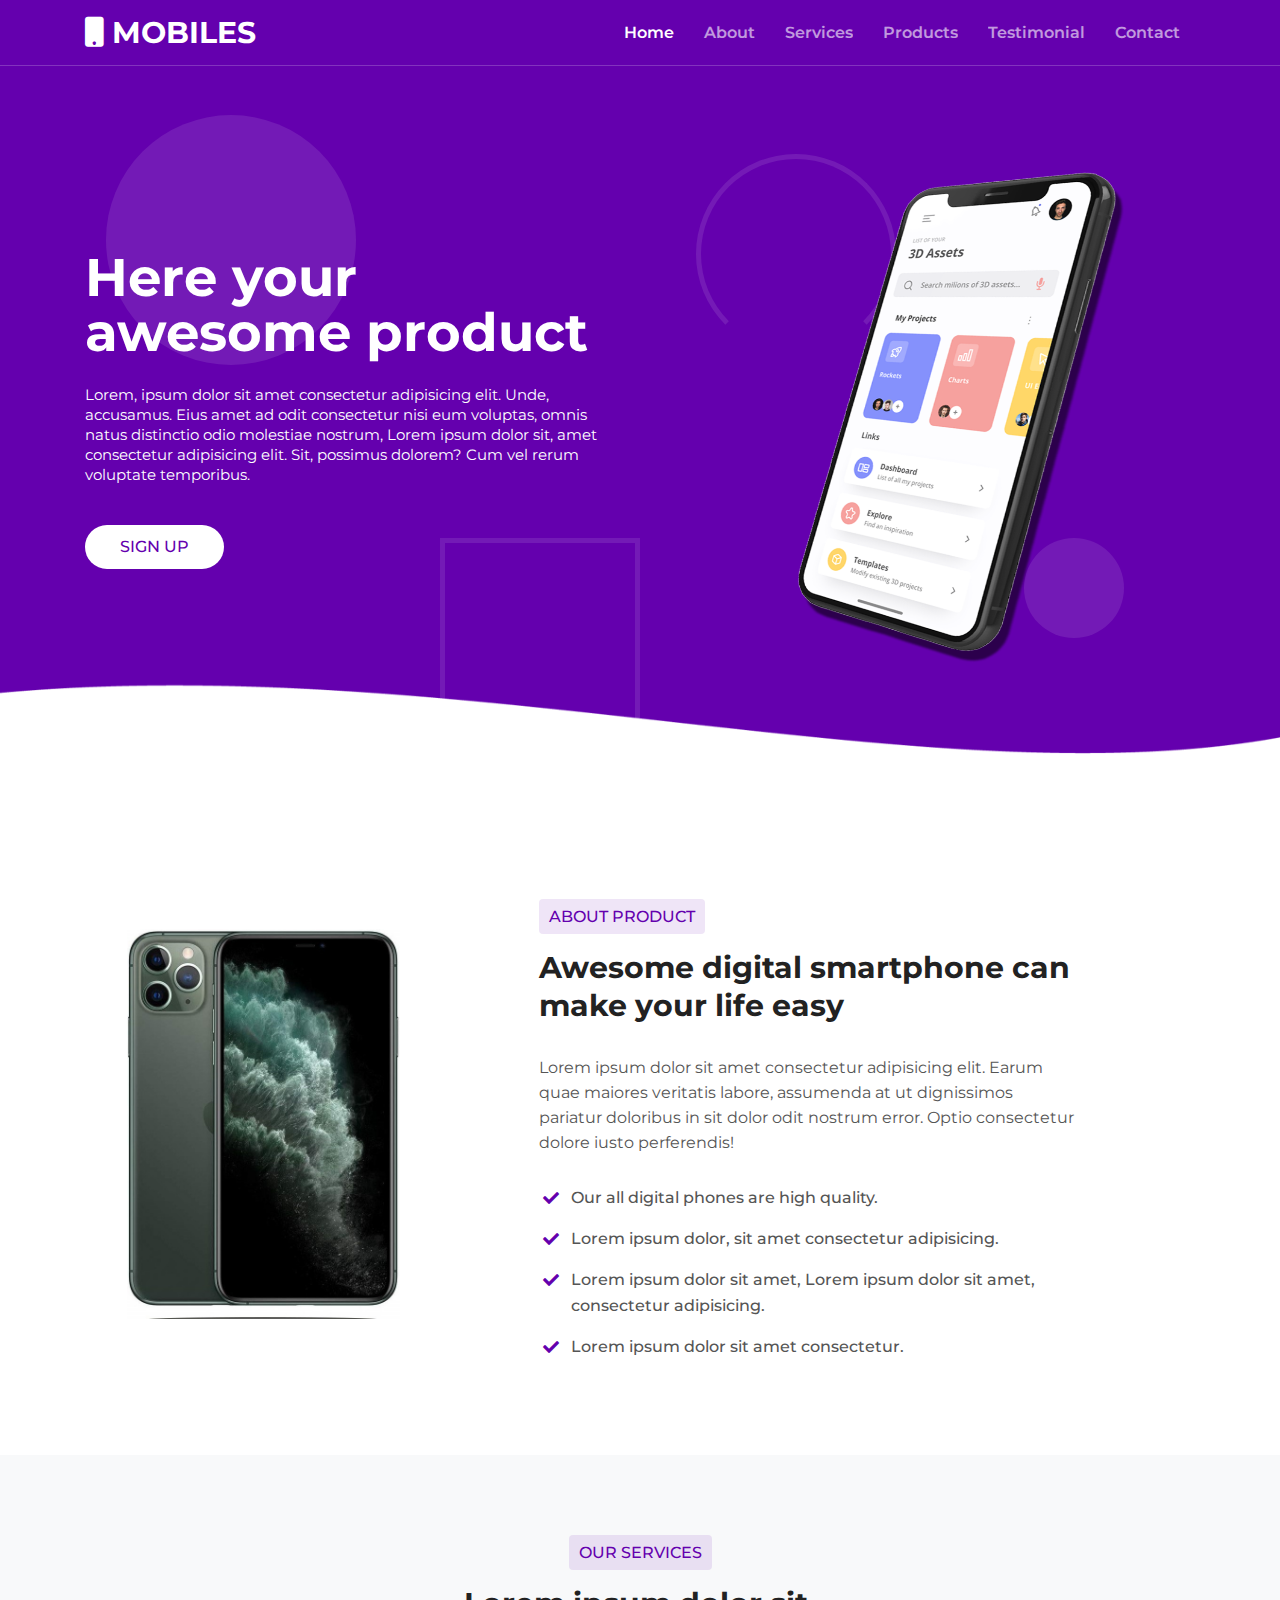
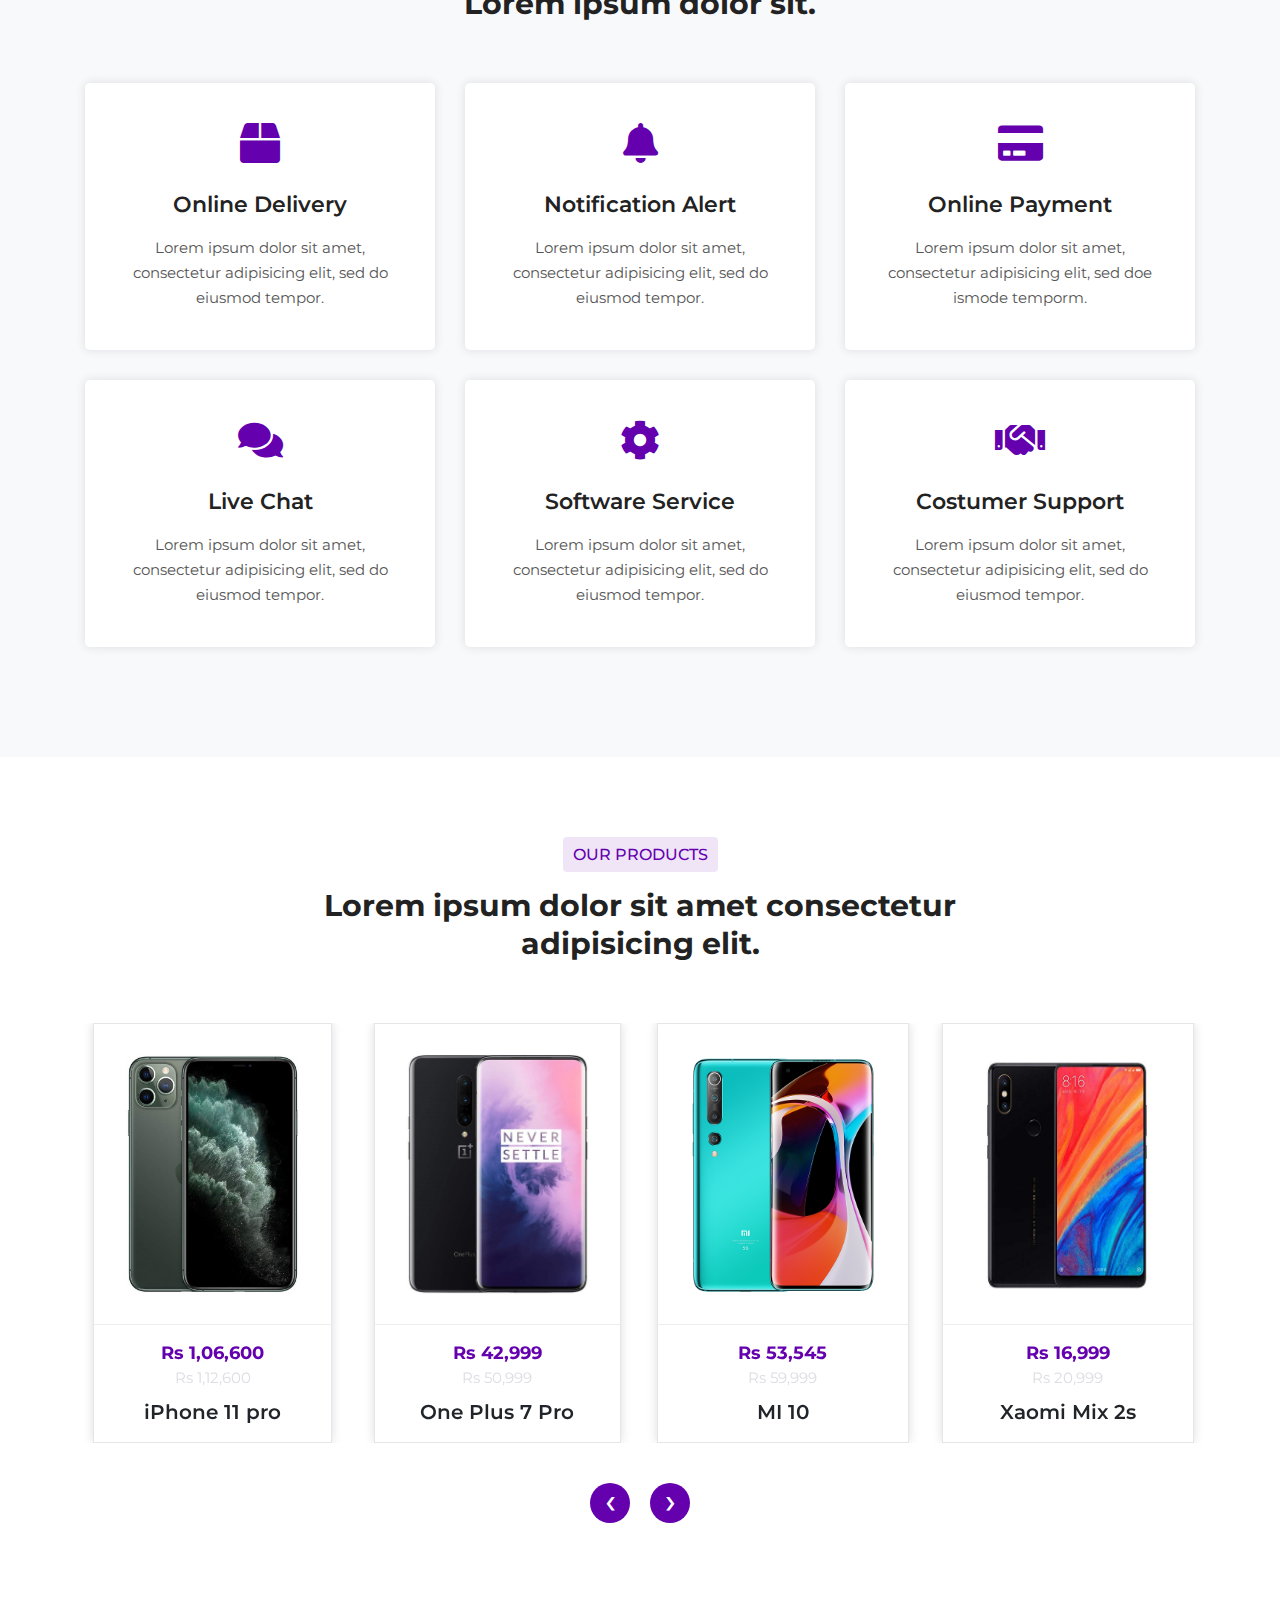
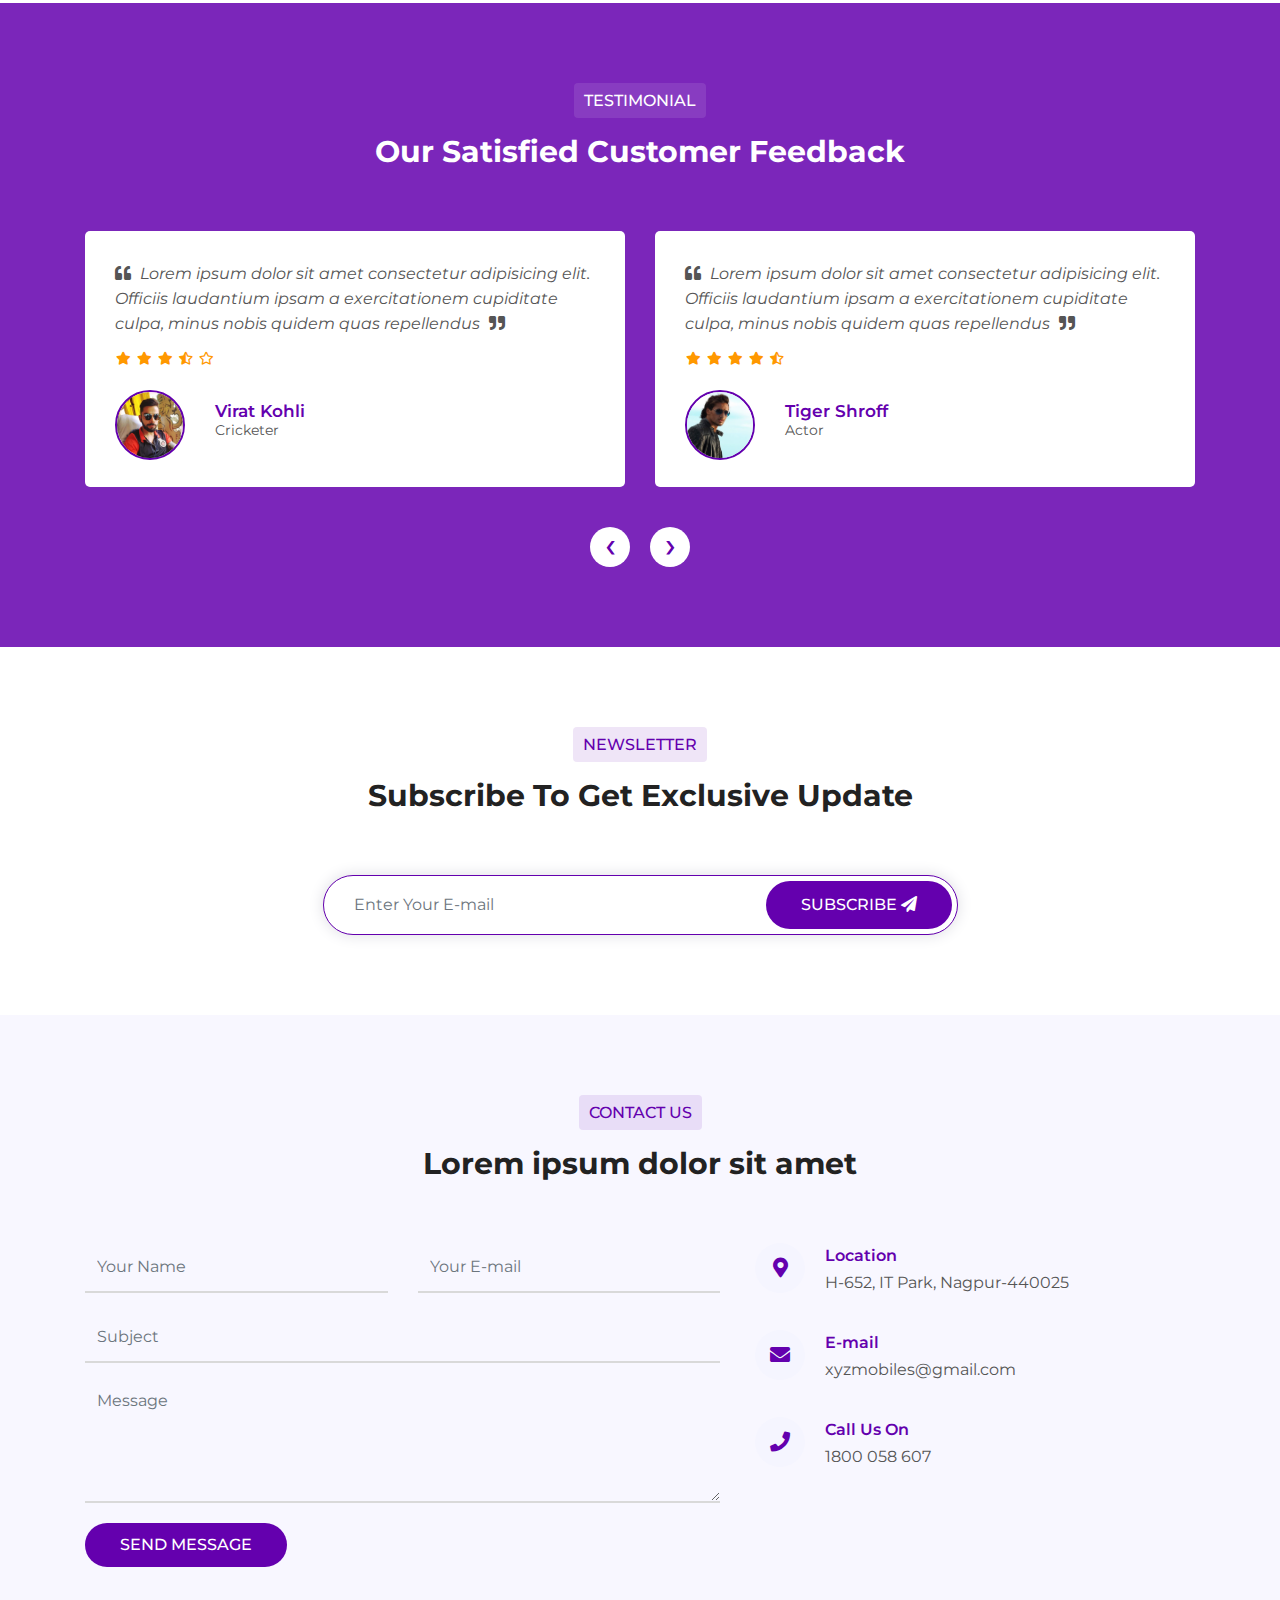
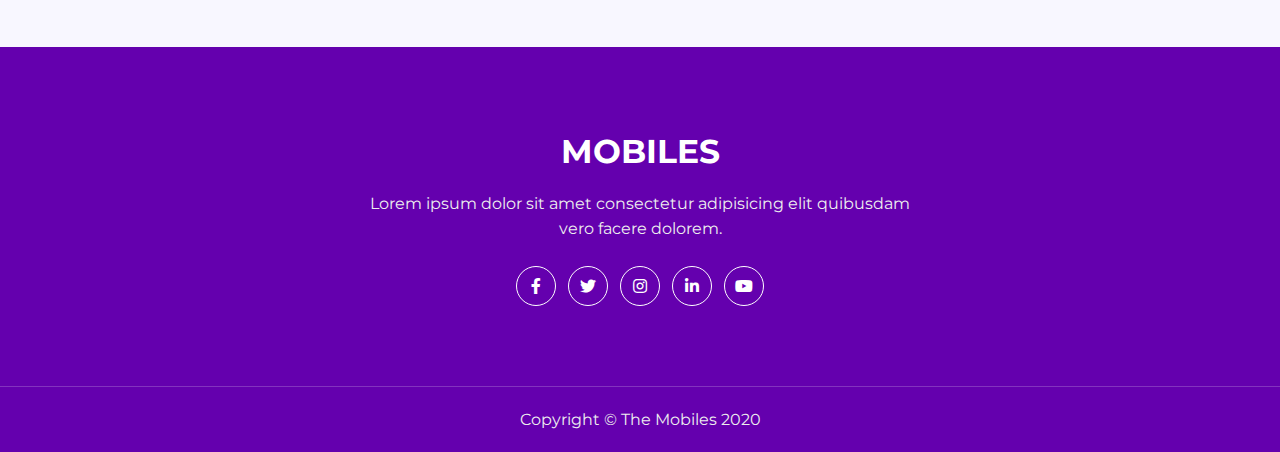
<file: index.html>
<!DOCTYPE html>
<html lang="en">

<head>
    <meta charset="UTF-8">
    <meta name="viewport" content="width=device-width, initial-scale=1.0">
    <!-- Bootstrap -->
    <link rel="stylesheet" href="css/bootstrap.min.css">
    <!-- Main css -->
    <link rel="stylesheet" href="css/style.css">
    <!-- Color Skin -->
    <link rel="stylesheet" href="css/skin/skin.css">
    <!-- Fontawesome -->
    <link rel="stylesheet" href="css/fontawesome.css">
    <!-- Oel carousel -->
    <link rel="stylesheet" href="css/owl.carousel.min.css">
    <!-- Responsive -->
    <link rel="stylesheet" href="css/responsive.css">

    <title>Mobile</title>
</head>
 
<body>

    <!-- Header Section -->

    <header class="header fixed-top">
        <div class="container">
            <nav class="navbar navbar-expand-lg navbar-light">
                <!-- Brand -->
                <a class="navbar-brand" href="#"><span class="logo-mob"></span> <i class="fas fa-mobile"></i> Mobiles</a>

                <!-- Toggler/collapsibe Button -->
                <button class="navbar-toggler" type="button" data-toggle="collapse" data-target="#collapsibleNavbar">
                    <span class="navbar-toggler-icon"></span>
                </button>

                <!-- Navbar links -->
                <div class="collapse navbar-collapse" id="collapsibleNavbar">
                    <ul class="navbar-nav ml-auto">
                        <li class="nav-item">
                            <a class="nav-link active" href="#home">Home</a>
                        </li>
                        <li class="nav-item">
                            <a class="nav-link" href="#about">About</a>
                        </li>
                        <li class="nav-item">
                            <a class="nav-link" href="#service">Services</a>
                        </li>
                        <li class="nav-item">
                            <a class="nav-link" href="#product">Products</a>
                        </li>
                        <li class="nav-item">
                            <a class="nav-link" href="#testimonial">Testimonial</a>
                        </li>
                        <li class="nav-item">
                            <a class="nav-link" href="#contact">Contact</a>
                        </li>
                    </ul>
                </div>
            </nav>
        </div>
    </header>


    <!-- Home Section -->

    <section class="home-section" id="home">
        <div class="bg-shapes">
            <div></div>
            <div></div>
            <div></div>
            <div></div>
            <div></div>
        </div>
        <div class="container">
            <div class="row">
                <div class="col-lg-6">
                    <div class="home-content">
                        <h1>Here your awesome product</h1>
                        <p>Lorem, ipsum dolor sit amet consectetur adipisicing elit. Unde, accusamus. Eius amet ad odit
                            consectetur nisi eum voluptas, omnis natus distinctio odio molestiae nostrum, Lorem ipsum
                            dolor sit, amet consectetur adipisicing elit. Sit, possimus dolorem? Cum vel rerum
                            voluptate temporibus.</p>
                        <a href="signup.html" class="btn mybtn1">Sign Up</a>
                    </div>
                </div>
                <div class="col-lg-6 order-first order-lg-last">
                    <div class="home-img">
                        <img src="img/homemob.png" alt="product">
                    </div>
                </div>
            </div>
        </div>
    </section>

    <!-- About section -->

    <section class="about-section" id="about">
        <div class="container">
            <div class="row ">
                <div class="col-mg-6">
                    <div class="about-img">
                        <img class="img-fluid" src="img/iphone 11 pro.jpg" alt="product">
                    </div>
                </div>
                <div class="col-lg-6 order-first order-lg-last">
                    <div class="section-title">
                        <h1 class="title">About Product</h1>
                        <h2 class="subtitle">Awesome digital smartphone can make your life easy</h2>
                    </div>
                    <div class="about-content">
                        <p>Lorem ipsum dolor sit amet consectetur adipisicing elit. Earum quae maiores veritatis labore,
                            assumenda at ut dignissimos pariatur doloribus in sit dolor odit nostrum error. Optio
                            consectetur dolore iusto perferendis!</p>
                        <ul class="list-unstyled">
                            <li><i class="fas fa-check"></i>Our all digital phones are high quality.</li>
                            <li><i class="fas fa-check"></i>Lorem ipsum dolor, sit amet consectetur adipisicing.</li>
                            <li><i class="fas fa-check"></i>Lorem ipsum dolor sit amet, Lorem ipsum dolor sit amet,
                                consectetur adipisicing.</li>
                            <li><i class="fas fa-check"></i>Lorem ipsum dolor sit amet consectetur.</li>
                        </ul>
                    </div>
                </div>
            </div>
        </div>
    </section>

    <!-- Services section -->

    <section class="service-section bg-light" id="service">
        <div class="container">
            <div class="row justify-content-center">
                <div class="col-lg-7">
                    <div class="section-title">
                        <h1 class="title">Our Services</h1>
                        <h2 class="subtitle">Lorem ipsum dolor sit.</h2>
                    </div>
                </div>
            </div>
            <div class="row">
                <!-- Service item -->
                <div class="col-md-6 col-lg-4 d-flex">
                    <div class="col-lg-12 service-item">
                        <div class="icon"><i class="fa fa-box"></i></div>
                        <h3>Online Delivery</h3>
                        <p>Lorem ipsum dolor sit amet, consectetur adipisicing elit, sed do eiusmod tempor.</p>
                    </div>
                </div>
                <div class="col-md-6 col-lg-4 d-flex">
                    <div class="col-lg-12 service-item">
                        <div class="icon"><i class="fas fa-bell"></i></div>
                        <h3>Notification Alert</h3>
                        <p>Lorem ipsum dolor sit amet, consectetur adipisicing elit, sed do eiusmod tempor.</p>
                    </div>
                </div>
                <div class="col-md-6 col-lg-4 d-flex">
                    <div class="col-lg-12 service-item">
                        <div class="icon"><i class="fa fa-credit-card"></i></div>
                        <h3>Online Payment</h3>
                        <p>Lorem ipsum dolor sit amet, consectetur adipisicing elit, sed doe ismode temporm.</p>
                    </div>
                </div>
                <div class="col-md-6 col-lg-4 d-flex">
                    <div class="col-lg-12 service-item">
                        <div class="icon"><i class="fa fa-comments"></i></div>
                        <h3>Live Chat</h3>
                        <p>Lorem ipsum dolor sit amet, consectetur adipisicing elit, sed do eiusmod tempor.</p>
                    </div>
                </div>
                <div class="col-md-6 col-lg-4 d-flex">
                    <div class="col-lg-12 service-item">
                        <div class="icon"><i class="fa fa-cog"></i></div>
                        <h3>Software Service</h3>
                        <p>Lorem ipsum dolor sit amet, consectetur adipisicing elit, sed do eiusmod tempor.</p>
                    </div>
                </div>
                <div class="col-md-6 col-lg-4 d-flex">
                    <div class="col-lg-12 service-item">
                        <div class="icon"><i class="fas fa-handshake"></i></div>
                        <h3>Costumer Support</h3>
                        <p>Lorem ipsum dolor sit amet, consectetur adipisicing elit, sed do eiusmod tempor.</p>
                    </div>
                </div>
            </div>
        </div>
    </section>

    <!-- Product section -->

    <section class="product-section" id="product">
        <div class="container">
            <div class="row justify-content-center">
                <div class="col-lg-7">
                    <div class="section-title">
                        <h1 class="title">Our Products</h1>
                        <h2 class="subtitle">Lorem ipsum dolor sit amet consectetur adipisicing elit.</h2>
                    </div>
                </div>
            </div>
            <div class="row justify-content-center">
                <div class="owl-carousel" id="product-carousel">
                    <!-- product item 1-->
                    <div class="col-lg-12 d-flex">
                        <div class="product-item">
                            <div class="product-img">
                                <img class="img-fluid" src="img/mobs/iphone 11 pr.jpg" alt="product">
                                <div class="overlay d-flex">
                                    <a href="iphone.html" class="btn mybtn1">Buy Now</a>
                                </div>
                            </div>
                            <div class="product-content">
                                <div class="product-price">
                                    <p class="new-price">Rs 1,06,600</p>
                                    <p class="old-price">Rs 1,12,600</p>
                                </div>
                                <h5 class="product-name">iPhone 11 pro</h5>
                            </div>
                        </div>
                    </div>
                    <!-- product item 2-->
                    <div class="col-lg-12 d-flex">
                        <div class="product-item">
                            <div class="product-img">
                                <img class="img-fluid" src="img/mobs/one plus 7 pro.jpg" alt="product">
                                <div class="overlay d-flex">
                                    <a href="phone2.html" class="btn mybtn1">Buy Now</a>
                                </div>
                            </div>
                            <div class="product-content">
                                <div class="product-price">
                                    <p class="new-price">Rs 42,999</p>
                                    <p class="old-price">Rs 50,999</p>
                                </div>
                                <h5 class="product-name">One Plus 7 Pro</h5>
                            </div>
                        </div>
                    </div>
                    <!-- product item 3-->
                    <div class="col-lg-12 d-flex">
                        <div class="product-item">
                            <div class="product-img">
                                <img class="img-fluid" src="img/mobs/mi 10.jpg" alt="product">
                                <div class="overlay d-flex">
                                    <a href="phone3.html" class="btn mybtn1">Buy Now</a>
                                </div>
                            </div>
                            <div class="product-content">
                                <div class="product-price">
                                    <p class="new-price">Rs 53,545</p>
                                    <p class="old-price">Rs 59,999</p>
                                </div>
                                <h5 class="product-name">MI 10</h5>
                            </div>
                        </div>
                    </div>
                    <!-- product item 4-->
                    <div class="col-lg-12 d-flex">
                        <div class="product-item">
                            <div class="product-img">
                                <img class="img-fluid" src="img/mobs/xaomi mix 2s.jpg" alt="product">
                                <div class="overlay d-flex">
                                    <a href="phone4.html" class="btn mybtn1">Buy Now</a>
                                </div>
                            </div>
                            <div class="product-content">
                                <div class="product-price">
                                    <p class="new-price">Rs 16,999</p>
                                    <p class="old-price">Rs 20,999</p>
                                </div>
                                <h5 class="product-name">Xaomi Mix 2s</h5>
                            </div>
                        </div>
                    </div>
                    <!-- product item 5-->
                    <div class="col-lg-12 d-flex">
                        <div class="product-item">
                            <div class="product-img">
                                <img class="img-fluid" src="img/mobs/huawei p30 pro.jpg" alt="product">
                                <div class="overlay d-flex">
                                    <a href="phone5.html" class="btn mybtn1">Buy Now</a>
                                </div>
                            </div>
                            <div class="product-content">
                                <div class="product-price">
                                    <p class="new-price">Rs 54,999</p>
                                    <p class="old-price">Rs 60,999</p>
                                </div>
                                <h5 class="product-name">Huawei P30 Pro</h5>
                            </div>
                        </div>
                    </div>
                    <!-- product item 6-->
                    <div class="col-lg-12 d-flex">
                        <div class="product-item">
                            <div class="product-img">
                                <img class="img-fluid" src="img/mobs/samsung galaxy 20 ultra.jpeg" alt="product">
                                <div class="overlay d-flex">
                                    <a href="phone6.html" class="btn mybtn1">Buy Now</a>
                                </div>
                            </div>
                            <div class="product-content">
                                <div class="product-price">
                                    <p class="new-price">Rs 42,999</p>
                                    <p class="old-price">Rs 45,999</p>
                                </div>
                                <h5 class="product-name">Samsung Galaxy</h5>
                            </div>
                        </div>
                    </div>
                    <!-- product item 7-->
                    <div class="col-lg-12 d-flex">
                        <div class="product-item">
                            <div class="product-img">
                                <img class="img-fluid" src="img/mobs/realme 5i.jpg" alt="product">
                                <div class="overlay d-flex">
                                    <a href="phone7.html" class="btn mybtn1">Buy Now</a>
                                </div>
                            </div>
                            <div class="product-content">
                                <div class="product-price">
                                    <p class="new-price">Rs 12,999</p>
                                    <p class="old-price">Rs 15,499</p>
                                </div>
                                <h5 class="product-name">Realme 5i</h5>
                            </div>
                        </div>
                    </div>
                    <!-- product item 8-->
                    <div class="col-lg-12 d-flex">
                        <div class="product-item">
                            <div class="product-img">
                                <img class="img-fluid" src="img/mobs/poco f1.jpg" alt="product">
                                <div class="overlay d-flex">
                                    <a href="phone8.html" class="btn mybtn1">Buy Now</a>
                                </div>
                            </div>
                            <div class="product-content">
                                <div class="product-price">
                                    <p class="new-price">Rs 22,999</p>
                                    <p class="old-price">Rs 28,999</p>
                                </div>
                                <h5 class="product-name">Poco F1</h5>
                            </div>
                        </div>
                    </div>
                </div>
                <!-- End -->
            </div>
        </div>
    </section>


    <!-- Testimonial -->
    <section class="testimonial-section" id="testimonial">
        <div class="container">
            <div class="row justify-content-center">
                <div class="col-lg-7">
                    <div class="section-title">
                        <h1 class="title">Testimonial</h1>
                        <h2 class="subtitle">Our Satisfied Customer Feedback</h2>
                    </div>
                </div>
            </div>
            <div class="row">
                <div class="owl-carousel" id="testinomial-carousel">
                    <!-- Testi item 1-->
                    <div class="col-lg-12 d-flex">
                        <div class="testi-item">
                            <div class="testi-comment">
                                <p>
                                    <i class="fas fa-quote-left"></i>
                                    Lorem ipsum dolor sit amet consectetur adipisicing elit. Officiis laudantium ipsam a
                                    exercitationem cupiditate culpa, minus nobis quidem quas repellendus
                                    <i class="fas fa-quote-right"></i>
                                </p>
                                <ul class="stars list-unstyled">
                                    <li><i class="fas fa-star"></i></li>
                                    <li><i class="fas fa-star"></i></li>
                                    <li><i class="fas fa-star"></i></li>
                                    <li><i class="fas fa-star-half-alt"></i></li>
                                    <li><i class="far fa-star"></i></li>
                                </ul>
                            </div>
                            <div class="client-info">
                                <img src="img/testimonial/1.jpg" alt="testimonial">
                                <h5>Virat Kohli</h5>
                                <p>Cricketer</p>
                            </div>
                        </div>
                    </div>
                    <!-- Testi item 2-->
                    <div class="col-lg-12 d-flex">
                        <div class="testi-item">
                            <div class="testi-comment">
                                <p>
                                    <i class="fas fa-quote-left"></i>
                                    Lorem ipsum dolor sit amet consectetur adipisicing elit. Officiis laudantium ipsam a
                                    exercitationem cupiditate culpa, minus nobis quidem quas repellendus
                                    <i class="fas fa-quote-right"></i>
                                </p>
                                <ul class="stars list-unstyled">
                                    <li><i class="fas fa-star"></i></li>
                                    <li><i class="fas fa-star"></i></li>
                                    <li><i class="fas fa-star"></i></li>
                                    <li><i class="fas fa-star"></i></li>
                                    <li><i class="fas fa-star-half-alt"></i></li>
                                </ul>
                            </div>
                            <div class="client-info">
                                <img src="img/testimonial/2.jpg" alt="testimonial">
                                <h5>Tiger Shroff</h5>
                                <p>Actor</p>
                            </div>
                        </div>
                    </div>
                    <!-- Testi item 3 -->
                    <div class="col-lg-12 d-flex">
                        <div class="testi-item">
                            <div class="testi-comment">
                                <p>
                                    <i class="fas fa-quote-left"></i>
                                    Lorem ipsum dolor sit amet consectetur adipisicing elit. Officiis laudantium ipsam a
                                    exercitationem cupiditate culpa, minus nobis quidem quas repellendus
                                    <i class="fas fa-quote-right"></i>
                                </p>
                                <ul class="stars list-unstyled">
                                    <li><i class="fas fa-star"></i></li>
                                    <li><i class="fas fa-star"></i></li>
                                    <li><i class="fas fa-star"></i></li>
                                    <li><i class="fas fa-star"></i></li>
                                    <li><i class="fas fa-star"></i></li>
                            </div>
                            <div class="client-info">
                                <img src="img/testimonial/3.png" alt="testimonial">
                                <h5>Saurabh Meharkar</h5>
                                <p>Student</p>
                            </div>
                        </div>
                    </div>
                    <!-- End -->
                </div>
            </div>
        </div>
    </section>

    <!-- New-letter section -->
    <section class="newsletter-section">
        <div class="container">
            <div class="row justify-content-center">
                <div class="col-lg-7">
                    <div class="section-title">
                        <h1 class="title">Newsletter</h1>
                        <h2 class="subtitle">Subscribe To Get Exclusive Update</h2>
                    </div>
                </div>
            </div>
            <div class="row justify-content-center">
                <div class="col-md-10 col-lg-7">
                    <div class="newsletter-form">
                        <div class="form-group">
                            <input type="text" class="form-control" placeholder="Enter Your E-mail">
                        </div>
                        <button type="submit" class="btn mybtn2">
                            <span> Subscribe</span>
                            <i class="fa fa-paper-plane"></i>
                        </button>
                    </div>
                </div>
            </div>
        </div>
    </section>

    <!-- Contact Section -->

    <section class="contact-section" id="contact">
        <div class="container">
            <div class="row justify-content-center">
                <div class="col-lg-7">
                    <div class="section-title">
                        <h1 class="title">Contact Us</h1>
                        <h2 class="subtitle">Lorem ipsum dolor sit amet</h2>
                    </div>
                </div>
            </div>
            <div class="row">
                <div class="col-lg-7">
                    <form class="contact-form">
                        <div class="row">
                            <div class="col-lg-6">
                                <div class="form-group">
                                    <input type="text" class="form-control" placeholder="Your Name">
                                </div>
                            </div>
                            <div class="col-lg-6">
                                <div class="form-group">
                                    <input type="text" class="form-control" placeholder="Your E-mail">
                                </div>
                            </div>
                        </div>
                        <div class="row">
                            <div class="col-md-12">
                                <div class="form-group">
                                    <input type="text" class="form-control" placeholder="Subject">
                                </div>
                            </div>
                            <div class="col-md-12">
                                <div class="form-group">
                                    <textarea class="form-control" name="text" id="" cols="90" rows="2"
                                        placeholder="Message"></textarea>
                                </div>
                            </div>
                        </div>
                        <div class="row">
                            <div class="col-md-12">
                                <button type="submit" class="btn mybtn2">Send Message</button>
                            </div>
                        </div>
                    </form>
                </div>
                <div class="col-mg-5 order-first order-md-last">
                    <!-- Contact Item Location -->
                    <div class="contact-item">
                        <div class="icon">
                            <i class="fas fa-map-marker-alt"></i>
                        </div>
                        <div>
                            <h5>Location</h5>
                            <p>H-652, IT Park, Nagpur-440025</p>
                        </div>
                    </div>
                    <!-- Contact Email -->
                    <div class="contact-item">
                        <div class="icon">
                            <i class="fas fa-envelope"></i>
                        </div>
                        <div>
                            <h5>E-mail</h5>
                            <p>xyzmobiles@gmail.com</p>
                        </div>
                    </div>
                    <!-- Contact Item Phone -->
                    <div class="contact-item">
                        <div class="icon">
                            <i class="fas fa-phone"></i>
                        </div>
                        <div>
                            <h5>Call Us On</h5>
                            <p>1800 058 607</p>
                        </div>
                    </div>
                </div>
            </div>
        </div>
    </section>

    <!-- Footer Section -->
    <footer class="footer">
        <div class="container">
            <div class="row justify-content-center">
                <div class="col-lg-6">
                    <div class="footer-logo">
                        <a href="#"><span class="logo-mob"></span> MOBILES</a>
                    </div>
                    <div class="footer-text">
                        <p>Lorem ipsum dolor sit amet consectetur adipisicing elit quibusdam vero
                         facere dolorem.</p> 
                    </div>
                    <div class="footer-social-link">
                        <a href="#"><i class="fab fa-facebook-f"></i></a>
                        <a href="#"><i class="fab fa-twitter"></i></a>
                        <a href="#"><i class="fab fa-instagram"></i></a>
                        <a href="#"><i class="fab fa-linkedin-in"></i></a>
                        <a href="#"><i class="fab fa-youtube"></i></a>
                    </div>
                </div>
            </div>
        </div>
        <div class="copyright">
            <p> Copyright &copy; The Mobiles 2020</p>
        </div>
    </footer>




    <!-- Jquery -->
    <script src="js/jquery.min.js"></script>
    <!-- Popper -->
    <script src="js/popper.min.js"></script>
    <!-- Bootstrap -->
    <script src="js/bootstrap.min.js"></script>
    <!-- Owl corousel -->
    <script src="js/owl.carousel.min.js"></script>
    <!-- Main Js -->
    <script src="js/main.js"></script>


</body>

</html>
</file>
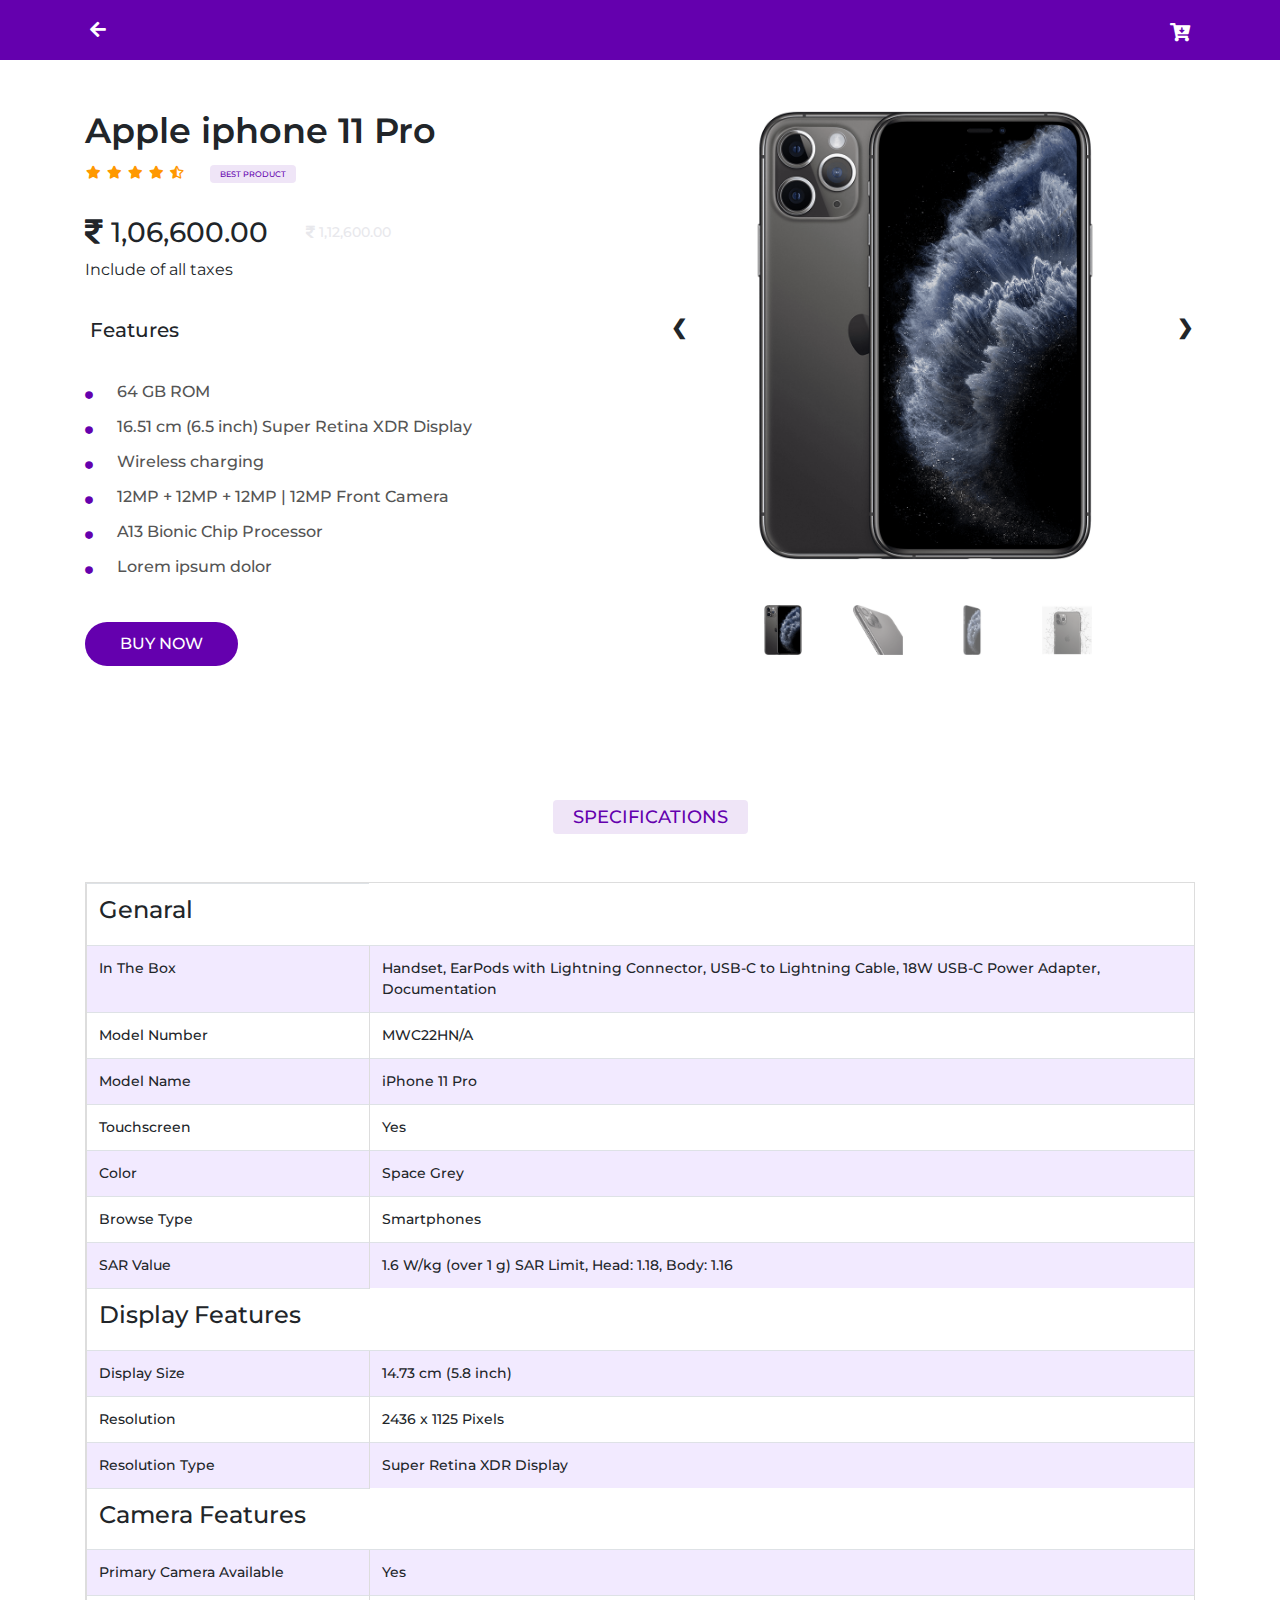
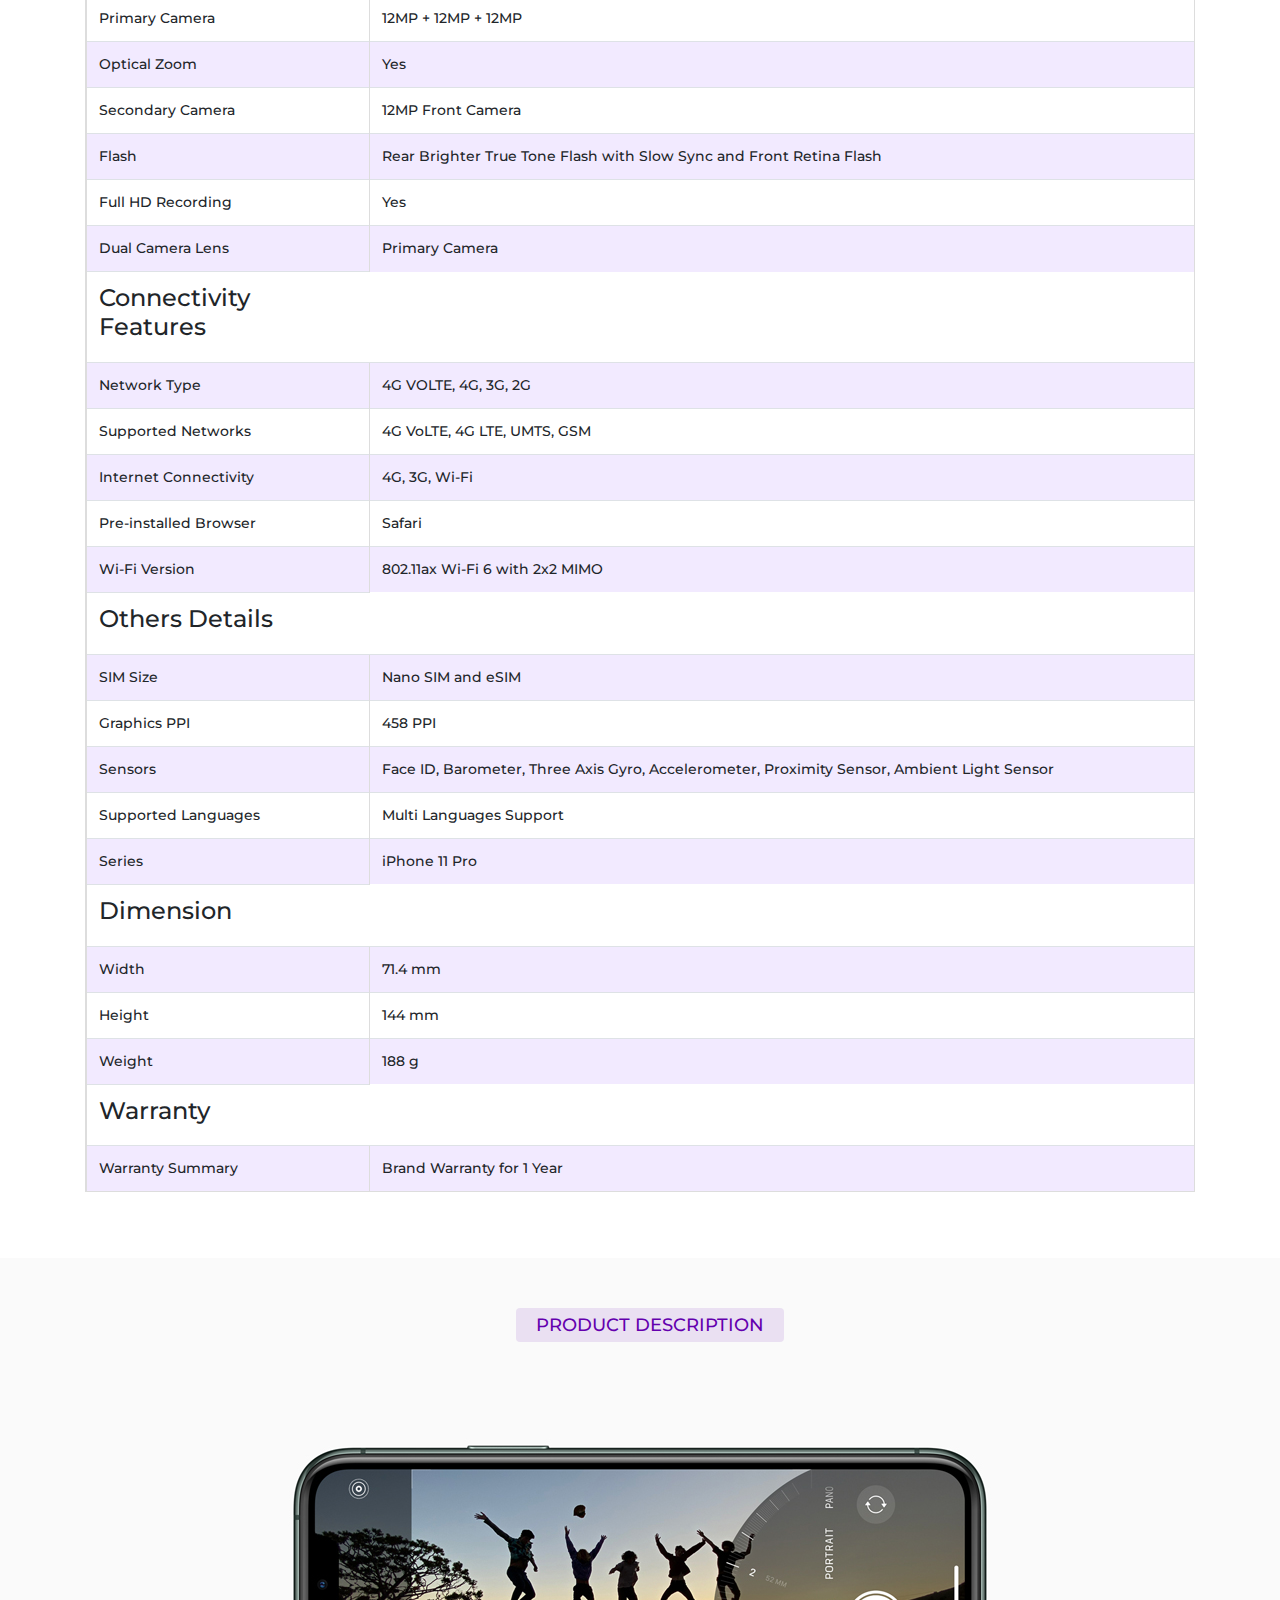
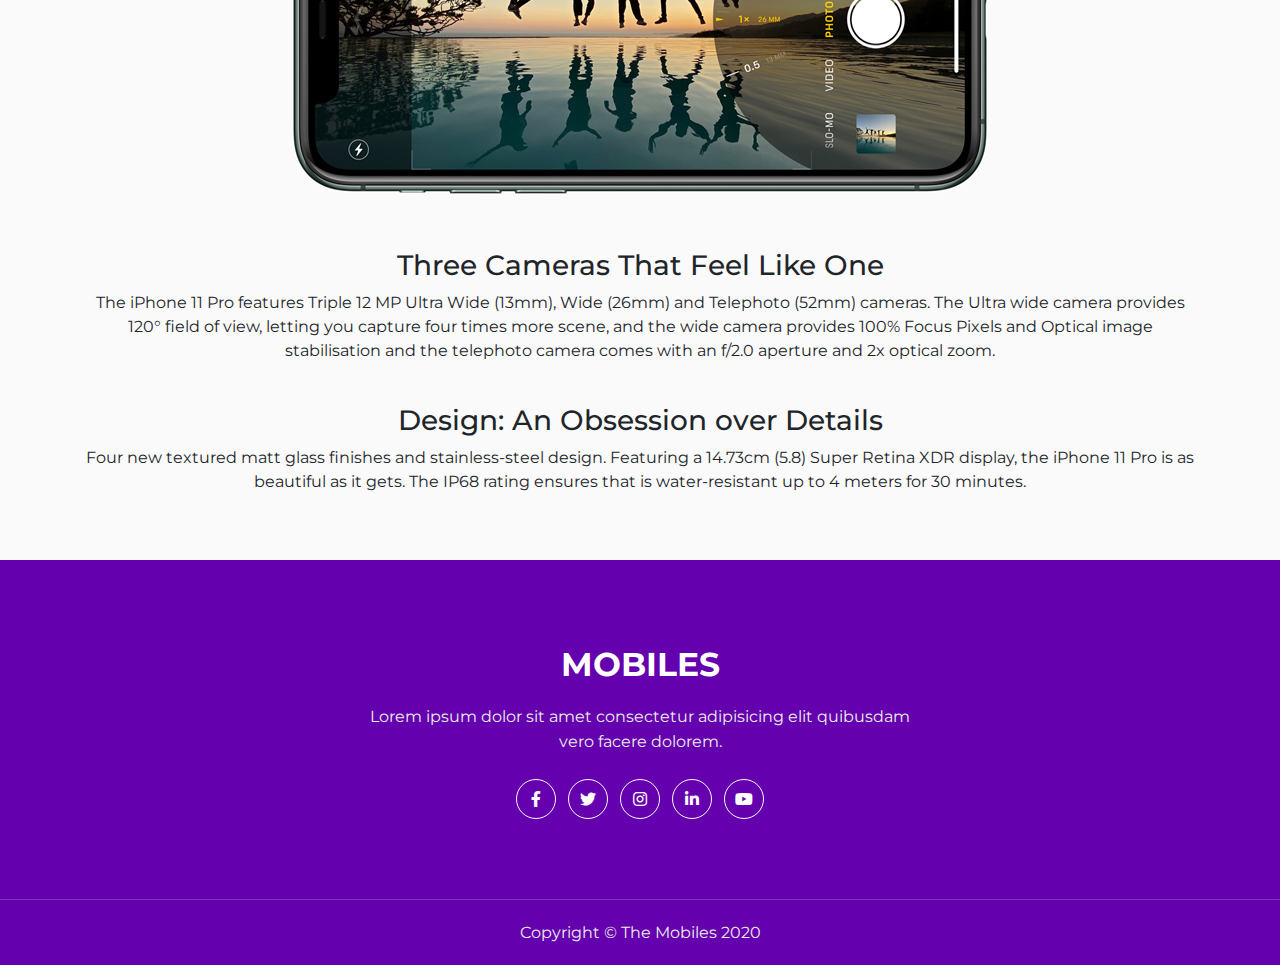
<file: iphone.html>
<!DOCTYPE html>
<html lang="en">

<head>
    <meta charset="UTF-8">
    <meta name="viewport" content="width=device-width, initial-scale=1.0">
    <title>i Phone 11 Pro</title>
    <!-- Bootstrap -->
    <link rel="stylesheet" href="css/bootstrap.min.css">
    <!-- Main css -->
    <link rel="stylesheet" href="css/iphone.css">
    <!-- Color Skin -->
    <link rel="stylesheet" href="css/skin/skin.css">
    <!-- Fontawesome -->
    <link rel="stylesheet" href="css/fontawesome.css">
</head>

<body>

    <!-- Top section -->

    <header class="header">
        <div class="container">
            <div class="top-bar">
                <div class="row">
                    <div class="back-arrow">
                        <a href="index.html"><i class=" fas fa-arrow-left"></i></a>
                    </div>
                    <div class="cart">
                        <i class="fas fa-cart-arrow-down"></i>
                    </div>
                </div>
            </div>
        </div>
    </header>


    <!-- second : Content and image section -->

    <section class="second-sec">
        <div class="container">
            <div class="row">

                <div class="col-lg-6">
                    <div class="phone-content">
                        <h2>Apple iphone 11 Pro</h2>
                        <div class="rating list-unstyled">
                            <li><i class="fas fa-star"></i></li>
                            <li><i class="fas fa-star"></i></li>
                            <li><i class="fas fa-star"></i></li>
                            <li><i class="fas fa-star"></i></li>
                            <li><i class="fas fa-star-half-alt"></i></li>
                            <li class="section-title">
                                <h1 class="title">Best Product</h1>
                            </li>
                        </div>
                    </div>

                    <div class="price-content ">
                        <div class="price">
                            <h3><i class="fa fa-rupee-sign"></i> 1,06,600.00</h3>
                            <h6><i class="fa fa-rupee-sign"></i> 1,12,600.00</h6>
                        </div>
                        <p>Include of all taxes</p>
                    </div>

                    <div class="heightlight">
                        <div class="heading">
                            <h3>Features</h3>
                        </div>
                        <div class="heighlight-content">
                            <ul class="list-unstyled">
                                <li><i class="fas fa-circle"></i>64 GB ROM</li>
                                <li><i class="fas fa-circle"></i>16.51 cm (6.5 inch) Super Retina XDR Display</li>
                                <li><i class="fas fa-circle"></i>Wireless charging</li>
                                <li><i class="fas fa-circle"></i>12MP + 12MP + 12MP | 12MP Front Camera</li>
                                <li><i class="fas fa-circle"></i>A13 Bionic Chip Processor</li>
                                <li><i class="fas fa-circle"></i>Lorem ipsum dolor</li>
                            </ul>
                        </div>
                    </div>
                    <button class="btn mybtn2">
                        <a href="payment.html" style="color: #ffffff;">Buy Now</a>
                    </button>
                </div>


                <div class="col-lg-6 mob">
                    <div class="img-section">
                        <div class="mySlides">
                            <div class="numbertext"></div>
                            <img src="img/iphone/iphone 1.png">
                        </div>

                        <div class="mySlides">
                            <div class="numbertext"></div>
                            <img src="img/iphone/iphone 2.png">
                        </div>

                        <div class="mySlides">
                            <div class="numbertext"></div>
                            <img src="img/iphone/iphone 3.png">
                        </div>

                        <div class="mySlides">
                            <div class="numbertext"></div>
                            <img src="img/iphone/iphone 4.png">
                        </div>
                        <a class="prev" onclick="plusSlides(-1)">❮</a>
                        <a class="next" onclick="plusSlides(1)">❯</a>


                        <div class="row justify-content-center">
                            <div class="column">
                                <img class="demo cursor" src="img/iphone/iphone 1.png" style="max-height: 50px;"
                                    onclick="currentSlide(1)" alt="phone">
                            </div>
                            <div class="column">
                                <img class="demo cursor" src="img/iphone/iphone 2.png" style="max-height: 50px;"
                                    onclick="currentSlide(2)" alt="phone">
                            </div>
                            <div class="column">
                                <img class="demo cursor" src="img/iphone/iphone 3.png" style="max-height: 50px;"
                                    onclick="currentSlide(3)" alt="phone">
                            </div>
                            <div class="column">
                                <img class="demo cursor" src="img/iphone/iphone 4.png" style="max-height: 50px;"
                                    onclick="currentSlide(3)" alt="phone">
                            </div>
                        </div>
                    </div>
                </div>

            </div>
        </div>
    </section>


    <!-- Third : Table section -->

    <section class="third-sec">
        <div class="container">
            <div class="row justify-content-center">
                <div class="section-title">
                    <h1 class="title">Specifications</h1>
                </div>
            </div>
            <div class="container">
                <div class="row">
                    <div class="speci-content">
                        <div class="table">
                            <table>
                                <tr>
                                    <!-- Heading table 1 -->
                                    <td>
                                        <h4>Genaral</h4>
                                    </td>
                                </tr>
                                <tr>
                                    <td>In The Box</td>
                                    <td>Handset, EarPods with Lightning Connector,
                                        USB-C to Lightning Cable, 18W USB-C Power Adapter,
                                        Documentation</td>
                                </tr>
                                <tr>
                                    <td>Model Number</td>
                                    <td>MWC22HN/A</td>
                                </tr>
                                <tr>
                                    <td>Model Name</td>
                                    <td>iPhone 11 Pro</td>
                                </tr>
                                <tr>
                                    <td>Touchscreen</td>
                                    <td>Yes</td>
                                </tr>
                                <tr>
                                    <td>Color</td>
                                    <td>Space Grey</td>
                                </tr>
                                <tr>
                                    <td>Browse Type</td>
                                    <td>Smartphones</td>
                                </tr>
                                <tr>
                                    <td>SAR Value</td>
                                    <td>1.6 W/kg (over 1 g) SAR Limit, Head: 1.18, Body: 1.16
                                    </td>
                                </tr>
                                <!-- Heading table 2 -->
                                <tr>
                                    <td>
                                        <h4>Display Features</h4>
                                    </td>
                                </tr>
                                <tr>
                                    <td>Display Size</td>
                                    <td>14.73 cm (5.8 inch)</td>
                                </tr>
                                <tr>
                                    <td>Resolution</td>
                                    <td>2436 x 1125 Pixels</td>
                                </tr>
                                <tr>
                                    <td>Resolution Type</td>
                                    <td>Super Retina XDR Display</td>
                                </tr>
                                <!-- Heading table 3 -->
                                <tr>
                                    <td>
                                        <h4>Camera Features</h4>
                                    </td>
                                </tr>
                                <tr>
                                    <td>Primary Camera Available</td>
                                    <td>Yes</td>
                                </tr>
                                <tr>
                                    <td>Primary Camera</td>
                                    <td>12MP + 12MP + 12MP</td>
                                </tr>
                                <tr>
                                    <td>Optical Zoom</td>
                                    <td>Yes</td>
                                </tr>
                                <tr>
                                    <td>Secondary Camera</td>
                                    <td>12MP Front Camera</td>
                                </tr>
                                <tr>
                                    <td>Flash</td>
                                    <td>Rear Brighter True Tone Flash with Slow Sync and Front Retina Flash</td>
                                </tr>
                                <tr>
                                    <td>Full HD Recording</td>
                                    <td>Yes</td>
                                </tr>
                                <tr>
                                    <td>Dual Camera Lens</td>
                                    <td>Primary Camera</td>
                                </tr>
                                <!-- Heading table 4 -->
                                <tr>
                                    <td>
                                        <h4>Connectivity Features</h4>
                                    </td>
                                </tr>
                                <tr>
                                    <td>Network Type</td>
                                    <td>4G VOLTE, 4G, 3G, 2G </td>
                                </tr>
                                <tr>
                                    <td>Supported Networks</td>
                                    <td>4G VoLTE, 4G LTE, UMTS, GSM</td>
                                </tr>
                                <tr>
                                    <td>Internet Connectivity</td>
                                    <td>4G, 3G, Wi-Fi</td>
                                </tr>
                                <tr>
                                    <td>Pre-installed Browser</td>
                                    <td>Safari</td>
                                </tr>
                                <tr>
                                    <td>Wi-Fi Version</td>
                                    <td>802.11ax Wi-Fi 6 with 2x2 MIMO</td>
                                </tr>
                                <!-- Heading table 5 -->
                                <tr>
                                    <td>
                                        <h4>Others Details</h4>
                                    </td>
                                </tr>
                                <tr>
                                    <td>SIM Size</td>
                                    <td>Nano SIM and eSIM</td>
                                </tr>
                                <tr>
                                    <td>Graphics PPI</td>
                                    <td>458 PPI</td>
                                </tr>
                                <tr>
                                    <td>Sensors</td>
                                    <td>Face ID, Barometer, Three Axis Gyro, Accelerometer, Proximity Sensor, Ambient
                                        Light Sensor</td>
                                </tr>
                                <tr>
                                    <td>Supported Languages</td>
                                    <td>Multi Languages Support</td>
                                </tr>
                                <tr>
                                    <td>Series</td>
                                    <td>iPhone 11 Pro</td>
                                </tr>
                                <!-- Heading table 6 -->
                                <tr>
                                    <td>
                                        <h4>Dimension</h4>
                                    </td>
                                </tr>
                                <tr>
                                    <td>Width</td>
                                    <td>71.4 mm</td>
                                </tr>
                                <tr>
                                    <td>Height</td>
                                    <td>144 mm</td>
                                </tr>

                                <tr>
                                    <td>Weight</td>
                                    <td>188 g</td>
                                </tr>
                                <!-- Heading table 7 -->
                                <tr>
                                    <td>
                                        <h4>Warranty</h4>
                                    </td>
                                </tr>
                                <tr>
                                    <td>Warranty Summary</td>
                                    <td>Brand Warranty for 1 Year</td>
                                </tr>
                            </table>
                        </div>
                    </div>
                </div>
            </div>
        </div>
    </section>


    <!-- Fourth : Product describtion section -->

    <section class="fourth-sec">
        <div class="container">
            <div class="row justify-content-center">
                <div class="section-title">
                    <h1 class="title">Product Description</h1>
                </div>
            </div>
            <div class="container">

                <div class="row justify-content-center">
                    <div class="product-img">
                        <img src="img/iphone/Apple_iPhone.jpg" alt="phone">
                    </div>
                    <div class="product-content">
                        <div class="text">

                            <h3>Three Cameras That Feel Like One</h3>
                            <p> The iPhone 11 Pro features Triple 12 MP Ultra Wide (13mm), Wide (26mm) and Telephoto
                                (52mm)
                                cameras. The Ultra wide camera provides 120° field of view, letting you capture four
                                times
                                more
                                scene, and the wide camera provides 100% Focus Pixels and Optical image stabilisation
                                and
                                the
                                telephoto camera comes with an f/2.0 aperture and 2x optical zoom.</p>

                            <h3 style="padding-top: 25px;">Design: An Obsession over Details</h3>
                            <p> Four new textured matt glass finishes and stainless-steel design. Featuring a 14.73cm
                                (5.8)
                                Super
                                Retina XDR display, the iPhone 11 Pro is as beautiful as it gets. The IP68 rating
                                ensures
                                that is
                                water-resistant up to 4 meters for 30 minutes.</p>
                        </div>
                    </div>
                </div>
            </div>
        </div>
    </section>


    <!-- Footer Section -->

    <footer class="footer">
        <div class="container">
            <div class="row justify-content-center">
                <div class="col-lg-6">
                    <div class="footer-logo">
                        <a href="#"><span class="logo-mob"></span> MOBILES</a>
                    </div>
                    <div class="footer-text">
                        <p>Lorem ipsum dolor sit amet consectetur adipisicing elit quibusdam vero
                            facere dolorem.</p>
                    </div>
                    <div class="footer-social-link">
                        <a href="#"><i class="fab fa-facebook-f"></i></a>
                        <a href="#"><i class="fab fa-twitter"></i></a>
                        <a href="#"><i class="fab fa-instagram"></i></a>
                        <a href="#"><i class="fab fa-linkedin-in"></i></a>
                        <a href="#"><i class="fab fa-youtube"></i></a>
                    </div>
                </div>
            </div>
        </div>
        <div class="copyright">
            <p> Copyright &copy; The Mobiles 2020</p>
        </div>
    </footer>



    <!-- Button for go to top -->
    <div class="top-btn">
        <div class="container">
            <button onclick="topFunction()" id="myBtn" title="Go to top"><i class="fas fa-angle-up"></i></button>
        </div>
    </div>



    <!-- Script for Button for go to top -->
    <script>
        var mybutton = document.getElementById("myBtn");

        // When the user scrolls down 20px from the top of the document, show the button
        window.onscroll = function () { scrollFunction() };

        function scrollFunction() {
            if (document.body.scrollTop > 20 || document.documentElement.scrollTop > 20) {
                mybutton.style.display = "block";
            } else {
                mybutton.style.display = "none";
            }
        }

        // When the user clicks on the button, scroll to the top of the document
        function topFunction() {
            document.body.scrollTop = 0;
            document.documentElement.scrollTop = 0;
        }
    </script>

    <script>
            // Slider for images

    var slideIndex = 1;
    showSlides(slideIndex);

    function plusSlides(n) {
        showSlides(slideIndex += n);
    }

    function currentSlide(n) {
        showSlides(slideIndex = n);
    }

    function showSlides(n) {
        var i;
        var slides = document.getElementsByClassName("mySlides");
        var dots = document.getElementsByClassName("demo");
        var captionText = document.getElementById("caption");
        if (n > slides.length) { slideIndex = 1 }
        if (n < 1) { slideIndex = slides.length }
        for (i = 0; i < slides.length; i++) {
            slides[i].style.display = "none";
        }
        for (i = 0; i < dots.length; i++) {
            dots[i].className = dots[i].className.replace(" active", "");
        }
        slides[slideIndex - 1].style.display = "block";
        dots[slideIndex - 1].className += " active";
        captionText.innerHTML = dots[slideIndex - 1].alt;
    }
    </script>


    <!-- Main Js -->
    <script src="js/phones.js"></script>
    <!-- Jquery -->
    <script src="js/jquery.min.js"></script>
    <!-- Bootstrap -->
    <script src="js/bootstrap.min.js"></script>

</body>

</html>
</file>
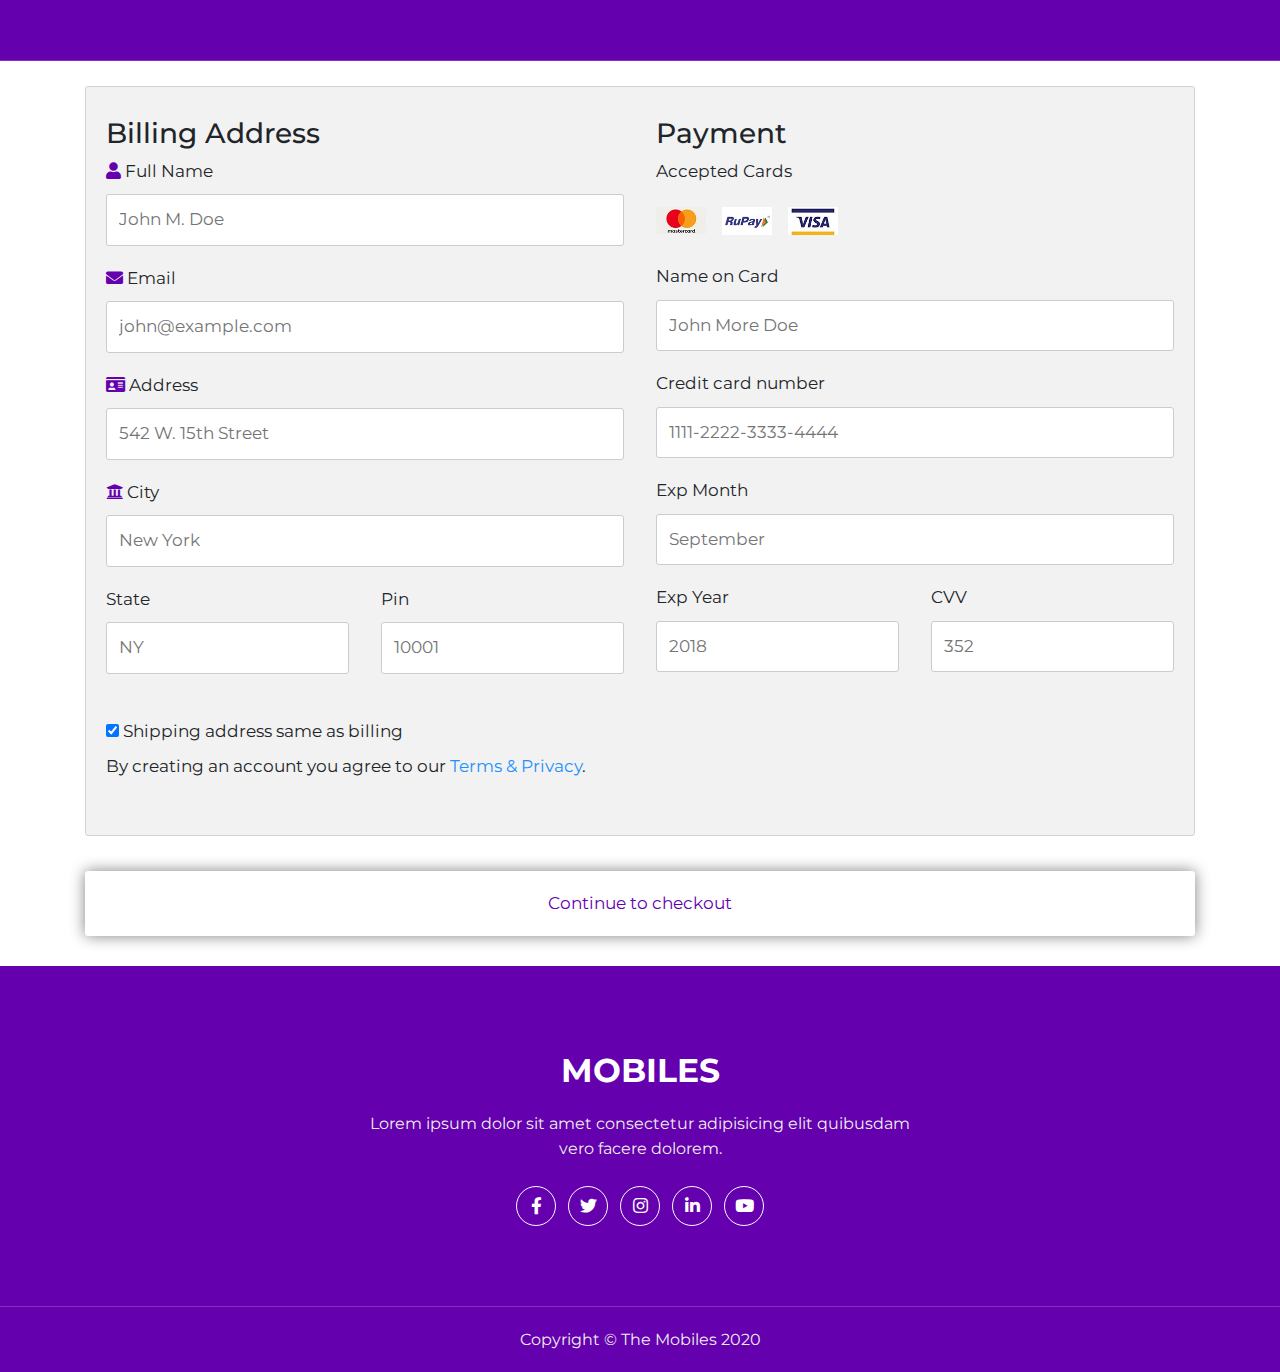
<file: payment.html>
<!DOCTYPE html>
<html>

<head>
    <meta name="viewport" content="width=device-width, initial-scale=1">
    <link rel="stylesheet" href="https://cdnjs.cloudflare.com/ajax/libs/font-awesome/4.7.0/css/font-awesome.min.css">

    <!-- Bootstrap -->
    <link rel="stylesheet" href="css/bootstrap.min.css">
    <!-- Color Skin -->
    <link rel="stylesheet" href="css/skin/skin.css">
    <!-- Fontawesome -->
    <link rel="stylesheet" href="css/fontawesome.css">
    <!-- Main css -->
    <link rel="stylesheet" href="css/style.css">
    <!-- Main css -->
    <link rel="stylesheet" href="css/iphone.css">

    <style>
        body {
            font-size: 17px;
            /* padding: 8px; */
        }

        * {
            box-sizing: border-box;
        }

        .row {
            display: -ms-flexbox;
            /* IE10 */
            display: flex;
            -ms-flex-wrap: wrap;
            /* IE10 */
            flex-wrap: wrap;
            margin: 0 -16px;
        }

        .col-25 {
            -ms-flex: 25%;
            /* IE10 */
            flex: 25%;
        }

        .col-50 {
            -ms-flex: 50%;
            /* IE10 */
            flex: 50%;
        }

        .col-75 {
            -ms-flex: 75%;
            /* IE10 */
            flex: 75%;
        }

        .col-25,
        .col-50,
        .col-75 {
            padding: 25px 16px;
        }

        .pin .col-50,
        .state-pin .col-50 {
            padding: 0 16px;
        }

        .container-2 {
            background-color: #f2f2f2;
            padding: 5px 20px 15px 20px;
            border: 1px solid lightgrey;
            border-radius: 3px;
        }

        input[type=text] {
            width: 100%;
            margin-bottom: 20px;
            padding: 12px;
            border: 1px solid #ccc;
            border-radius: 3px;
        }

        label {
            margin-bottom: 10px;
            display: block;
        }

        .icon-container {
            margin-bottom: 20px;
            padding: 7px 0;
            font-size: 24px;
        }

        .icon-container img {
            max-width: 50px;
            margin-right: 10px;
        }

        .continue-btn .btn {
            padding: 20px;
            margin: 10px 0 30px 0;
            border: none;
            width: 100%;
            border-radius: 3px;
            cursor: pointer;
            font-size: 17px;
            outline: none !important;
            box-shadow: 0 0 15px #808080;
            ;
        }

        .continue-btn .btn:hover {
            color: #ffffff;
        }

        a {
            color: #2196F3;
        }

        hr {
            border: 1px solid lightgrey;
        }

        span.price {
            float: right;
            color: grey;
        }

        /* Responsive layout - when the screen is less than 800px wide, make the two columns stack on top of each other instead of next to each other (also change the direction - make the "cart" column go on top) */
        @media (max-width: 800px) {
            body {
                font-size: 15px;
            }

            .row {
                flex-direction: column-reverse;
            }

            .icon-container img {
                max-width: 35px;
            }

            .col-25 {
                margin-bottom: 20px;
            }
        }
    </style>
</head>

<body>

    <!-- Top section -->

    <header class="header">
        <div class="container">
            <div class="top-bar">
                <div class="row">
                    <!-- <div class="back-arrow">
                        <a href="phone2.html"><i class=" fas fa-arrow-left"></i></a>
                    </div> -->
                </div>
            </div>
        </div>
    </header>

    <!-- Payment section -->

    <div class="container">
        <div class="row">
            <div class="col-75">
                <div class="container-2">
                    <form action="/action_page.php">

                        <div class="row">
                            <div class="col-50">
                                <h3>Billing Address</h3>
                                <div class="logo">
                                    <label for="fname"><i class="fa fa-user"></i> Full Name</label>
                                    <input type="text" id="fname" name="firstname" placeholder="John M. Doe">
                                    <label for="email"><i class="fa fa-envelope"></i> Email</label>
                                    <input type="text" id="email" name="email" placeholder="john@example.com">
                                    <label for="adr"><i class="fa fa-id-card"></i> Address</label>
                                    <input type="text" id="adr" name="address" placeholder="542 W. 15th Street">
                                    <label for="city"><i class="fa fa-institution"></i> City</label>
                                    <input type="text" id="city" name="city" placeholder="New York">
                                </div>

                                <div class="state-pin">
                                    <div class="row">
                                        <div class="col-50">
                                            <label for="state">State</label>
                                            <input type="text" id="state" name="state" placeholder="NY">
                                        </div>
                                        <div class="col-50">
                                            <label for="zip">Pin</label>
                                            <input type="text" id="zip" name="zip" placeholder="10001">
                                        </div>
                                    </div>
                                </div>
                            </div>

                            <div class="col-50">
                                <h3>Payment</h3>
                                <label for="fname">Accepted Cards</label>
                                <div class="icon-container">
                                    <img src="img/cards/master-card.jpg" alt="Cards">
                                    <img src="img/cards/rupay-card.jpg" alt="Cards">
                                    <img src="img/cards/visa-card.jpg" alt="Cards">
                                </div>
                                <label for="cname">Name on Card</label>
                                <input type="text" id="cname" name="cardname" placeholder="John More Doe">
                                <label for="ccnum">Credit card number</label>
                                <input type="text" id="ccnum" name="cardnumber" placeholder="1111-2222-3333-4444">
                                <label for="expmonth">Exp Month</label>
                                <input type="text" id="expmonth" name="expmonth" placeholder="September">

                                <div class="pin">
                                    <div class="row">
                                        <div class="col-50">
                                            <label for="expyear">Exp Year</label>
                                            <input type="text" id="expyear" name="expyear" placeholder="2018">
                                        </div>
                                        <div class="col-50">
                                            <label for="cvv">CVV</label>
                                            <input type="text" id="cvv" name="cvv" placeholder="352">
                                        </div>
                                    </div>
                                </div>
                            </div>

                        </div>
                        <label>
                            <input type="checkbox" checked="checked" name="sameadr"> Shipping address same as billing
                        </label>
                        <p style="margin-bottom: 40px;">By creating an account you agree to our <a href="#"
                                style="color:dodgerblue">Terms & Privacy</a>.</p>
                    </form>
                </div>
            </div>
            <!-- <div class="col-25">
                <div class="container-2">
                    <h4>Cart <span class="price" style="color:black"><i class="fa fa-shopping-cart"></i> <b>1</b></span>
                    </h4>
                    <p><a href="#">iPhone 11 Pro</a> <span class="price">Rs 1,06,600</span></p>
                    <p><a href="#">Discount</a> <span class="price">- Rs 3,600</span></p>
                    <hr>
                    <p>Total <span class="price" style="color:black"><b>Rs 1,03,000</b></span></p>
                </div>
            </div>
        -->

        </div>
        <div class="continue-btn">
            <input type="submit" value="Continue to checkout" class="btn">
        </div>
    </div>


    <!-- Footer Section -->

    <footer class="footer">
        <div class="container">
            <div class="row justify-content-center">
                <div class="col-lg-6">
                    <div class="footer-logo">
                        <a href="#"><span class="logo-mob"></span> MOBILES</a>
                    </div>
                    <div class="footer-text">
                        <p>Lorem ipsum dolor sit amet consectetur adipisicing elit quibusdam vero
                            facere dolorem.</p>
                    </div>
                    <div class="footer-social-link">
                        <a href="#"><i class="fab fa-facebook-f"></i></a>
                        <a href="#"><i class="fab fa-twitter"></i></a>
                        <a href="#"><i class="fab fa-instagram"></i></a>
                        <a href="#"><i class="fab fa-linkedin-in"></i></a>
                        <a href="#"><i class="fab fa-youtube"></i></a>
                    </div>
                </div>
            </div>
        </div>
        <div class="copyright">
            <p> Copyright &copy; The Mobiles 2020</p>
        </div>
    </footer>



    <!-- Bootstrap -->
    <script src="js/bootstrap.min.js"></script>

</body>

</html>
</file>
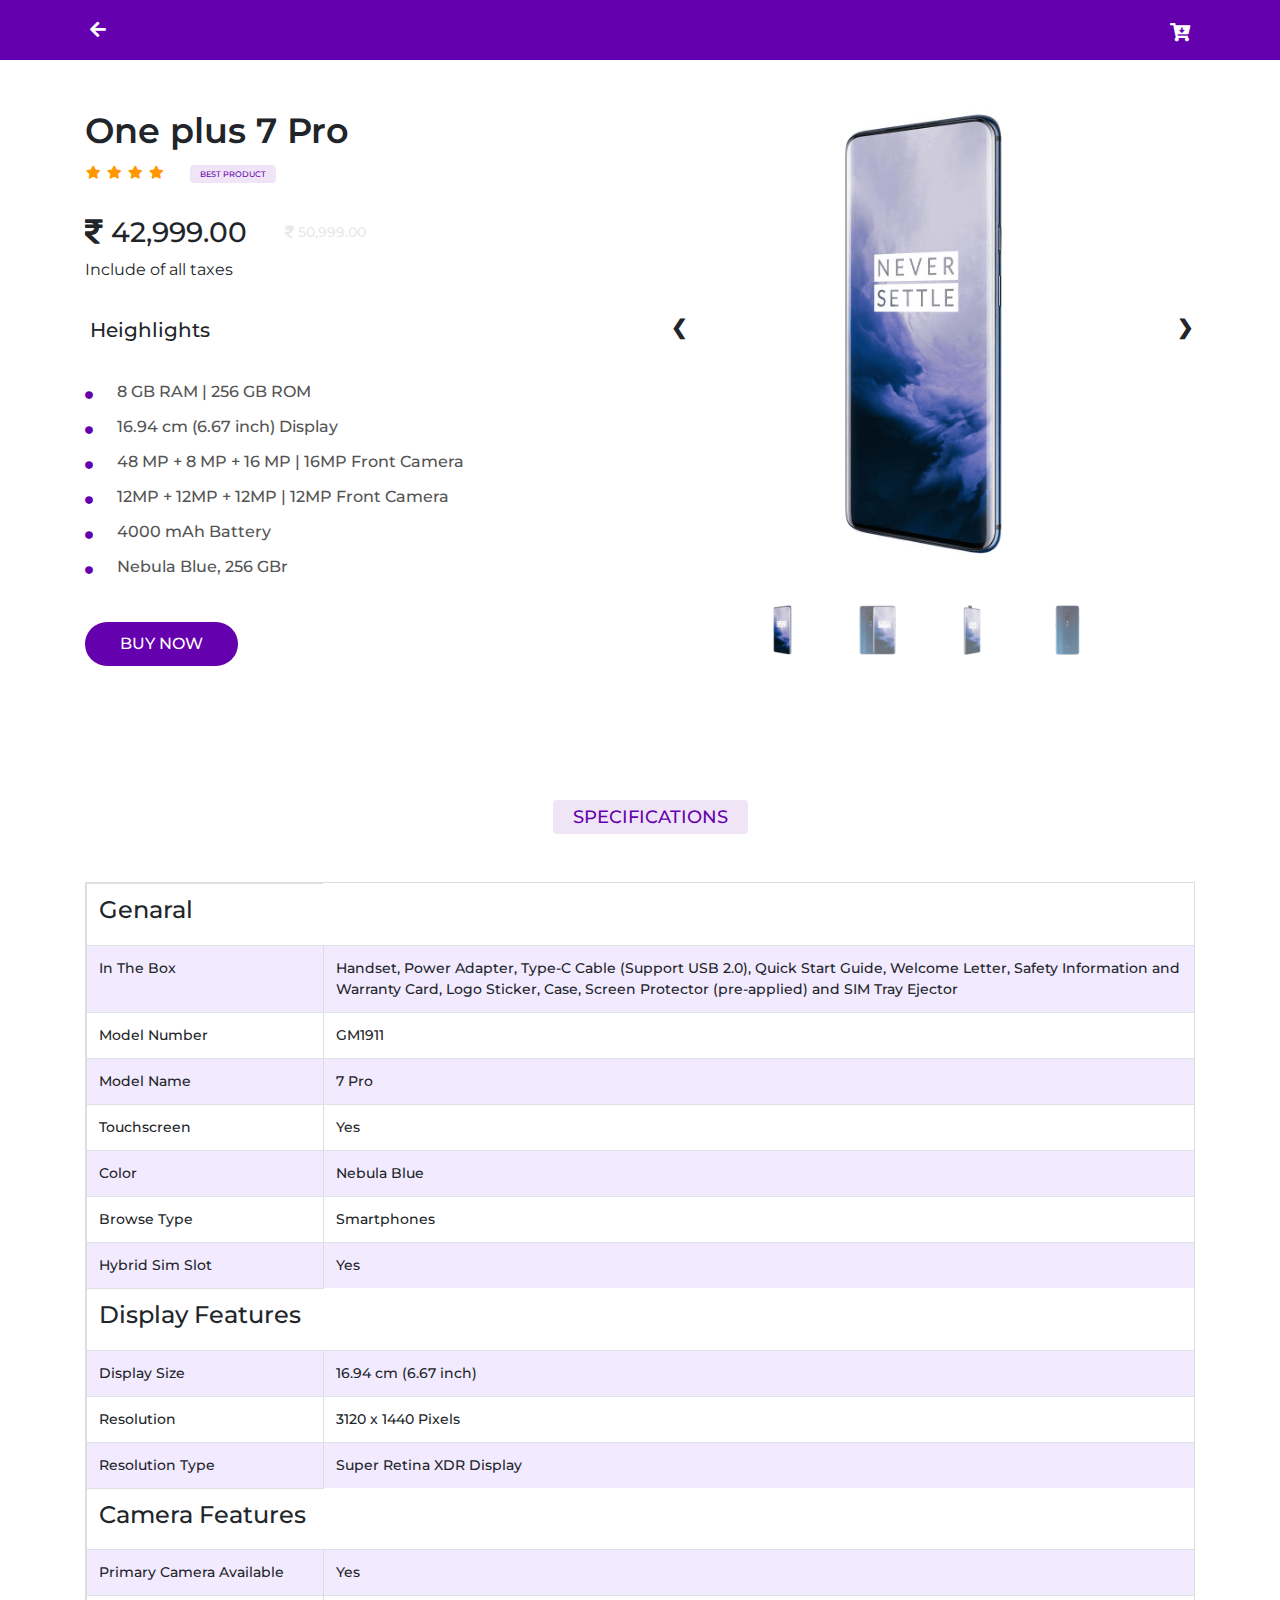
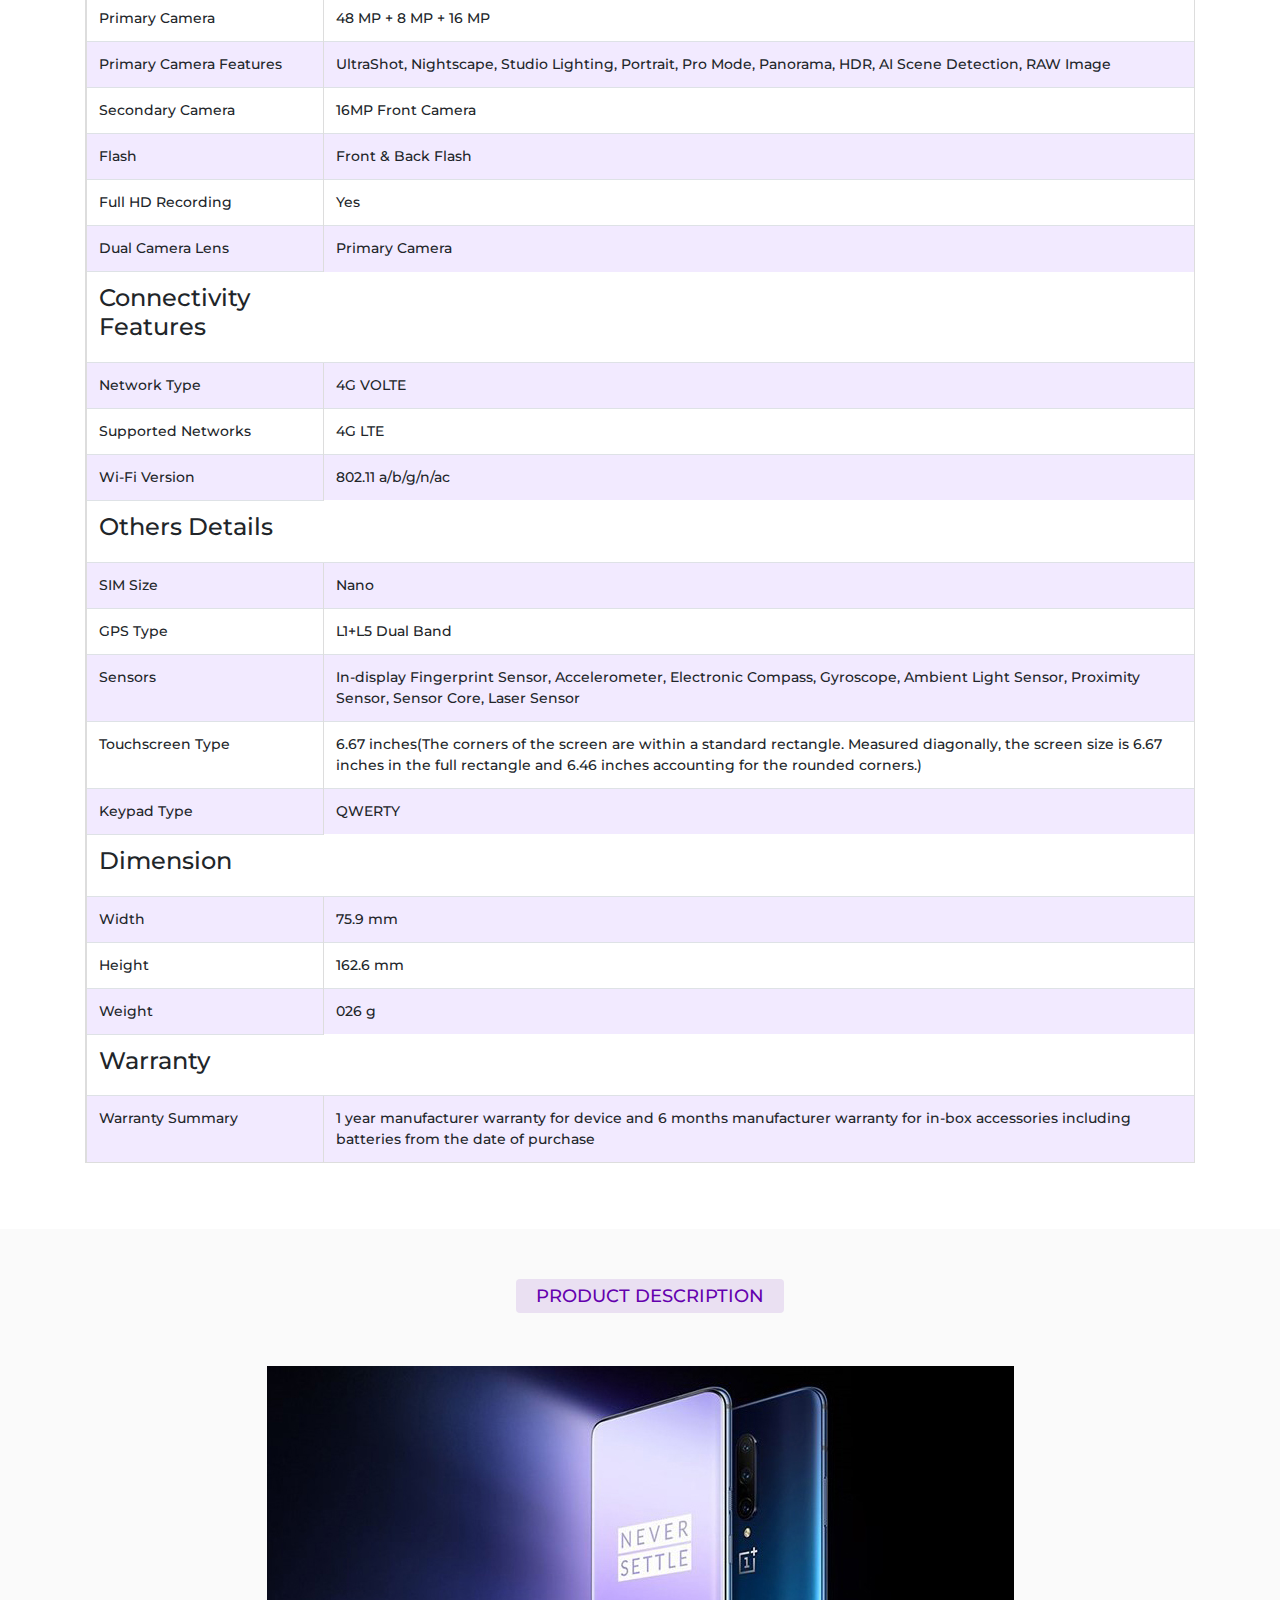
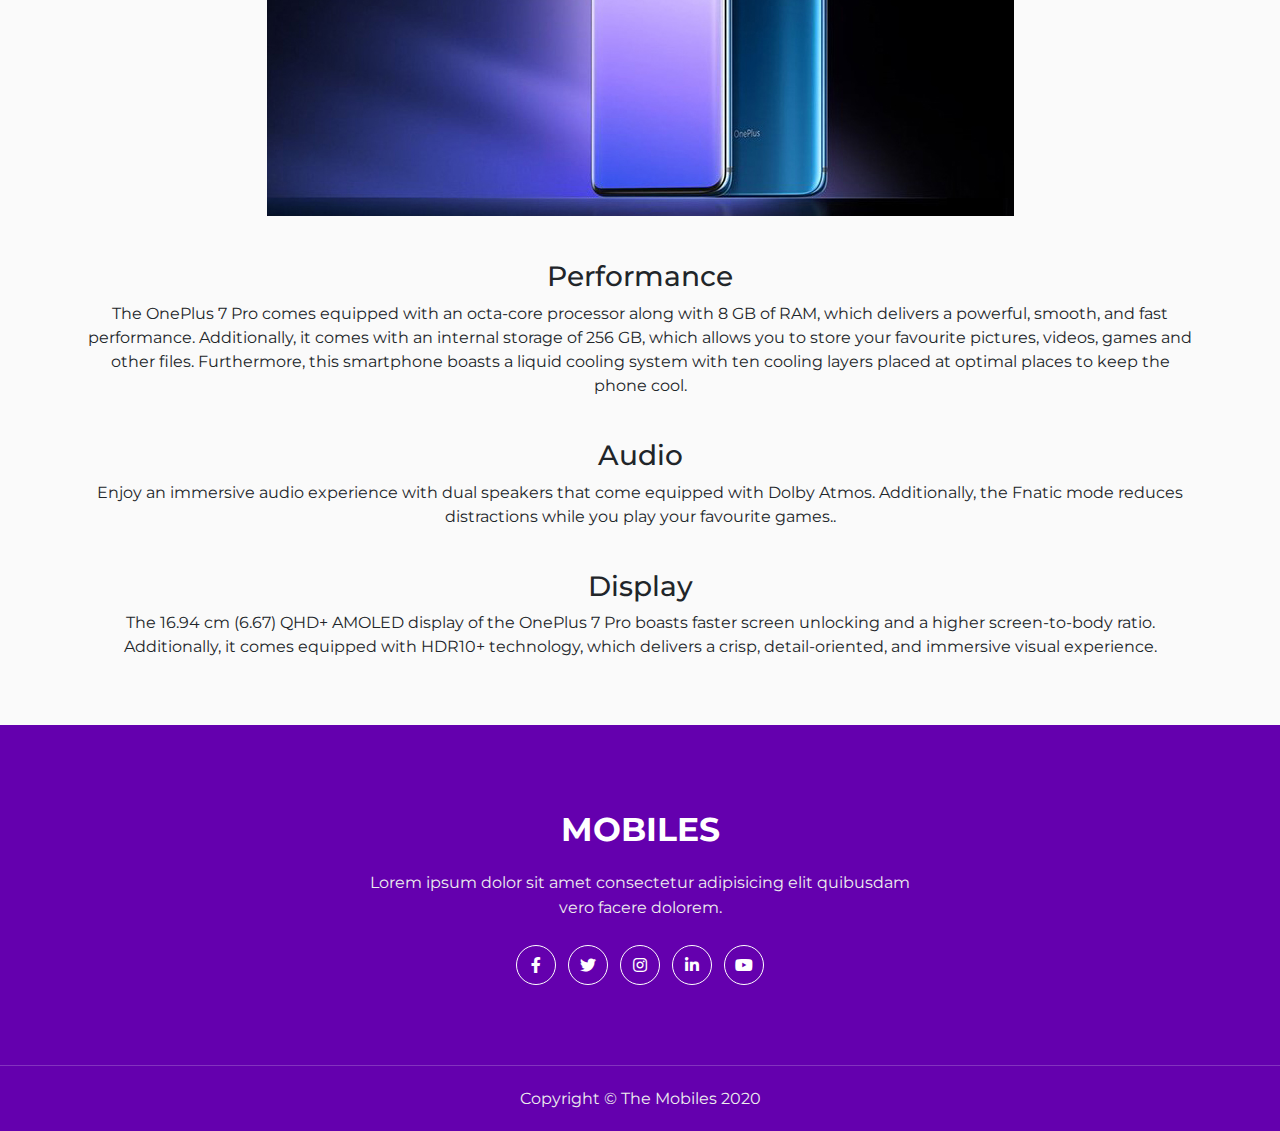
<file: phone2.html>
<!DOCTYPE html>
<html lang="en">

<head>
    <meta charset="UTF-8">
    <meta name="viewport" content="width=device-width, initial-scale=1.0">
    <title>One Plus 7 Pro</title>
    <!-- Bootstrap -->
    <link rel="stylesheet" href="css/bootstrap.min.css">
    <!-- Main css -->
    <link rel="stylesheet" href="css/iphone.css">
    <!-- Color Skin -->
    <link rel="stylesheet" href="css/skin/skin.css">
    <!-- Fontawesome -->
    <link rel="stylesheet" href="css/fontawesome.css">
</head>

<body>

    <!-- Top section -->

    <header class="header">
        <div class="container">
            <div class="top-bar">
                <div class="row">
                    <div class="back-arrow">
                        <a href="index.html"><i class=" fas fa-arrow-left"></i></a>
                    </div>
                    <div class="cart">
                        <i class="fas fa-cart-arrow-down"></i>
                    </div>
                </div>
            </div>
        </div>
    </header>


    <!-- second : Content and image section -->

    <section class="second-sec">
        <div class="container">
            <div class="row">

                <div class="col-lg-6">
                    <div class="phone-content">
                        <h2>One plus 7 Pro</h2>
                        <div class="rating list-unstyled">
                            <li><i class="fas fa-star"></i></li>
                            <li><i class="fas fa-star"></i></li>
                            <li><i class="fas fa-star"></i></li>
                            <li><i class="fas fa-star"></i></li>
                            <!-- <li><i class="fas fa-star-half-alt"></i></li> -->
                            <li class="section-title">
                                <h1 class="title">Best Product</h1>
                            </li>
                        </div>
                    </div>

                    <div class="price-content ">
                        <div class="price">
                            <h3><i class="fa fa-rupee-sign"></i> 42,999.00</h3>
                            <h6><i class="fa fa-rupee-sign"></i> 50,999.00</h6>
                        </div>
                        <p>Include of all taxes</p>
                    </div>

                    <div class="heightlight">
                        <div class="heading">
                            <h3>Heighlights</h3>
                        </div>
                        <div class="heighlight-content">
                            <ul class="list-unstyled">
                                <li><i class="fas fa-circle"></i>8 GB RAM | 256 GB ROM</li>
                                <li><i class="fas fa-circle"></i>16.94 cm (6.67 inch) Display</li>
                                <li><i class="fas fa-circle"></i>48 MP + 8 MP + 16 MP | 16MP Front Camera</li>
                                <li><i class="fas fa-circle"></i>12MP + 12MP + 12MP | 12MP Front Camera</li>
                                <li><i class="fas fa-circle"></i>4000 mAh Battery</li>
                                <li><i class="fas fa-circle"></i>Nebula Blue, 256 GBr</li>
                            </ul>
                        </div>
                    </div>
                    <button class="btn mybtn2">
                        <a href="payment.html" style="color: #ffffff;">Buy Now</a>
                    </button>
                </div>


                <div class="col-lg-6 mob">
                    <div class="img-section">
                        <div class="mySlides">
                            <div class="numbertext"></div>
                            <img src="img/one plus/phone 1.png">
                        </div>

                        <div class="mySlides">
                            <div class="numbertext"></div>
                            <img src="img/one plus/phone 2.png">
                        </div>

                        <div class="mySlides">
                            <div class="numbertext"></div>
                            <img src="img/one plus/phone 3.png">
                        </div>

                        <div class="mySlides">
                            <div class="numbertext"></div>
                            <img src="img/one plus/phone 4.png">
                        </div>
                        <a class="prev" onclick="plusSlides(-1)">❮</a>
                        <a class="next" onclick="plusSlides(1)">❯</a>


                        <div class="row justify-content-center">
                            <div class="column">
                                <img class="demo cursor" src="img/one plus/phone 1.png" style="max-height: 50px;"
                                    onclick="currentSlide(1)" alt="phone">
                            </div>
                            <div class="column">
                                <img class="demo cursor" src="img/one plus/phone 2.png" style="max-height: 50px;"
                                    onclick="currentSlide(2)" alt="phone">
                            </div>
                            <div class="column">
                                <img class="demo cursor" src="img/one plus/phone 3.png" style="max-height: 50px;"
                                    onclick="currentSlide(3)" alt="phone">
                            </div>
                            <div class="column">
                                <img class="demo cursor" src="img/one plus/phone 4.png" style="max-height: 50px;"
                                    onclick="currentSlide(3)" alt="phone">
                            </div>
                        </div>
                    </div>
                </div>

            </div>
        </div>
    </section>


    <!-- Third : Table section -->

    <section class="third-sec">
        <div class="container">
            <div class="row justify-content-center">
                <div class="section-title">
                    <h1 class="title">Specifications</h1>
                </div>
            </div>
            <div class="container">
                <div class="row">
                    <div class="speci-content">
                        <div class="table">
                            <table>
                                <tr>
                                    <!-- Heading table 1 -->
                                    <td>
                                        <h4>Genaral</h4>
                                    </td>
                                </tr>
                                <tr>
                                    <td>In The Box</td>
                                    <td>Handset, Power Adapter, Type-C Cable (Support USB 2.0), Quick Start Guide,
                                        Welcome Letter, Safety Information and Warranty Card, Logo Sticker, Case, Screen
                                        Protector (pre-applied) and SIM Tray Ejector</td>
                                </tr>
                                <tr>
                                    <td>Model Number</td>
                                    <td>GM1911</td>
                                </tr>
                                <tr>
                                    <td>Model Name</td>
                                    <td>7 Pro</td>
                                </tr>
                                <tr>
                                    <td>Touchscreen</td>
                                    <td>Yes</td>
                                </tr>
                                <tr>
                                    <td>Color</td>
                                    <td>Nebula Blue</td>
                                </tr>
                                <tr>
                                    <td>Browse Type</td>
                                    <td>Smartphones</td>
                                </tr>
                                <tr>
                                    <td>Hybrid Sim Slot</td>
                                    <td>Yes
                                    </td>
                                </tr>
                                <!-- Heading table 2 -->
                                <tr>
                                    <td>
                                        <h4>Display Features</h4>
                                    </td>
                                </tr>
                                <tr>
                                    <td>Display Size</td>
                                    <td>16.94 cm (6.67 inch)</td>
                                </tr>
                                <tr>
                                    <td>Resolution</td>
                                    <td>
                                        3120 x 1440 Pixels</td>
                                </tr>
                                <tr>
                                    <td>Resolution Type</td>
                                    <td>Super Retina XDR Display</td>
                                </tr>
                                <!-- Heading table 3 -->
                                <tr>
                                    <td>
                                        <h4>Camera Features</h4>
                                    </td>
                                </tr>
                                <tr>
                                    <td>Primary Camera Available</td>
                                    <td>Yes</td>
                                </tr>
                                <tr>
                                    <td>Primary Camera</td>
                                    <td>48 MP + 8 MP + 16 MP</td>
                                </tr>
                                <tr>
                                    <td>Primary Camera Features</td>
                                    <td>UltraShot, Nightscape, Studio Lighting, Portrait, Pro Mode, Panorama, HDR, AI
                                        Scene Detection, RAW Image</td>
                                </tr>
                                <tr>
                                    <td>Secondary Camera</td>
                                    <td>16MP Front Camera</td>
                                </tr>
                                <tr>
                                    <td>Flash</td>
                                    <td>Front & Back Flash</td>
                                </tr>
                                <tr>
                                    <td>Full HD Recording</td>
                                    <td>Yes</td>
                                </tr>
                                <tr>
                                    <td>Dual Camera Lens</td>
                                    <td>Primary Camera</td>
                                </tr>
                                <!-- Heading table 4 -->
                                <tr>
                                    <td>
                                        <h4>Connectivity Features</h4>
                                    </td>
                                </tr>
                                <tr>
                                    <td>Network Type</td>
                                    <td>4G VOLTE</td>
                                </tr>
                                <tr>
                                    <td>Supported Networks</td>
                                    <td>4G LTE </td>
                                </tr>

                                <tr>
                                    <td>Wi-Fi Version</td>
                                    <td>802.11 a/b/g/n/ac</td>
                                </tr>
                                <!-- Heading table 5 -->
                                <tr>
                                    <td>
                                        <h4>Others Details</h4>
                                    </td>
                                </tr>
                                <tr>
                                    <td>SIM Size</td>
                                    <td>Nano </td>
                                </tr>
                                <tr>
                                    <td>GPS Type</td>
                                    <td>L1+L5 Dual Band </td>
                                </tr>
                                <tr>
                                    <td>Sensors</td>
                                    <td>
                                        In-display Fingerprint Sensor, Accelerometer, Electronic Compass, Gyroscope,
                                        Ambient Light Sensor, Proximity Sensor, Sensor Core, Laser Sensor</td>
                                </tr>
                                <tr>
                                    <td>Touchscreen Type</td>
                                    <td>6.67 inches(The corners of the screen are within a standard rectangle. Measured
                                        diagonally, the screen size is 6.67 inches in the full rectangle and 6.46 inches
                                        accounting for the rounded corners.)</td>
                                </tr>
                                <tr>
                                    <td>Keypad Type</td>
                                    <td>
                                        QWERTY</td>
                                </tr>
                                <!-- Heading table 6 -->
                                <tr>
                                    <td>
                                        <h4>Dimension</h4>
                                    </td>
                                </tr>
                                <tr>
                                    <td>Width</td>
                                    <td>75.9 mm</td>
                                </tr>
                                <tr>
                                    <td>Height</td>
                                    <td>162.6 mm</td>
                                </tr>

                                <tr>
                                    <td>Weight</td>
                                    <td>026 g</td>
                                </tr>
                                <!-- Heading table 7 -->
                                <tr>
                                    <td>
                                        <h4>Warranty</h4>
                                    </td>
                                </tr>
                                <tr>
                                    <td>Warranty Summary</td>
                                    <td>
                                        1 year manufacturer warranty for device and 6 months manufacturer warranty for
                                        in-box accessories including batteries from the date of purchase</td>
                                </tr>
                            </table>
                        </div>
                    </div>
                </div>
            </div>
        </div>
    </section>


    <!-- Fourth : Product describtion section -->

    <section class="fourth-sec">
        <div class="container">
            <div class="row justify-content-center">
                <div class="section-title">
                    <h1 class="title">Product Description</h1>
                </div>
            </div>
            <div class="container">

                <div class="row justify-content-center">
                    <div class="product-img">
                        <img src="img/one plus/one plus.jpg" alt="Iphone">
                    </div>
                    <div class="product-content">
                        <div class="text">

                            <h3 style="padding-top: 40px;">Performance</h3>
                            <p>The OnePlus 7 Pro comes equipped with an octa-core processor along with 8 GB of RAM,
                                which delivers a powerful, smooth, and fast performance. Additionally, it comes with an
                                internal storage of 256 GB, which allows you to store your favourite pictures, videos,
                                games and other files. Furthermore, this smartphone boasts a liquid cooling system with
                                ten cooling layers placed at optimal places to keep the phone cool.</p>

                            <h3 style="padding-top: 25px;">Audio</h3>
                            <p>
                                Enjoy an immersive audio experience with dual speakers that come equipped with Dolby
                                Atmos. Additionally, the Fnatic mode reduces distractions while you play your favourite
                                games..</p>

                            <h3 style="padding-top: 25px;">Display</h3>
                            <p>
                                The 16.94 cm (6.67) QHD+ AMOLED display of the OnePlus 7 Pro boasts faster screen
                                unlocking and a higher screen-to-body ratio. Additionally, it comes equipped with HDR10+
                                technology, which delivers a crisp, detail-oriented, and immersive visual experience.
                            </p>
                        </div>
                    </div>
                </div>
            </div>
        </div>
    </section>


    <!-- Footer Section -->

    <footer class="footer">
        <div class="container">
            <div class="row justify-content-center">
                <div class="col-lg-6">
                    <div class="footer-logo">
                        <a href="#"><span class="logo-mob"></span> MOBILES</a>
                    </div>
                    <div class="footer-text">
                        <p>Lorem ipsum dolor sit amet consectetur adipisicing elit quibusdam vero
                            facere dolorem.</p>
                    </div>
                    <div class="footer-social-link">
                        <a href="#"><i class="fab fa-facebook-f"></i></a>
                        <a href="#"><i class="fab fa-twitter"></i></a>
                        <a href="#"><i class="fab fa-instagram"></i></a>
                        <a href="#"><i class="fab fa-linkedin-in"></i></a>
                        <a href="#"><i class="fab fa-youtube"></i></a>
                    </div>
                </div>
            </div>
        </div>
        <div class="copyright">
            <p> Copyright &copy; The Mobiles 2020</p>
        </div>
    </footer>





    <!-- Button for go to top -->
    <div class="top-btn">
        <div class="container">
            <button onclick="topFunction()" id="myBtn" title="Go to top"><i class="fas fa-angle-up"></i></button>
        </div>
    </div>


    <!-- Script for Button for go to top -->
    <script>
        var mybutton = document.getElementById("myBtn");

        // When the user scrolls down 20px from the top of the document, show the button
        window.onscroll = function () { scrollFunction() };

        function scrollFunction() {
            if (document.body.scrollTop > 20 || document.documentElement.scrollTop > 20) {
                mybutton.style.display = "block";
            } else {
                mybutton.style.display = "none";
            }
        }

        // When the user clicks on the button, scroll to the top of the document
        function topFunction() {
            document.body.scrollTop = 0;
            document.documentElement.scrollTop = 0;
        }
    </script>



    <!-- Main Js -->
    <script src="js/phones.js"></script>
    <!-- Jquery -->
    <script src="js/jquery.min.js"></script>
    <!-- Bootstrap -->
    <script src="js/bootstrap.min.js"></script>

</body>

</html>
</file>
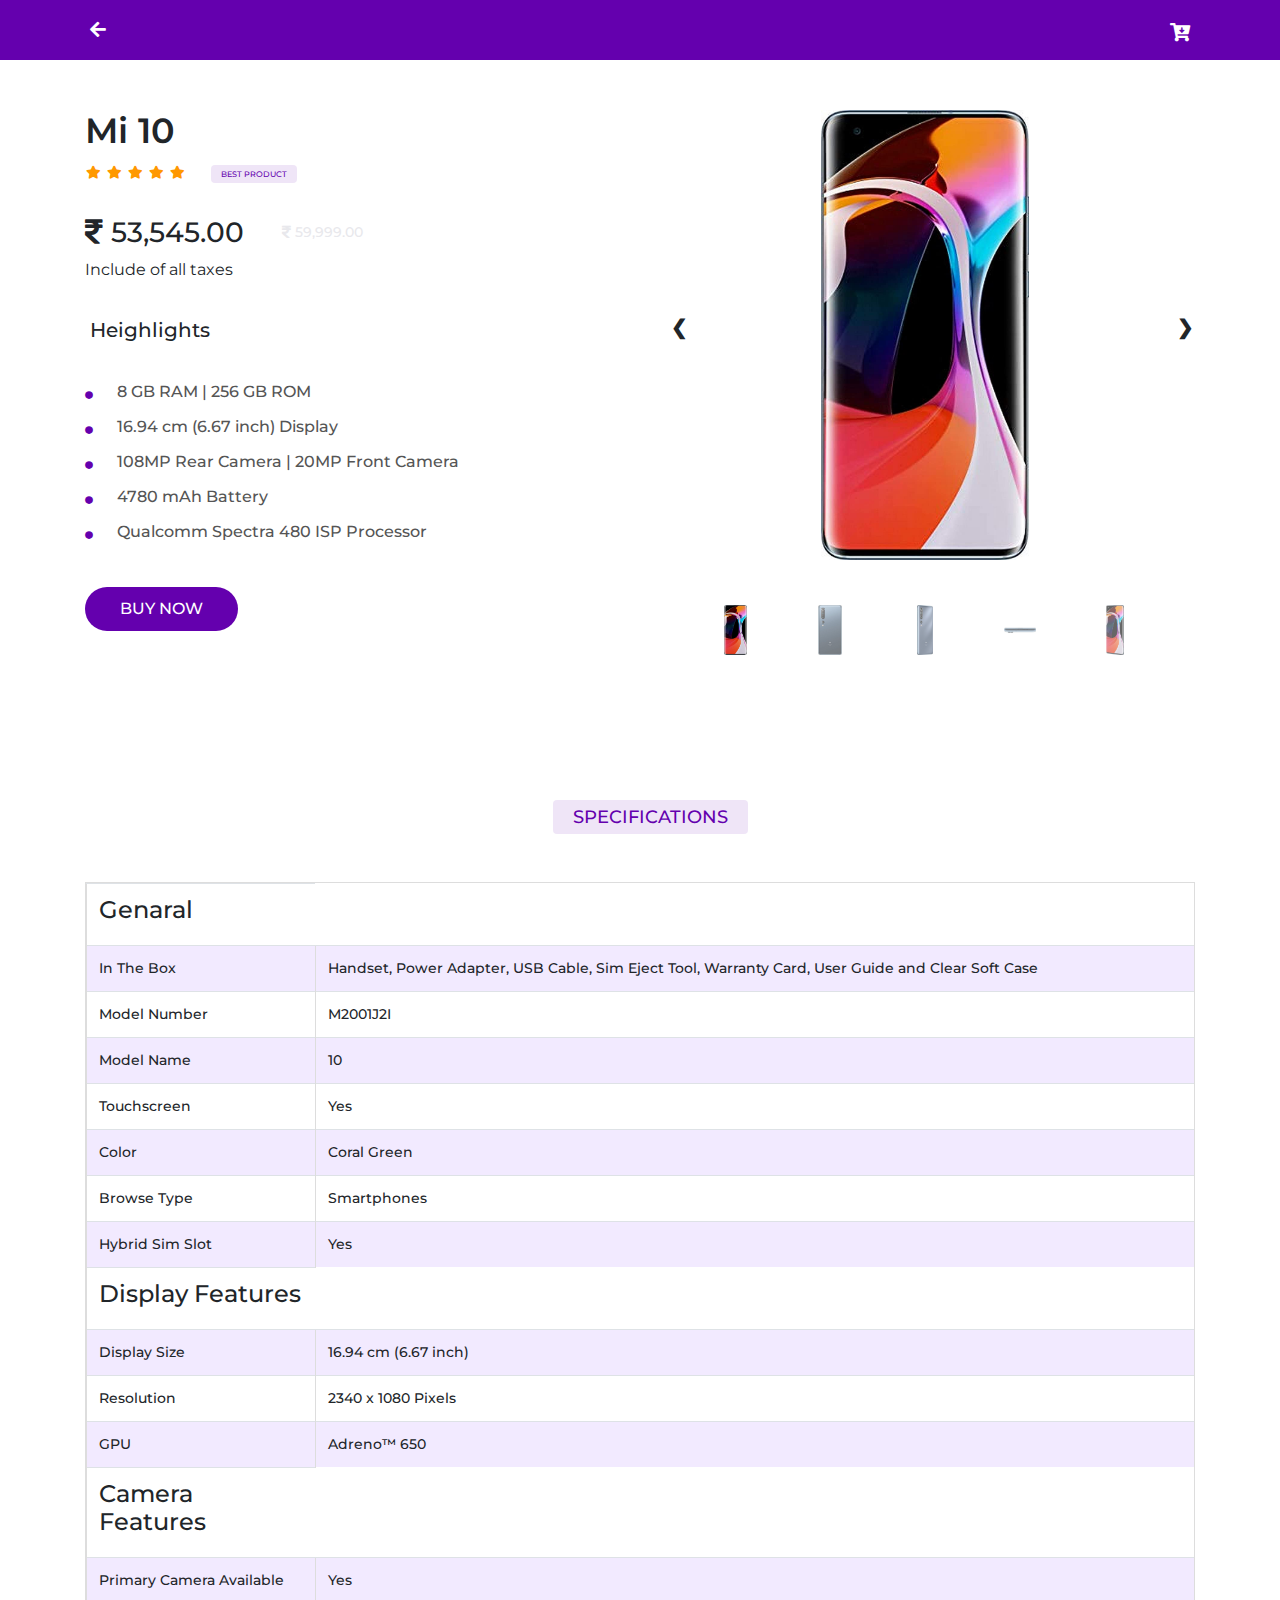
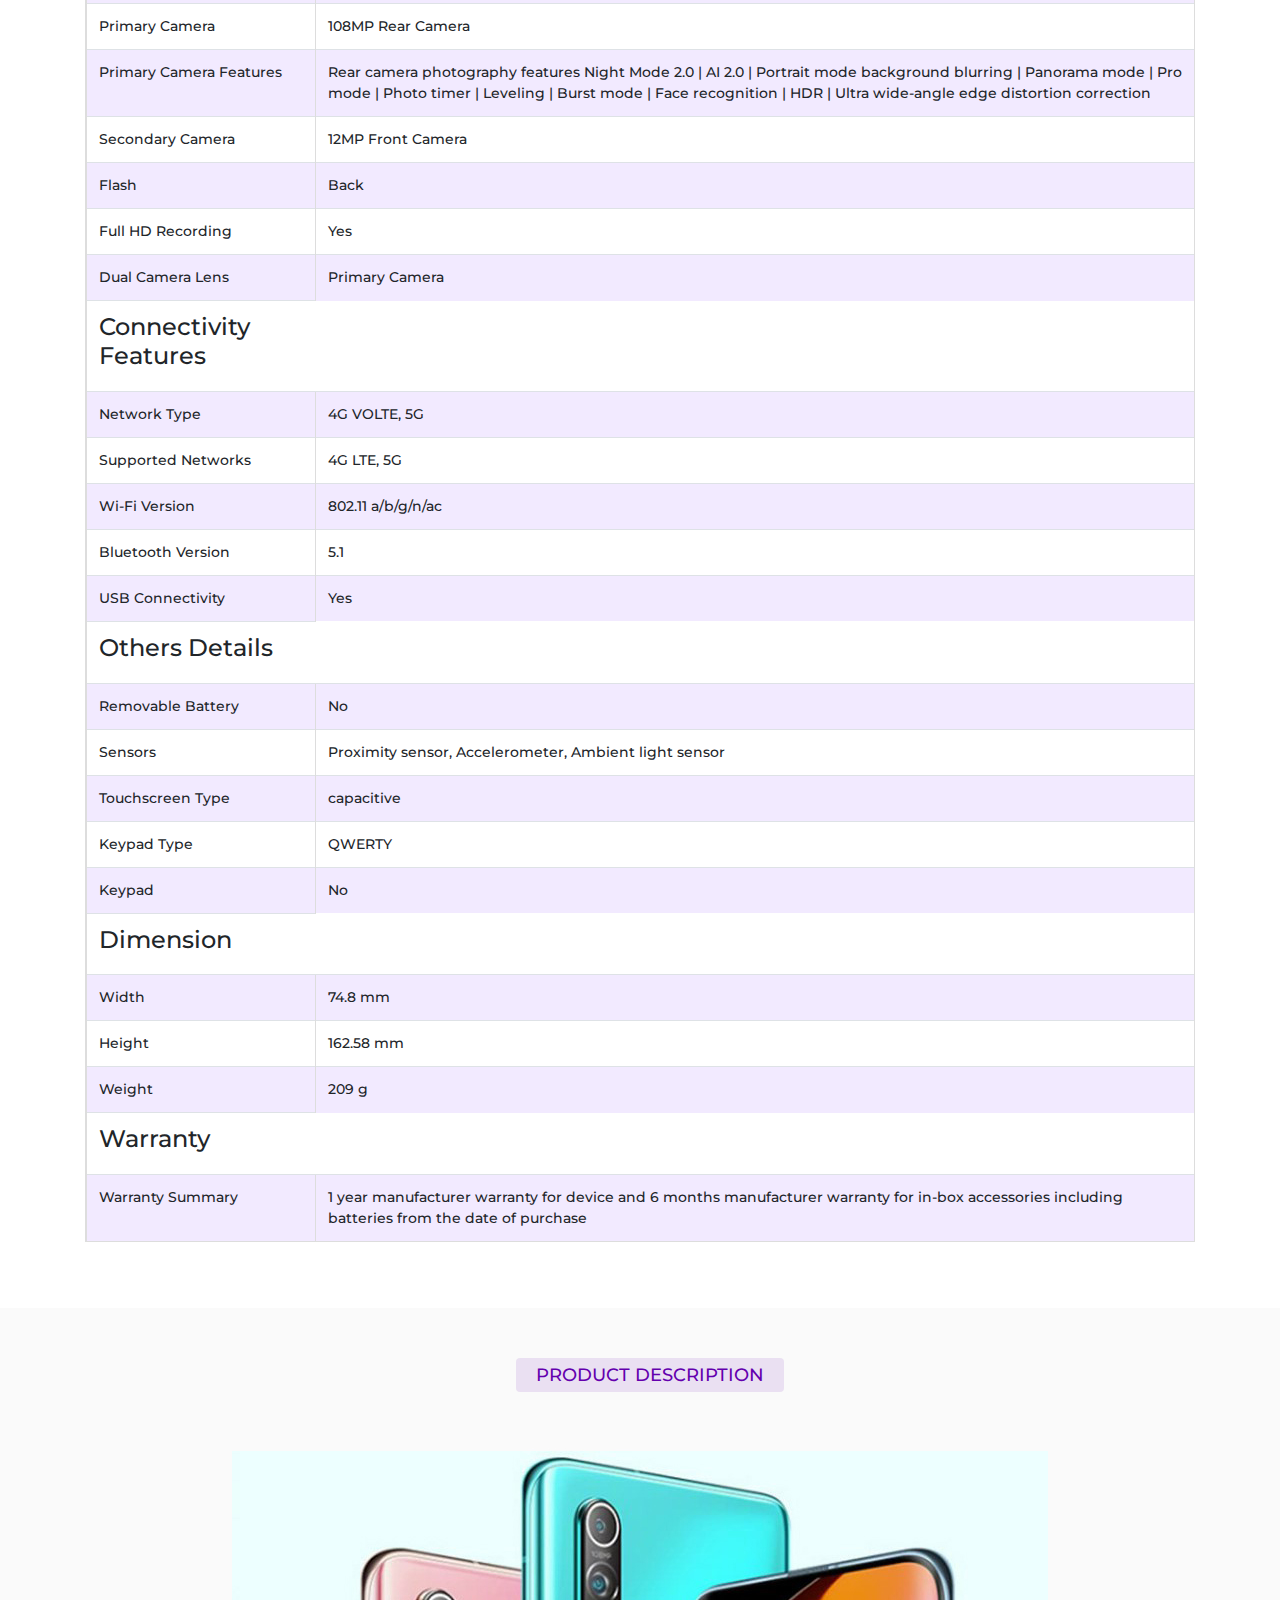
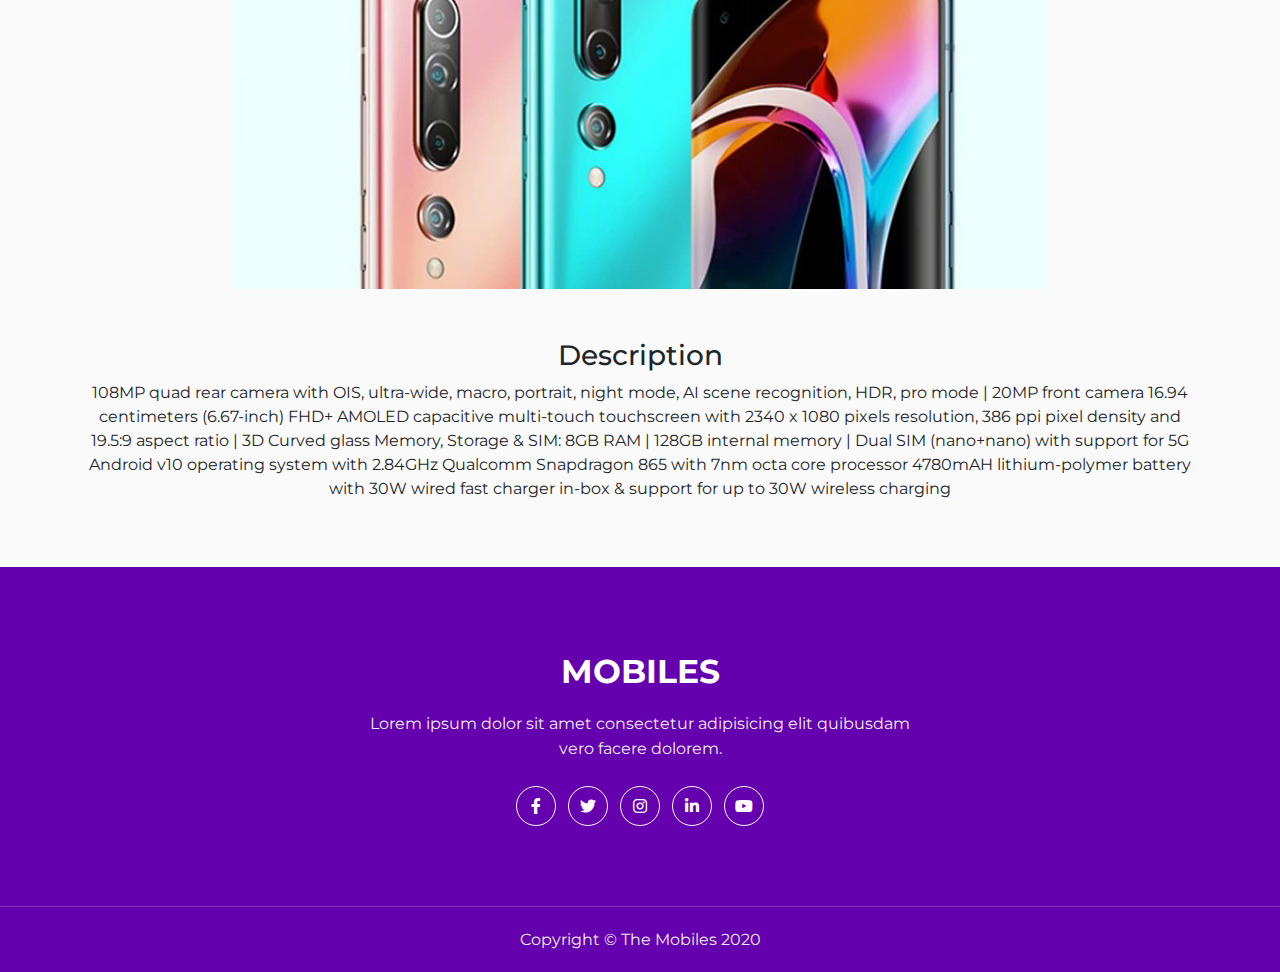
<file: phone3.html>
<!DOCTYPE html>
<html lang="en">

<head>
    <meta charset="UTF-8">
    <meta name="viewport" content="width=device-width, initial-scale=1.0">
    <title>Mi 10</title>
    <!-- Bootstrap -->
    <link rel="stylesheet" href="css/bootstrap.min.css">
    <!-- Main css -->
    <link rel="stylesheet" href="css/iphone.css">
    <!-- Color Skin -->
    <link rel="stylesheet" href="css/skin/skin.css">
    <!-- Fontawesome -->
    <link rel="stylesheet" href="css/fontawesome.css">
</head>

<body>

    <!-- Top section -->

    <header class="header">
        <div class="container">
            <div class="top-bar">
                <div class="row">
                    <div class="back-arrow">
                        <a href="index.html"><i class=" fas fa-arrow-left"></i></a>
                    </div>
                    <div class="cart">
                        <i class="fas fa-cart-arrow-down"></i>
                    </div>
                </div>
            </div>
        </div>
    </header>


    <!-- second : Content and image section -->

    <section class="second-sec">
        <div class="container">
            <div class="row">

                <div class="col-lg-6">
                    <div class="phone-content">
                        <h2>Mi 10</h2>
                        <div class="rating list-unstyled">
                            <li><i class="fas fa-star"></i></li>
                            <li><i class="fas fa-star"></i></li>
                            <li><i class="fas fa-star"></i></li>
                            <li><i class="fas fa-star"></i></li>
                            <li><i class="fas fa-star"></i></li>
                            <!-- <li><i class="fas fa-star-half-alt"></i></li> -->
                            <li class="section-title">
                                <h1 class="title">Best Product</h1>
                            </li>
                        </div>
                    </div>

                    <div class="price-content ">
                        <div class="price">
                            <h3><i class="fa fa-rupee-sign"></i> 53,545.00</h3>
                            <h6><i class="fa fa-rupee-sign"></i> 59,999.00</h6>
                        </div>
                        <p>Include of all taxes</p>
                    </div>

                    <div class="heightlight">
                        <div class="heading">
                            <h3>Heighlights</h3>
                        </div>
                        <div class="heighlight-content">
                            <ul class="list-unstyled">
                                <li><i class="fas fa-circle"></i>8 GB RAM | 256 GB ROM</li>
                                <li><i class="fas fa-circle"></i>16.94 cm (6.67 inch) Display</li>
                                <li><i class="fas fa-circle"></i>108MP Rear Camera | 20MP Front Camera</li>
                                <li><i class="fas fa-circle"></i>4780 mAh Battery</li>
                                <!-- <li><i class="fas fa-circle"></i>4000 mAh Battery</li> -->
                                <li><i class="fas fa-circle"></i>Qualcomm Spectra 480 ISP Processor</li>
                            </ul>
                        </div>
                    </div>
                    <button class="btn mybtn2" onclick="document.getElementById">
                        <a href="payment.html" style="color: #ffffff;">Buy Now</a>
                    </button>
                </div>


                <div class="col-lg-6 mob">
                    <div class="img-section">
                        <div class="mySlides">
                            <div class="numbertext"></div>
                            <img src="img/mi 10/mi 1.jpg">
                        </div>

                        <div class="mySlides">
                            <div class="numbertext"></div>
                            <img src="img/mi 10/mi 2.jpg">
                        </div>

                        <div class="mySlides">
                            <div class="numbertext"></div>
                            <img src="img/mi 10/mi 3.jpg">
                        </div>

                        <div class="mySlides">
                            <div class="numbertext"></div>
                            <img src="img/mi 10/mi .jpg">
                        </div>

                        <div class="mySlides">
                            <div class="numbertext"></div>
                            <img src="img/mi 10/mi 5.jpg">
                        </div>
                        <a class="prev" onclick="plusSlides(-1)">❮</a>
                        <a class="next" onclick="plusSlides(1)">❯</a>


                        <div class="row justify-content-center">
                            <div class="column">
                                <img class="demo cursor" src="img/mi 10/mi 1.jpg" style="max-height: 50px;"
                                    onclick="currentSlide(1)" alt="phone">
                            </div>
                            <div class="column">
                                <img class="demo cursor" src="img/mi 10/mi 2.jpg" style="max-height: 50px;"
                                    onclick="currentSlide(2)" alt="phone">
                            </div>
                            <div class="column">
                                <img class="demo cursor" src="img/mi 10/mi 3.jpg" style="max-height: 50px;"
                                    onclick="currentSlide(3)" alt="phone">
                            </div>
                            <div class="column">
                                <img class="demo cursor" src="img/mi 10/mi .jpg" style="max-height: 50px;"
                                    onclick="currentSlide(3)" alt="phone">
                            </div>
                            <div class="column">
                                <img class="demo cursor" src="img/mi 10/mi 5.jpg" style="max-height: 50px;"
                                    onclick="currentSlide(3)" alt="phone">
                            </div>
                        </div>
                    </div>
                </div>

            </div>
        </div>
    </section>


    <!-- Third : Table section -->

    <section class="third-sec">
        <div class="container">
            <div class="row justify-content-center">
                <div class="section-title">
                    <h1 class="title">Specifications</h1>
                </div>
            </div>
            <div class="container">
                <div class="row">
                    <div class="speci-content">
                        <div class="table">
                            <table>
                                <tr>
                                    <!-- Heading table 1 -->
                                    <td>
                                        <h4>Genaral</h4>
                                    </td>
                                </tr>
                                <tr>
                                    <td>In The Box</td>
                                    <td>Handset, Power Adapter, USB Cable, Sim Eject Tool, Warranty Card, User Guide and
                                        Clear Soft Case</td>
                                </tr>
                                <tr>
                                    <td>Model Number</td>
                                    <td>M2001J2I</td>
                                </tr>
                                <tr>
                                    <td>Model Name</td>
                                    <td>10</td>
                                </tr>
                                <tr>
                                    <td>Touchscreen</td>
                                    <td>Yes</td>
                                </tr>
                                <tr>
                                    <td>Color</td>
                                    <td>Coral Green</td>
                                </tr>
                                <tr>
                                    <td>Browse Type</td>
                                    <td>Smartphones</td>
                                </tr>
                                <tr>
                                    <td>Hybrid Sim Slot</td>
                                    <td>Yes
                                    </td>
                                </tr>
                                <!-- Heading table 2 -->
                                <tr>
                                    <td>
                                        <h4>Display Features</h4>
                                    </td>
                                </tr>
                                <tr>
                                    <td>Display Size</td>
                                    <td>16.94 cm (6.67 inch)</td>
                                </tr>
                                <tr>
                                    <td>Resolution</td>
                                    <td>2340 x 1080 Pixels</td>
                                </tr>
                                <tr>
                                    <td>GPU</td>
                                    <td>Adreno™ 650</td>
                                </tr>
                                <!-- Heading table 3 -->
                                <tr>
                                    <td>
                                        <h4>Camera Features</h4>
                                    </td>
                                </tr>
                                <tr>
                                    <td>Primary Camera Available</td>
                                    <td>Yes</td>
                                </tr>
                                <tr>
                                    <td>Primary Camera</td>
                                    <td>
                                        108MP Rear Camera</td>
                                </tr>
                                <tr>
                                    <td>Primary Camera Features</td>
                                    <td>Rear camera photography features Night Mode 2.0 | AI 2.0 | Portrait mode
                                        background blurring | Panorama mode | Pro mode | Photo timer | Leveling | Burst
                                        mode | Face recognition | HDR | Ultra wide-angle edge distortion correction
                                    </td>
                                </tr>
                                <tr>
                                    <td>Secondary Camera</td>
                                    <td>12MP Front Camera</td>
                                </tr>
                                <tr>
                                    <td>Flash</td>
                                    <td>Back</td>
                                </tr>
                                <tr>
                                    <td>Full HD Recording</td>
                                    <td>Yes</td>
                                </tr>
                                <tr>
                                    <td>Dual Camera Lens</td>
                                    <td>Primary Camera</td>
                                </tr>
                                <!-- Heading table 4 -->
                                <tr>
                                    <td>
                                        <h4>Connectivity Features</h4>
                                    </td>
                                </tr>
                                <tr>
                                    <td>Network Type</td>
                                    <td>4G VOLTE, 5G</td>
                                </tr>
                                <tr>
                                    <td>Supported Networks</td>
                                    <td>4G LTE, 5G </td>
                                </tr>
                                <tr>
                                    <td>Wi-Fi Version</td>
                                    <td>802.11 a/b/g/n/ac</td>
                                </tr>
                                <tr>
                                    <td>Bluetooth Version</td>
                                    <td>5.1 </td>
                                </tr>
                                <tr>
                                    <td>USB Connectivity</td>
                                    <td>
                                        Yes</td>
                                </tr>
                                <!-- Heading table 5 -->
                                <tr>
                                    <td>
                                        <h4>Others Details</h4>
                                    </td>
                                </tr>
                                <tr>
                                    <td>Removable Battery</td>
                                    <td>No </td>
                                </tr>
                                <tr>
                                    <td>Sensors</td>
                                    <td>Proximity sensor, Accelerometer, Ambient light sensor
                                    </td>
                                </tr>
                                <tr>
                                    <td>Touchscreen Type</td>
                                    <td>capacitive</td>
                                </tr>
                                <tr>
                                    <td>Keypad Type</td>
                                    <td>
                                        QWERTY </td>
                                </tr>
                                <tr>
                                    <td>Keypad</td>
                                    <td>No</td>
                                </tr>
                                <!-- Heading table 6 -->
                                <tr>
                                    <td>
                                        <h4>Dimension</h4>
                                    </td>
                                </tr>
                                <tr>
                                    <td>Width</td>
                                    <td>74.8 mm</td>
                                </tr>
                                <tr>
                                    <td>Height</td>
                                    <td>162.58 mm</td>
                                </tr>

                                <tr>
                                    <td>Weight</td>
                                    <td>209 g</td>
                                </tr>
                                <!-- Heading table 7 -->
                                <tr>
                                    <td>
                                        <h4>Warranty</h4>
                                    </td>
                                </tr>
                                <tr>
                                    <td>Warranty Summary</td>
                                    <td>1 year manufacturer warranty for device and 6 months manufacturer warranty for
                                        in-box accessories including batteries from the date of purchase</td>
                                </tr>
                            </table>
                        </div>
                    </div>
                </div>
            </div>
        </div>
    </section>


    <!-- Fourth : Product describtion section -->

    <section class="fourth-sec">
        <div class="container">
            <div class="row justify-content-center">
                <div class="section-title">
                    <h1 class="title">Product Description</h1>
                </div>
            </div>
            <div class="container">

                <div class="row justify-content-center">
                    <div class="product-img">
                        <img src="img/mi 10/mi-phone.jpg" alt="phone">
                    </div>
                    <div class="product-content">
                        <div class="text">

                            <h3 style="padding-top: 40px;">Description</h3>
                            <p>108MP quad rear camera with OIS, ultra-wide, macro, portrait, night mode, AI scene
                                recognition, HDR, pro mode | 20MP front camera 16.94 centimeters (6.67-inch) FHD+ AMOLED
                                capacitive multi-touch touchscreen with 2340 x 1080 pixels resolution, 386 ppi pixel
                                density and 19.5:9 aspect ratio | 3D Curved glass Memory, Storage & SIM: 8GB RAM | 128GB
                                internal memory | Dual SIM (nano+nano) with support for 5G Android v10 operating system
                                with 2.84GHz Qualcomm Snapdragon 865 with 7nm octa core processor 4780mAH
                                lithium-polymer battery with 30W wired fast charger in-box & support for up to 30W
                                wireless charging</p>
                        </div>
                    </div>
                </div>
            </div>
        </div>
    </section>


    <!-- Footer Section -->

    <footer class="footer">
        <div class="container">
            <div class="row justify-content-center">
                <div class="col-lg-6">
                    <div class="footer-logo">
                        <a href="#"><span class="logo-mob"></span> MOBILES</a>
                    </div>
                    <div class="footer-text">
                        <p>Lorem ipsum dolor sit amet consectetur adipisicing elit quibusdam vero
                            facere dolorem.</p>
                    </div>
                    <div class="footer-social-link">
                        <a href="#"><i class="fab fa-facebook-f"></i></a>
                        <a href="#"><i class="fab fa-twitter"></i></a>
                        <a href="#"><i class="fab fa-instagram"></i></a>
                        <a href="#"><i class="fab fa-linkedin-in"></i></a>
                        <a href="#"><i class="fab fa-youtube"></i></a>
                    </div>
                </div>
            </div>
        </div>
        <div class="copyright">
            <p> Copyright &copy; The Mobiles 2020</p>
        </div>
    </footer>



    <!-- Button for go to top -->
    <div class="top-btn">
        <div class="container">
            <button onclick="topFunction()" id="myBtn" title="Go to top"><i class="fas fa-angle-up"></i></button>
        </div>
    </div>


    <!-- Script for Button for go to top -->
    <script>
        var mybutton = document.getElementById("myBtn");

        // When the user scrolls down 20px from the top of the document, show the button
        window.onscroll = function () { scrollFunction() };

        function scrollFunction() {
            if (document.body.scrollTop > 20 || document.documentElement.scrollTop > 20) {
                mybutton.style.display = "block";
            } else {
                mybutton.style.display = "none";
            }
        }

        // When the user clicks on the button, scroll to the top of the document
        function topFunction() {
            document.body.scrollTop = 0;
            document.documentElement.scrollTop = 0;
        }
    </script>



    <!-- Main Js -->
    <script src="js/phones.js"></script>
    <!-- Jquery -->
    <script src="js/jquery.min.js"></script>
    <!-- Bootstrap -->
    <script src="js/bootstrap.min.js"></script>
</body>

</html>
</file>
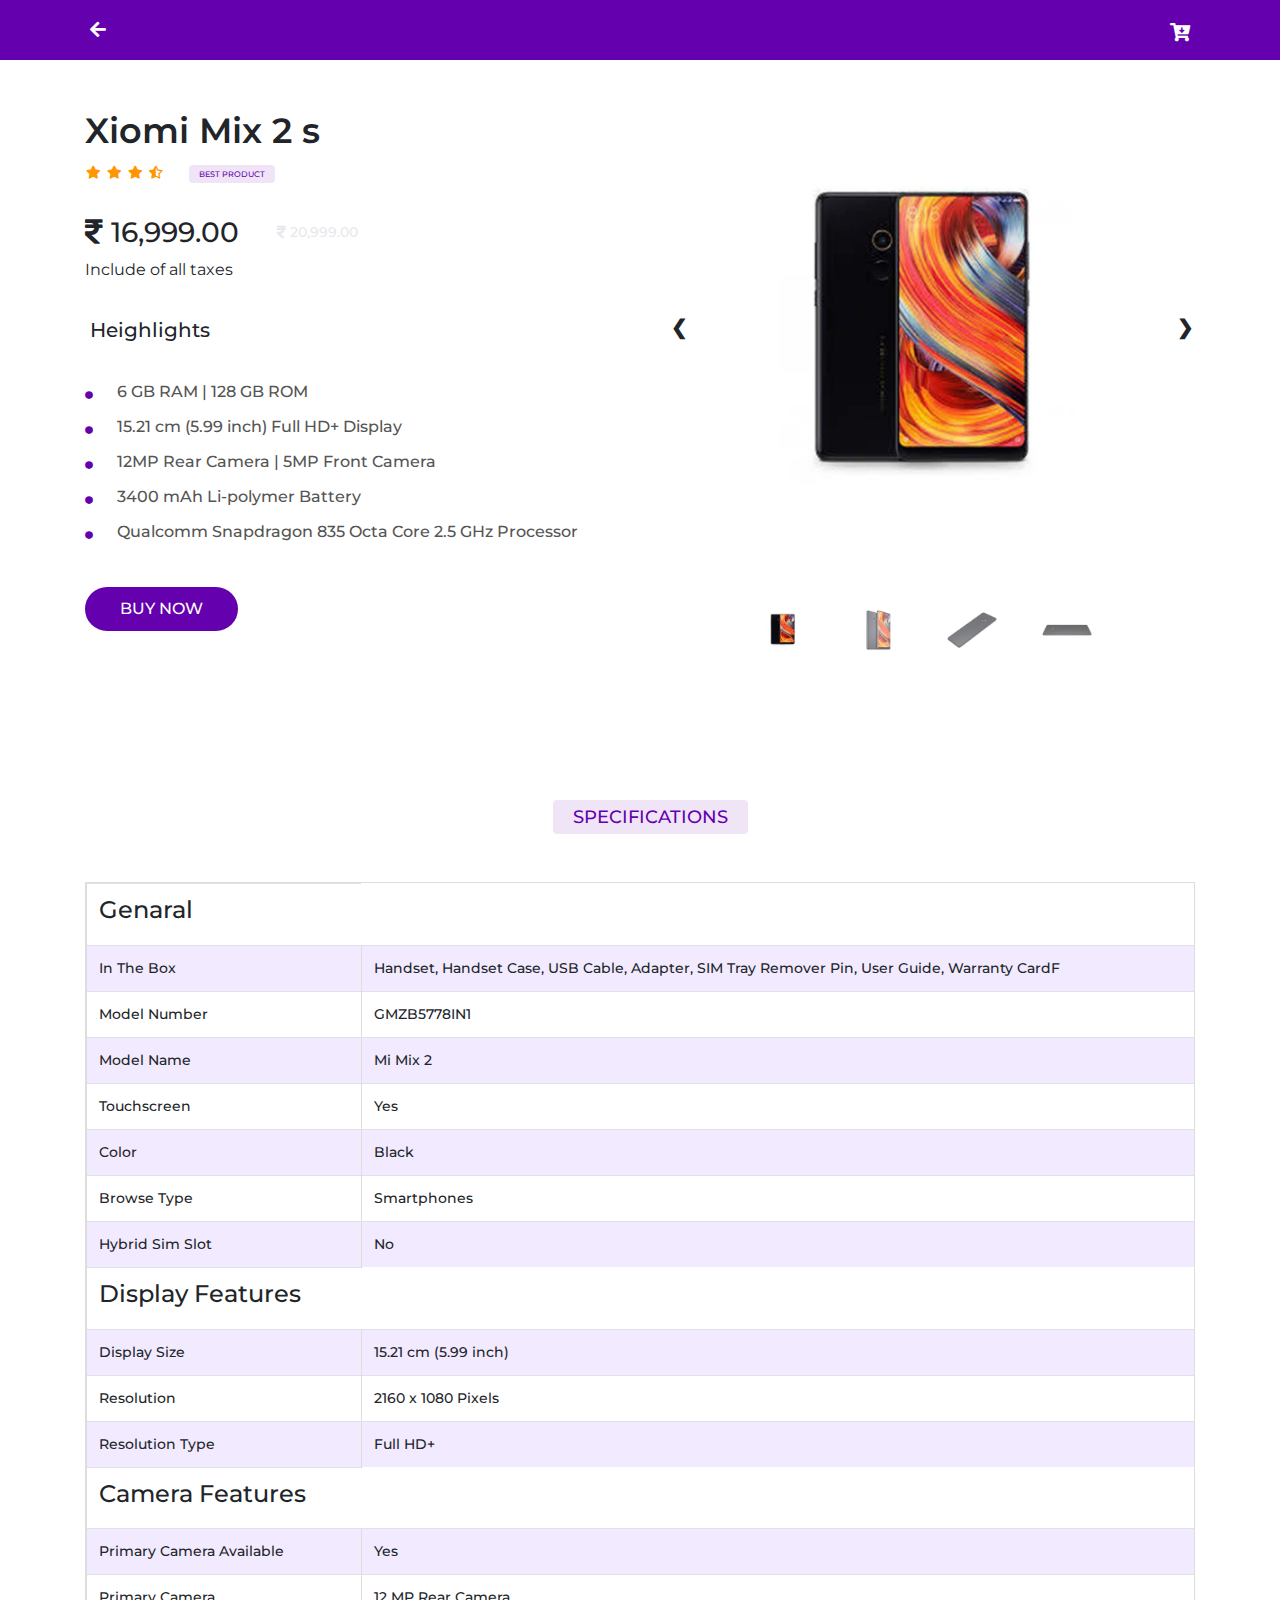
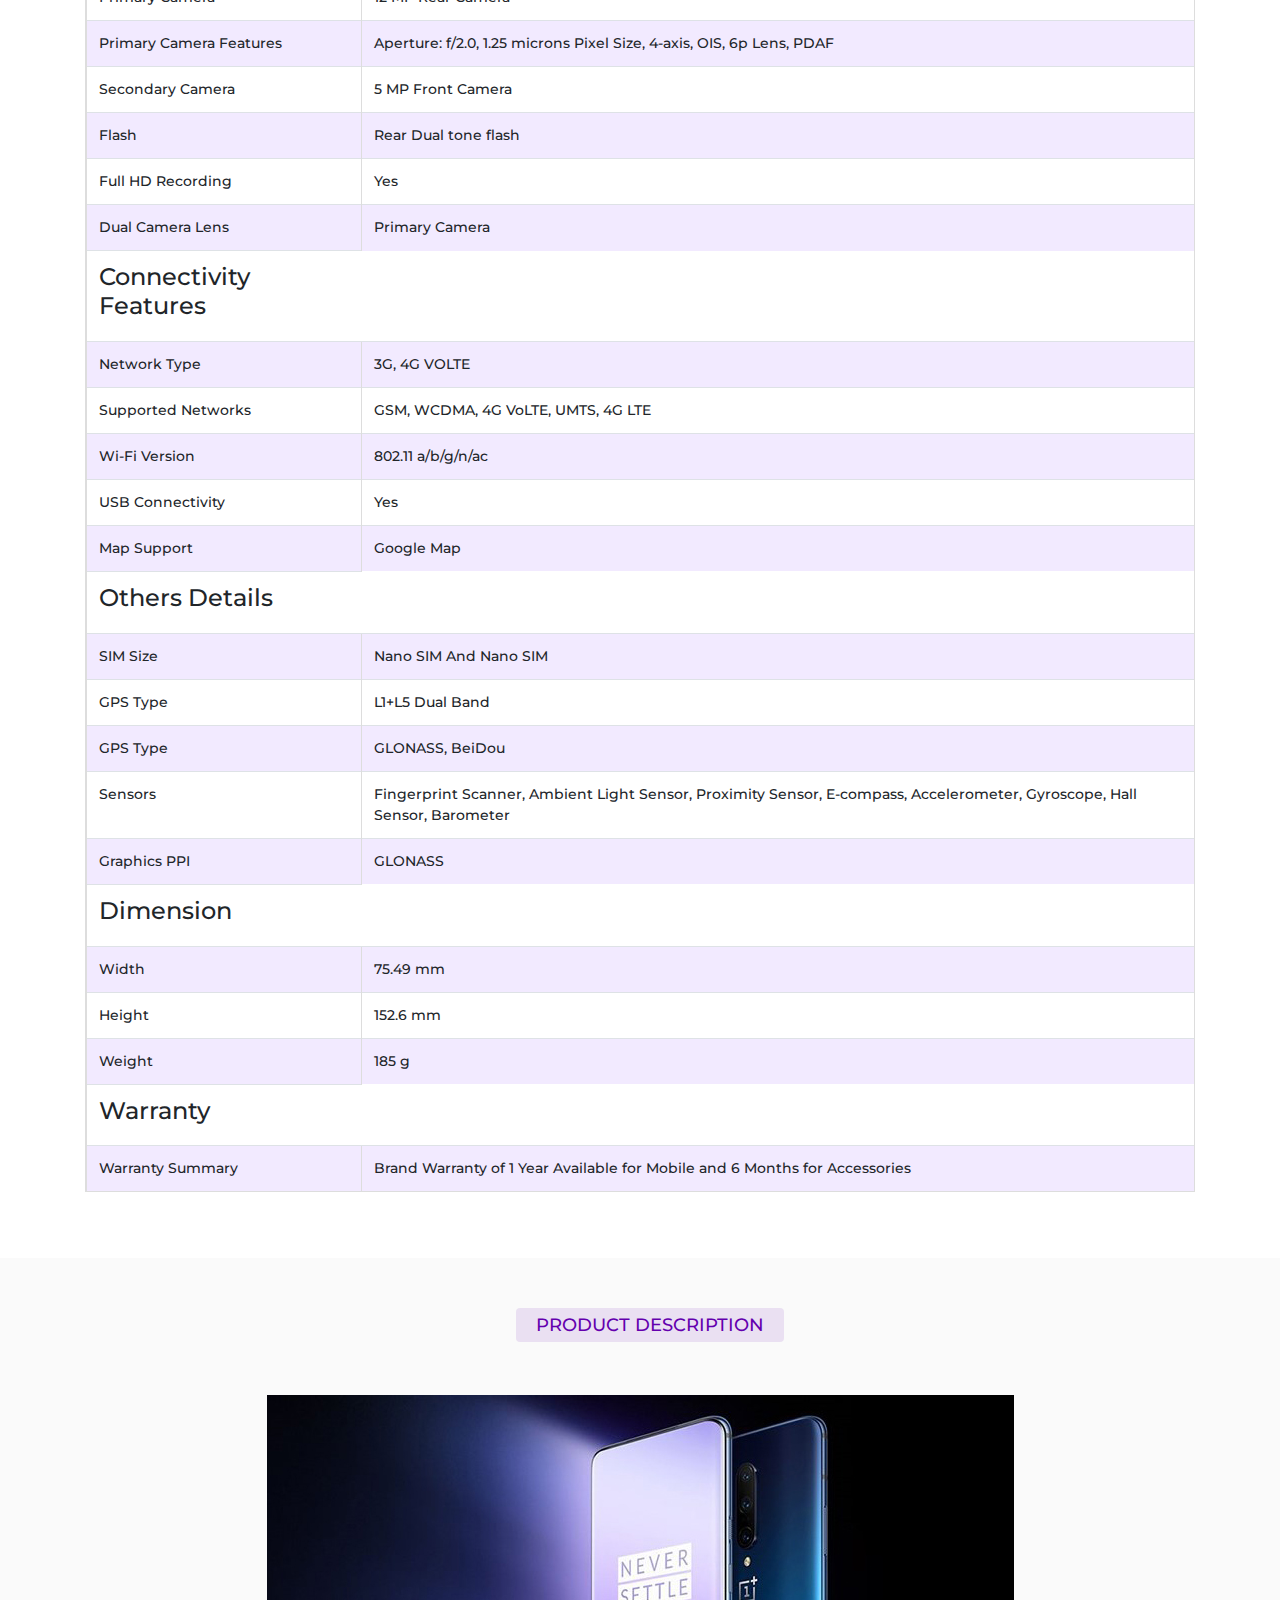
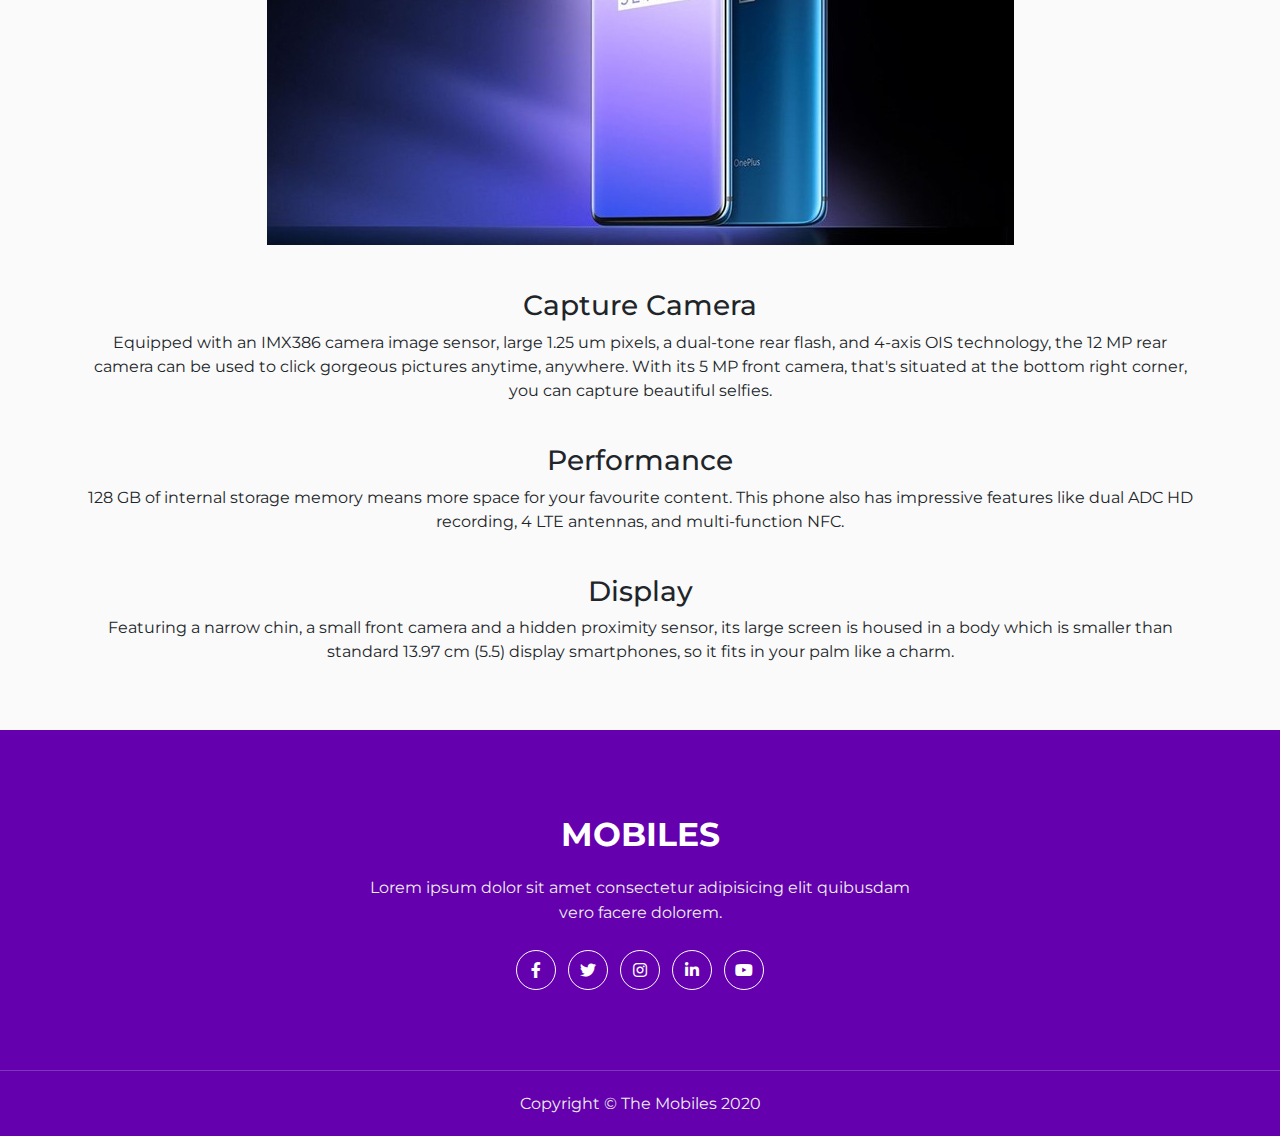
<file: phone4.html>
<!DOCTYPE html>
<html lang="en">

<head>
    <meta charset="UTF-8">
    <meta name="viewport" content="width=device-width, initial-scale=1.0">
    <title>Xiomi Mix 2s</title>
    <!-- Bootstrap -->
    <link rel="stylesheet" href="css/bootstrap.min.css">
    <!-- Main css -->
    <link rel="stylesheet" href="css/iphone.css">
    <!-- Color Skin -->
    <link rel="stylesheet" href="css/skin/skin.css">
    <!-- Fontawesome -->
    <link rel="stylesheet" href="css/fontawesome.css">
</head>

<body>

    <!-- Top section -->

    <header class="header">
        <div class="container">
            <div class="top-bar">
                <div class="row">
                    <div class="back-arrow">
                        <a href="index.html"><i class=" fas fa-arrow-left"></i></a>
                    </div>
                    <div class="cart">
                        <i class="fas fa-cart-arrow-down"></i>
                    </div>
                </div>
            </div>
        </div>
    </header>


    <!-- second : Content and image section -->

    <section class="second-sec">
        <div class="container">
            <div class="row">

                <div class="col-lg-6">
                    <div class="phone-content">
                        <h2>Xiomi Mix 2 s</h2>
                        <div class="rating list-unstyled">
                            <li><i class="fas fa-star"></i></li>
                            <li><i class="fas fa-star"></i></li>
                            <li><i class="fas fa-star"></i></li>
                            <!-- <li><i class="fas fa-star"></i></li> -->
                            <li><i class="fas fa-star-half-alt"></i></li>
                            <li class="section-title">
                                <h1 class="title">Best Product</h1>
                            </li>
                        </div>
                    </div>

                    <div class="price-content ">
                        <div class="price">
                            <h3><i class="fa fa-rupee-sign"></i> 16,999.00</h3>
                            <h6><i class="fa fa-rupee-sign"></i> 20,999.00</h6>
                        </div>
                        <p>Include of all taxes</p>
                    </div>

                    <div class="heightlight">
                        <div class="heading">
                            <h3>Heighlights</h3>
                        </div>
                        <div class="heighlight-content">
                            <ul class="list-unstyled">
                                <li><i class="fas fa-circle"></i>6 GB RAM | 128 GB ROM</li>
                                <li><i class="fas fa-circle"></i>15.21 cm (5.99 inch) Full HD+ Display</li>
                                <li><i class="fas fa-circle"></i>12MP Rear Camera | 5MP Front Camera</li>
                                <li><i class="fas fa-circle"></i>3400 mAh Li-polymer Battery</li>
                                <li><i class="fas fa-circle"></i>Qualcomm Snapdragon 835 Octa Core 2.5 GHz Processor
                                </li>
                                <!-- <li><i class="fas fa-circle"></i>Nebula Blue, 256 GBr</li> -->
                            </ul>
                        </div>
                    </div>
                    <button class="btn mybtn2">
                        <a href="payment.html" style="color: #ffffff;">Buy Now</a>
                    </button>
                </div>


                <div class="col-lg-6 mob">
                    <div class="img-section">
                        <div class="mySlides">
                            <div class="numbertext"></div>
                            <img src="img/xiomi/xiomi 1.jpg">
                        </div>

                        <div class="mySlides">
                            <div class="numbertext"></div>
                            <img src="img/xiomi/xiomi 3.jpg">
                        </div>

                        <div class="mySlides">
                            <div class="numbertext"></div>
                            <img src="img/xiomi/xiomi 4.jpg">
                        </div>

                        <div class="mySlides">
                            <div class="numbertext"></div>
                            <img src="img/xiomi/xiomi 5.jpg">
                        </div>
                        <a class="prev" onclick="plusSlides(-1)">❮</a>
                        <a class="next" onclick="plusSlides(1)">❯</a>


                        <div class="row justify-content-center">
                            <div class="column">
                                <img class="demo cursor" src="img/xiomi/xiomi 1.jpg" style="max-height: 50px;"
                                    onclick="currentSlide(1)" alt="phone">
                            </div>

                            <div class="column">
                                <img class="demo cursor" src="img/xiomi/xiomi 3.jpg" style="max-height: 50px;"
                                    onclick="currentSlide(2)" alt="phone">
                            </div>
                            <div class="column">
                                <img class="demo cursor" src="img/xiomi/xiomi 4.jpg" style="max-height: 50px;"
                                    onclick="currentSlide(3)" alt="phone">
                            </div>
                            <div class="column">
                                <img class="demo cursor" src="img/xiomi/xiomi 5.jpg" style="max-height: 50px;"
                                    onclick="currentSlide(3)" alt="phone">
                            </div>
                        </div>
                    </div>
                </div>

            </div>
        </div>
    </section>


    <!-- Third : Table section -->

    <section class="third-sec">
        <div class="container">
            <div class="row justify-content-center">
                <div class="section-title">
                    <h1 class="title">Specifications</h1>
                </div>
            </div>
            <div class="container">
                <div class="row">
                    <div class="speci-content">
                        <div class="table">
                            <table>
                                <tr>
                                    <!-- Heading table 1 -->
                                    <td>
                                        <h4>Genaral</h4>
                                    </td>
                                </tr>
                                <tr>
                                    <td>In The Box</td>
                                    <td>
                                        Handset, Handset Case, USB Cable, Adapter, SIM Tray Remover Pin, User Guide,
                                        Warranty CardF</td>
                                </tr>
                                <tr>
                                    <td>Model Number</td>
                                    <td>GMZB5778IN1</td>
                                </tr>
                                <tr>
                                    <td>Model Name</td>
                                    <td>
                                        Mi Mix 2</td>
                                </tr>
                                <tr>
                                    <td>Touchscreen</td>
                                    <td>Yes</td>
                                </tr>
                                <tr>
                                    <td>Color</td>
                                    <td>Black</td>
                                </tr>
                                <tr>
                                    <td>Browse Type</td>
                                    <td>Smartphones</td>
                                </tr>
                                <tr>
                                    <td>Hybrid Sim Slot</td>
                                    <td>No
                                    </td>
                                </tr>
                                <!-- Heading table 2 -->
                                <tr>
                                    <td>
                                        <h4>Display Features</h4>
                                    </td>
                                </tr>
                                <tr>
                                    <td>Display Size</td>
                                    <td>15.21 cm (5.99 inch)</td>
                                </tr>
                                <tr>
                                    <td>Resolution</td>
                                    <td>
                                        2160 x 1080 Pixels</td>
                                </tr>
                                <tr>
                                    <td>Resolution Type</td>
                                    <td>Full HD+</td>
                                </tr>
                                <!-- Heading table 3 -->
                                <tr>
                                    <td>
                                        <h4>Camera Features</h4>
                                    </td>
                                </tr>
                                <tr>
                                    <td>Primary Camera Available</td>
                                    <td>Yes</td>
                                </tr>
                                <tr>
                                    <td>Primary Camera</td>
                                    <td>12 MP Rear Camera</td>
                                </tr>
                                <tr>
                                    <td>Primary Camera Features</td>
                                    <td>Aperture: f/2.0, 1.25 microns Pixel Size, 4-axis, OIS, 6p Lens, PDAF</td>
                                </tr>
                                <tr>
                                    <td>Secondary Camera</td>
                                    <td>5 MP Front Camera</td>
                                </tr>
                                <tr>
                                    <td>Flash</td>
                                    <td>Rear Dual tone flash</td>
                                </tr>
                                <tr>
                                    <td>Full HD Recording</td>
                                    <td>Yes</td>
                                </tr>
                                <tr>
                                    <td>Dual Camera Lens</td>
                                    <td>Primary Camera</td>
                                </tr>
                                <!-- Heading table 4 -->
                                <tr>
                                    <td>
                                        <h4>Connectivity Features</h4>
                                    </td>
                                </tr>
                                <tr>
                                    <td>Network Type</td>
                                    <td>3G, 4G VOLTE</td>
                                </tr>
                                <tr>
                                    <td>Supported Networks</td>
                                    <td>
                                        GSM, WCDMA, 4G VoLTE, UMTS, 4G LTE </td>
                                </tr>

                                <tr>
                                    <td>Wi-Fi Version</td>
                                    <td>
                                        802.11 a/b/g/n/ac</td>
                                </tr>
                                <tr>
                                    <td>USB Connectivity</td>
                                    <td>
                                        Yes</td>
                                </tr>
                                <tr>
                                    <td>Map Support</td>
                                    <td>
                                        Google Map</td>
                                </tr>
                                <!-- Heading table 5 -->
                                <tr>
                                    <td>
                                        <h4>Others Details</h4>
                                    </td>
                                </tr>
                                <tr>
                                    <td>SIM Size</td>
                                    <td>Nano SIM And Nano SIM</td>
                                </tr>
                                <tr>
                                    <td>GPS Type</td>
                                    <td>L1+L5 Dual Band </td>
                                </tr>
                                <tr>
                                    <td>GPS Type</td>
                                    <td>
                                        GLONASS, BeiDou</td>
                                </tr>
                                <tr>
                                    <td>Sensors</td>
                                    <td>

                                        Fingerprint Scanner, Ambient Light Sensor, Proximity Sensor, E-compass,
                                        Accelerometer, Gyroscope, Hall Sensor, Barometer</td>
                                </tr>
                                <tr>
                                    <td>Graphics PPI</td>
                                    <td>
                                        GLONASS </td>
                                </tr>
                                <!-- Heading table 6 -->
                                <tr>
                                    <td>
                                        <h4>Dimension</h4>
                                    </td>
                                </tr>
                                <tr>
                                    <td>Width</td>
                                    <td>75.49 mm</td>
                                </tr>
                                <tr>
                                    <td>Height</td>
                                    <td>152.6 mm</td>
                                </tr>

                                <tr>
                                    <td>Weight</td>
                                    <td>185 g</td>
                                </tr>
                                <!-- Heading table 7 -->
                                <tr>
                                    <td>
                                        <h4>Warranty</h4>
                                    </td>
                                </tr>
                                <tr>
                                    <td>Warranty Summary</td>
                                    <td>
                                        Brand Warranty of 1 Year Available for Mobile and 6 Months for Accessories</td>
                                </tr>
                            </table>
                        </div>
                    </div>
                </div>
            </div>
        </div>
    </section>


    <!-- Fourth : Product describtion section -->

    <section class="fourth-sec">
        <div class="container">
            <div class="row justify-content-center">
                <div class="section-title">
                    <h1 class="title">Product Description</h1>
                </div>
            </div>
            <div class="container">

                <div class="row justify-content-center">
                    <div class="product-img">
                        <img src="img/one plus/one plus.jpg" alt="Iphone">
                    </div>
                    <div class="product-content">
                        <div class="text">

                            <h3 style="padding-top: 40px;">Capture Camera</h3>
                            <p>Equipped with an IMX386 camera image sensor, large 1.25 um pixels, a dual-tone rear
                                flash, and 4-axis OIS technology, the 12 MP rear camera can be used to click gorgeous
                                pictures anytime, anywhere. With its 5 MP front camera, that's situated at the bottom
                                right corner, you can capture beautiful selfies.</p>

                            <h3 style="padding-top: 25px;">Performance</h3>
                            <p>128 GB of internal storage memory means more space for your favourite content. This phone
                                also has impressive features like dual ADC HD recording, 4 LTE antennas, and
                                multi-function NFC.</p>

                            <h3 style="padding-top: 25px;">Display</h3>
                            <p>Featuring a narrow chin, a small front camera and a hidden proximity sensor, its large
                                screen is housed in a body which is smaller than standard 13.97 cm (5.5) display
                                smartphones, so it fits in your palm like a charm.
                            </p>
                        </div>
                    </div>
                </div>
            </div>
        </div>
    </section>


    <!-- Footer Section -->

    <footer class="footer">
        <div class="container">
            <div class="row justify-content-center">
                <div class="col-lg-6">
                    <div class="footer-logo">
                        <a href="#"><span class="logo-mob"></span> MOBILES</a>
                    </div>
                    <div class="footer-text">
                        <p>Lorem ipsum dolor sit amet consectetur adipisicing elit quibusdam vero
                            facere dolorem.</p>
                    </div>
                    <div class="footer-social-link">
                        <a href="#"><i class="fab fa-facebook-f"></i></a>
                        <a href="#"><i class="fab fa-twitter"></i></a>
                        <a href="#"><i class="fab fa-instagram"></i></a>
                        <a href="#"><i class="fab fa-linkedin-in"></i></a>
                        <a href="#"><i class="fab fa-youtube"></i></a>
                    </div>
                </div>
            </div>
        </div>
        <div class="copyright">
            <p> Copyright &copy; The Mobiles 2020</p>
        </div>
    </footer>





    <!-- Button for go to top -->
    <div class="top-btn">
        <div class="container">
            <button onclick="topFunction()" id="myBtn" title="Go to top"><i class="fas fa-angle-up"></i></button>
        </div>
    </div>


    <!-- Script for Button for go to top -->
    <script>
        var mybutton = document.getElementById("myBtn");

        // When the user scrolls down 20px from the top of the document, show the button
        window.onscroll = function () { scrollFunction() };

        function scrollFunction() {
            if (document.body.scrollTop > 20 || document.documentElement.scrollTop > 20) {
                mybutton.style.display = "block";
            } else {
                mybutton.style.display = "none";
            }
        }

        // When the user clicks on the button, scroll to the top of the document
        function topFunction() {
            document.body.scrollTop = 0;
            document.documentElement.scrollTop = 0;
        }
    </script>



    <!-- Main Js -->
    <script src="js/phones.js"></script>
    <!-- Jquery -->
    <script src="js/jquery.min.js"></script>
    <!-- Bootstrap -->
    <script src="js/bootstrap.min.js"></script>

</body>

</html>
</file>
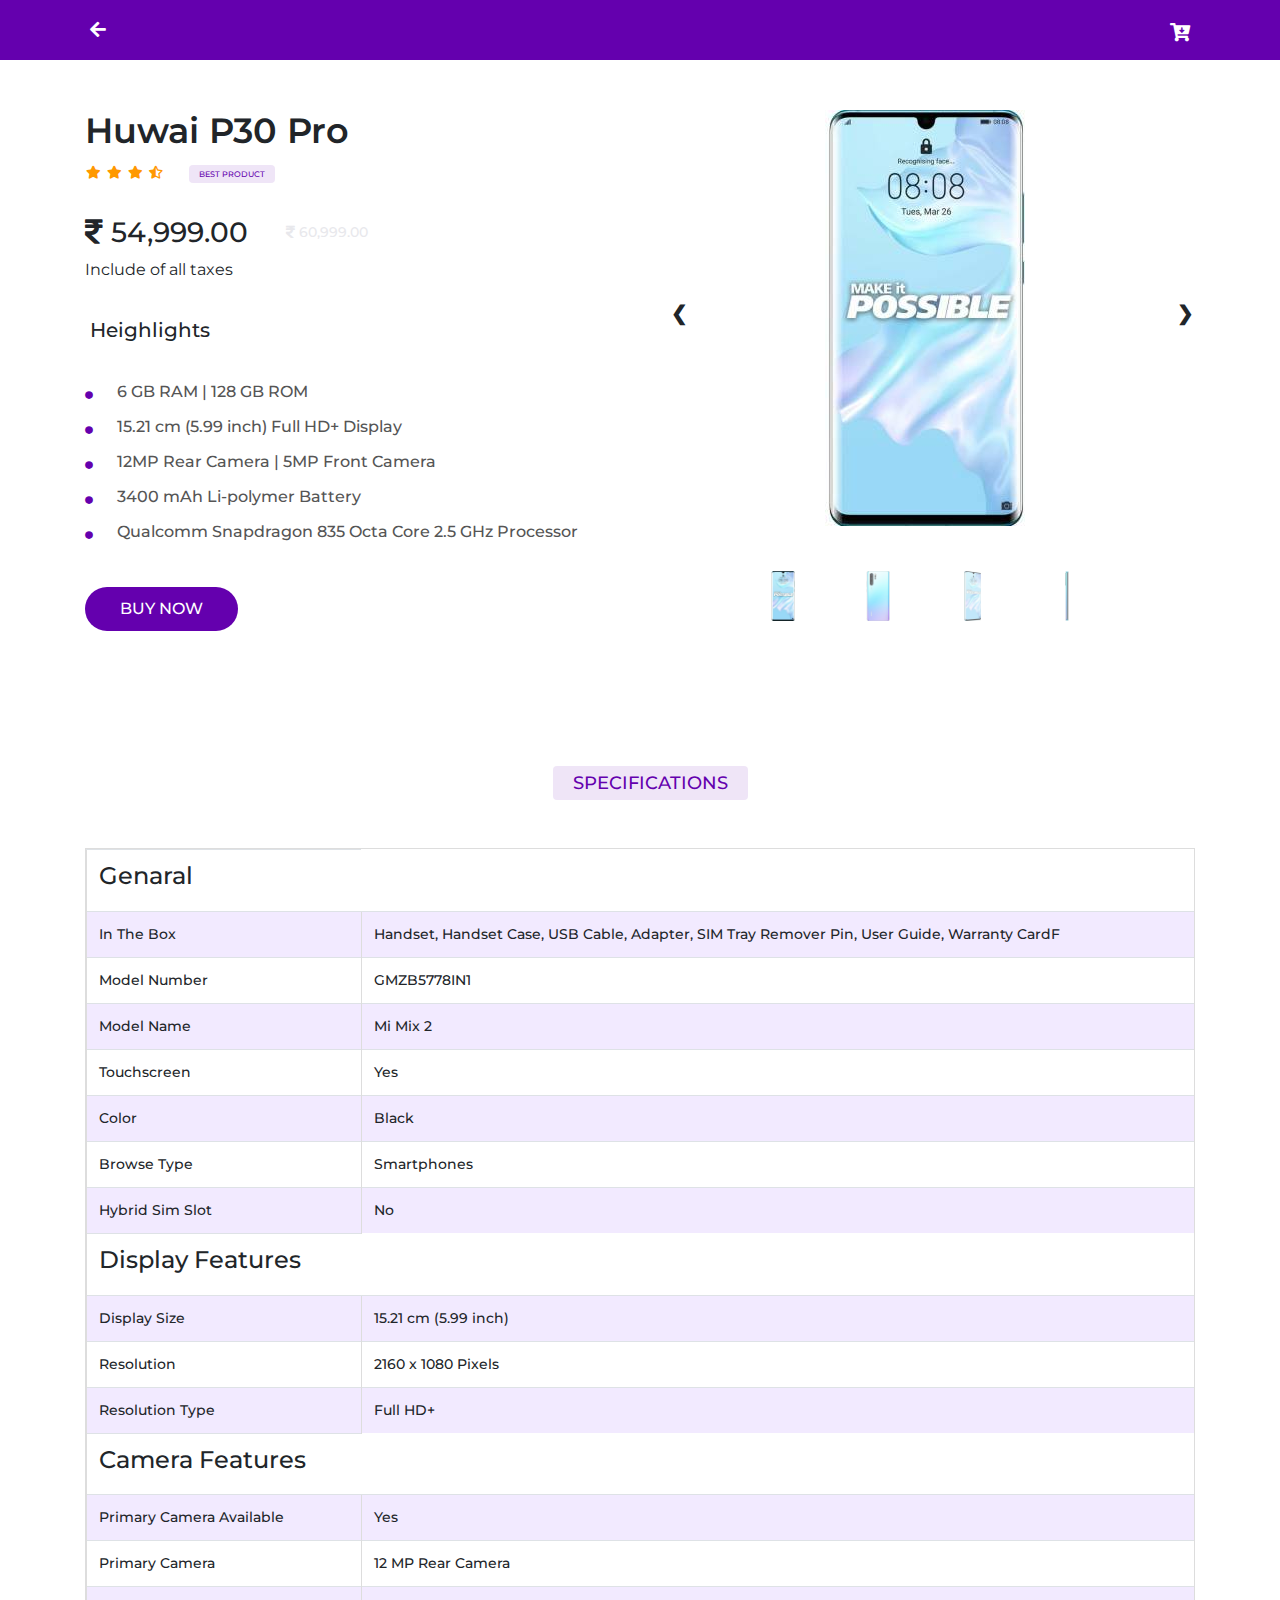
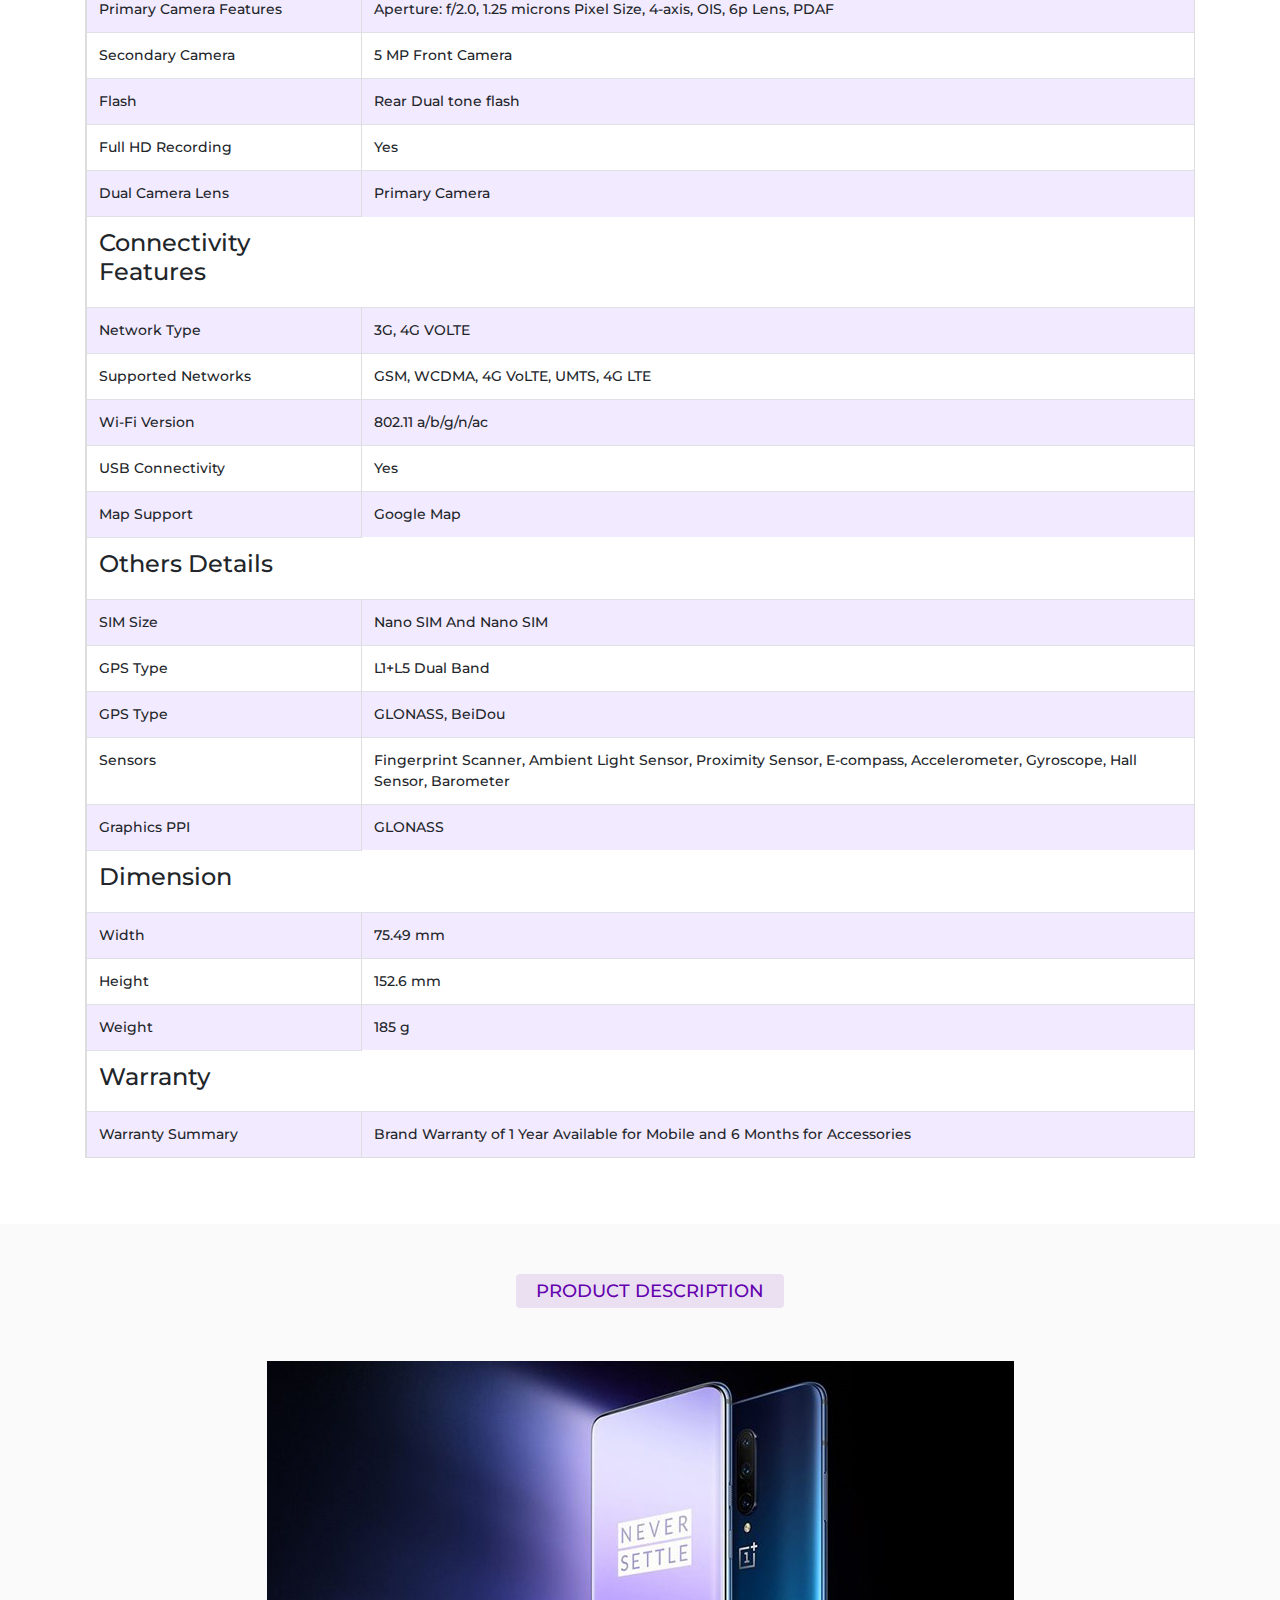
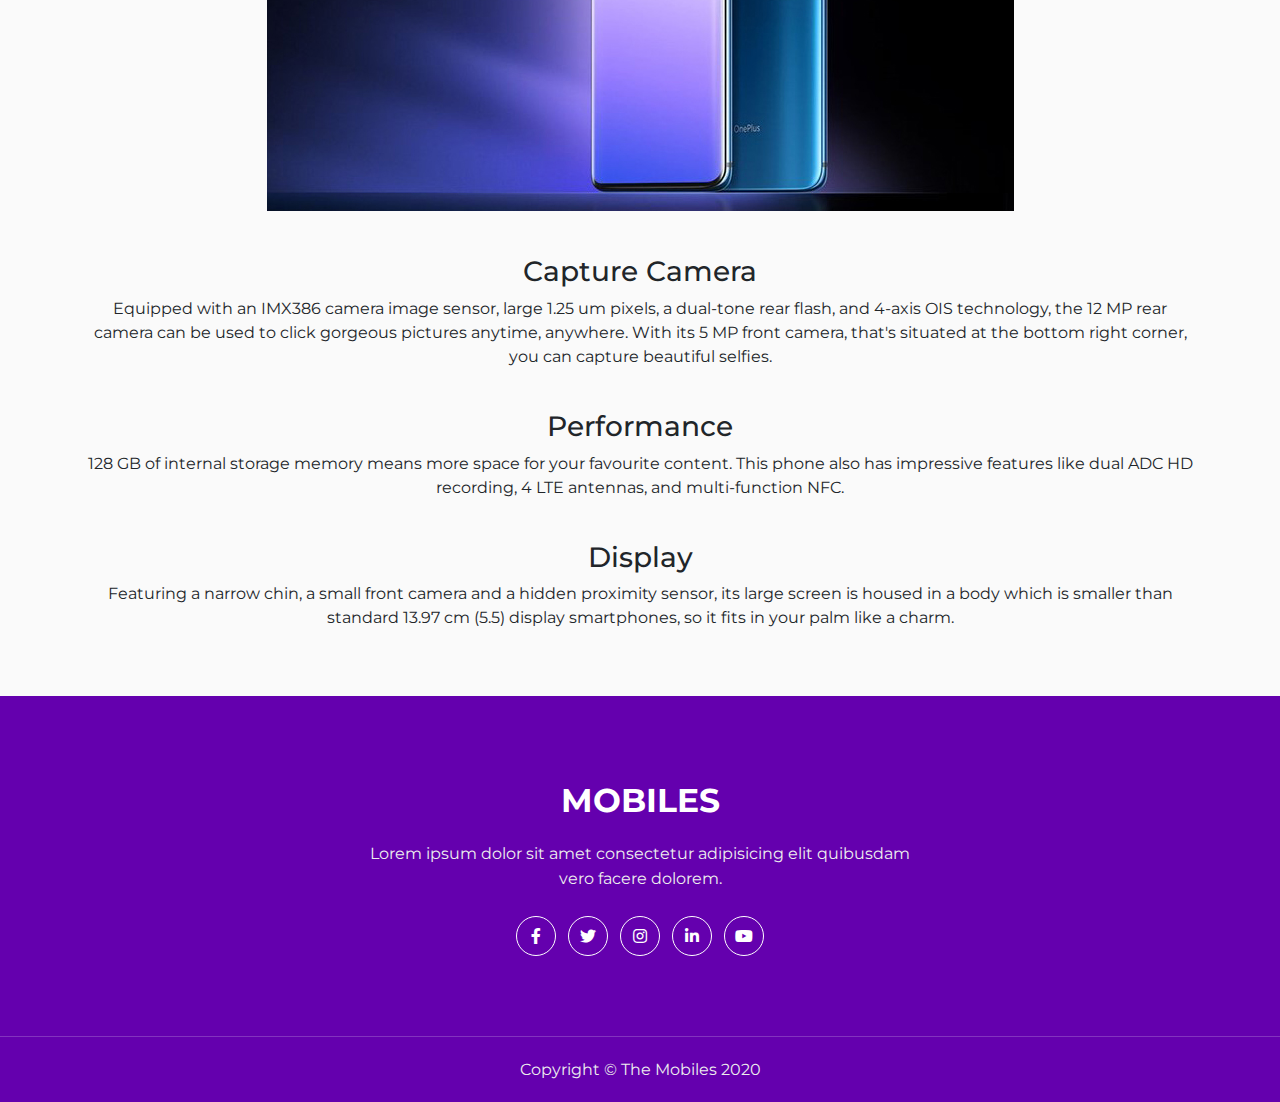
<file: phone5.html>
<!DOCTYPE html>
<html lang="en">

<head>
    <meta charset="UTF-8">
    <meta name="viewport" content="width=device-width, initial-scale=1.0">
    <title>Huwai P30 Pro</title>
    <!-- Bootstrap -->
    <link rel="stylesheet" href="css/bootstrap.min.css">
    <!-- Main css -->
    <link rel="stylesheet" href="css/iphone.css">
    <!-- Color Skin -->
    <link rel="stylesheet" href="css/skin/skin.css">
    <!-- Fontawesome -->
    <link rel="stylesheet" href="css/fontawesome.css">
</head>

<body>

    <!-- Top section -->

    <header class="header">
        <div class="container">
            <div class="top-bar">
                <div class="row">
                    <div class="back-arrow">
                        <a href="index.html"><i class=" fas fa-arrow-left"></i></a>
                    </div>
                    <div class="cart">
                        <i class="fas fa-cart-arrow-down"></i>
                    </div>
                </div>
            </div>
        </div>
    </header>


    <!-- second : Content and image section -->

    <section class="second-sec">
        <div class="container">
            <div class="row">

                <div class="col-lg-6">
                    <div class="phone-content">
                        <h2>Huwai P30 Pro</h2>
                        <div class="rating list-unstyled">
                            <li><i class="fas fa-star"></i></li>
                            <li><i class="fas fa-star"></i></li>
                            <li><i class="fas fa-star"></i></li>
                            <!-- <li><i class="fas fa-star"></i></li> -->
                            <li><i class="fas fa-star-half-alt"></i></li>
                            <li class="section-title">
                                <h1 class="title">Best Product</h1>
                            </li>
                        </div>
                    </div>

                    <div class="price-content ">
                        <div class="price">
                            <h3><i class="fa fa-rupee-sign"></i> 54,999.00</h3>
                            <h6><i class="fa fa-rupee-sign"></i> 60,999.00</h6>
                        </div>
                        <p>Include of all taxes</p>
                    </div>

                    <div class="heightlight">
                        <div class="heading">
                            <h3>Heighlights</h3>
                        </div>
                        <div class="heighlight-content">
                            <ul class="list-unstyled">
                                <li><i class="fas fa-circle"></i>6 GB RAM | 128 GB ROM</li>
                                <li><i class="fas fa-circle"></i>15.21 cm (5.99 inch) Full HD+ Display</li>
                                <li><i class="fas fa-circle"></i>12MP Rear Camera | 5MP Front Camera</li>
                                <li><i class="fas fa-circle"></i>3400 mAh Li-polymer Battery</li>
                                <li><i class="fas fa-circle"></i>Qualcomm Snapdragon 835 Octa Core 2.5 GHz Processor
                                </li>
                                <!-- <li><i class="fas fa-circle"></i>Nebula Blue, 256 GBr</li> -->
                            </ul>
                        </div>
                    </div>
                    <button class="btn mybtn2">
                        <a href="payment.html" style="color: #ffffff;">Buy Now</a>
                    </button>
                </div>


                <div class="col-lg-6 mob">
                    <div class="img-section">
                        <div class="mySlides">
                            <div class="numbertext"></div>
                            <img src="img/Huwai/huwai1.jpeg">
                        </div>

                        <div class="mySlides">
                            <div class="numbertext"></div>
                            <img src="img/Huwai/huwai2.jpeg">
                        </div>

                        <div class="mySlides">
                            <div class="numbertext"></div>
                            <img src="img/Huwai/huwai3.jpeg">
                        </div>

                        <div class="mySlides">
                            <div class="numbertext"></div>
                            <img src="img/Huwai/huwai 4.jpeg">
                        </div>
                        <a class="prev" onclick="plusSlides(-1)">❮</a>
                        <a class="next" onclick="plusSlides(1)">❯</a>


                        <div class="row justify-content-center">
                            <div class="column">
                                <img class="demo cursor" src="img/Huwai/huwai1.jpeg" style="max-height: 50px;"
                                    onclick="currentSlide(1)" alt="phone">
                            </div>
                            <div class="column">
                                <img class="demo cursor" src="img/Huwai/huwai2.jpeg" style="max-height: 50px;"
                                    onclick="currentSlide(1)" alt="phone">
                            </div>
                            <div class="column">
                                <img class="demo cursor" src="img/Huwai/huwai3.jpeg" style="max-height: 50px;"
                                    onclick="currentSlide(2)" alt="phone">
                            </div>
                            <div class="column">
                                <img class="demo cursor" src="img/Huwai/huwai 4.jpeg" style="max-height: 50px;"
                                    onclick="currentSlide(3)" alt="phone">
                            </div>
                        </div>
                    </div>
                </div>
            </div>

        </div>
        </div>
    </section>



    <!-- Third : Table section -->


    <!-- specification 
    content
 is
 not 
changed -->


    <section class="third-sec">
        <div class="container">
            <div class="row justify-content-center">
                <div class="section-title">
                    <h1 class="title">Specifications</h1>
                </div>
            </div>
            <div class="container">
                <div class="row">
                    <div class="speci-content">
                        <div class="table">
                            <table>
                                <tr>
                                    <!-- Heading table 1 -->
                                    <td>
                                        <h4>Genaral</h4>
                                    </td>
                                </tr>
                                <tr>
                                    <td>In The Box</td>
                                    <td>
                                        Handset, Handset Case, USB Cable, Adapter, SIM Tray Remover Pin, User Guide,
                                        Warranty CardF</td>
                                </tr>
                                <tr>
                                    <td>Model Number</td>
                                    <td>GMZB5778IN1</td>
                                </tr>
                                <tr>
                                    <td>Model Name</td>
                                    <td>
                                        Mi Mix 2</td>
                                </tr>
                                <tr>
                                    <td>Touchscreen</td>
                                    <td>Yes</td>
                                </tr>
                                <tr>
                                    <td>Color</td>
                                    <td>Black</td>
                                </tr>
                                <tr>
                                    <td>Browse Type</td>
                                    <td>Smartphones</td>
                                </tr>
                                <tr>
                                    <td>Hybrid Sim Slot</td>
                                    <td>No
                                    </td>
                                </tr>
                                <!-- Heading table 2 -->
                                <tr>
                                    <td>
                                        <h4>Display Features</h4>
                                    </td>
                                </tr>
                                <tr>
                                    <td>Display Size</td>
                                    <td>15.21 cm (5.99 inch)</td>
                                </tr>
                                <tr>
                                    <td>Resolution</td>
                                    <td>
                                        2160 x 1080 Pixels</td>
                                </tr>
                                <tr>
                                    <td>Resolution Type</td>
                                    <td>Full HD+</td>
                                </tr>
                                <!-- Heading table 3 -->
                                <tr>
                                    <td>
                                        <h4>Camera Features</h4>
                                    </td>
                                </tr>
                                <tr>
                                    <td>Primary Camera Available</td>
                                    <td>Yes</td>
                                </tr>
                                <tr>
                                    <td>Primary Camera</td>
                                    <td>12 MP Rear Camera</td>
                                </tr>
                                <tr>
                                    <td>Primary Camera Features</td>
                                    <td>Aperture: f/2.0, 1.25 microns Pixel Size, 4-axis, OIS, 6p Lens, PDAF</td>
                                </tr>
                                <tr>
                                    <td>Secondary Camera</td>
                                    <td>5 MP Front Camera</td>
                                </tr>
                                <tr>
                                    <td>Flash</td>
                                    <td>Rear Dual tone flash</td>
                                </tr>
                                <tr>
                                    <td>Full HD Recording</td>
                                    <td>Yes</td>
                                </tr>
                                <tr>
                                    <td>Dual Camera Lens</td>
                                    <td>Primary Camera</td>
                                </tr>
                                <!-- Heading table 4 -->
                                <tr>
                                    <td>
                                        <h4>Connectivity Features</h4>
                                    </td>
                                </tr>
                                <tr>
                                    <td>Network Type</td>
                                    <td>3G, 4G VOLTE</td>
                                </tr>
                                <tr>
                                    <td>Supported Networks</td>
                                    <td>
                                        GSM, WCDMA, 4G VoLTE, UMTS, 4G LTE </td>
                                </tr>

                                <tr>
                                    <td>Wi-Fi Version</td>
                                    <td>
                                        802.11 a/b/g/n/ac</td>
                                </tr>
                                <tr>
                                    <td>USB Connectivity</td>
                                    <td>
                                        Yes</td>
                                </tr>
                                <tr>
                                    <td>Map Support</td>
                                    <td>
                                        Google Map</td>
                                </tr>
                                <!-- Heading table 5 -->
                                <tr>
                                    <td>
                                        <h4>Others Details</h4>
                                    </td>
                                </tr>
                                <tr>
                                    <td>SIM Size</td>
                                    <td>Nano SIM And Nano SIM</td>
                                </tr>
                                <tr>
                                    <td>GPS Type</td>
                                    <td>L1+L5 Dual Band </td>
                                </tr>
                                <tr>
                                    <td>GPS Type</td>
                                    <td>
                                        GLONASS, BeiDou</td>
                                </tr>
                                <tr>
                                    <td>Sensors</td>
                                    <td>

                                        Fingerprint Scanner, Ambient Light Sensor, Proximity Sensor, E-compass,
                                        Accelerometer, Gyroscope, Hall Sensor, Barometer</td>
                                </tr>
                                <tr>
                                    <td>Graphics PPI</td>
                                    <td>
                                        GLONASS </td>
                                </tr>
                                <!-- Heading table 6 -->
                                <tr>
                                    <td>
                                        <h4>Dimension</h4>
                                    </td>
                                </tr>
                                <tr>
                                    <td>Width</td>
                                    <td>75.49 mm</td>
                                </tr>
                                <tr>
                                    <td>Height</td>
                                    <td>152.6 mm</td>
                                </tr>

                                <tr>
                                    <td>Weight</td>
                                    <td>185 g</td>
                                </tr>
                                <!-- Heading table 7 -->
                                <tr>
                                    <td>
                                        <h4>Warranty</h4>
                                    </td>
                                </tr>
                                <tr>
                                    <td>Warranty Summary</td>
                                    <td>
                                        Brand Warranty of 1 Year Available for Mobile and 6 Months for Accessories</td>
                                </tr>
                            </table>
                        </div>
                    </div>
                </div>
            </div>
        </div>
    </section>


    <!-- Fourth : Product describtion section -->

    <section class="fourth-sec">
        <div class="container">
            <div class="row justify-content-center">
                <div class="section-title">
                    <h1 class="title">Product Description</h1>
                </div>
            </div>
            <div class="container">

                <div class="row justify-content-center">
                    <div class="product-img">
                        <img src="img/one plus/one plus.jpg" alt="Iphone">
                    </div>
                    <div class="product-content">
                        <div class="text">

                            <h3 style="padding-top: 40px;">Capture Camera</h3>
                            <p>Equipped with an IMX386 camera image sensor, large 1.25 um pixels, a dual-tone rear
                                flash, and 4-axis OIS technology, the 12 MP rear camera can be used to click gorgeous
                                pictures anytime, anywhere. With its 5 MP front camera, that's situated at the bottom
                                right corner, you can capture beautiful selfies.</p>

                            <h3 style="padding-top: 25px;">Performance</h3>
                            <p>128 GB of internal storage memory means more space for your favourite content. This phone
                                also has impressive features like dual ADC HD recording, 4 LTE antennas, and
                                multi-function NFC.</p>

                            <h3 style="padding-top: 25px;">Display</h3>
                            <p>Featuring a narrow chin, a small front camera and a hidden proximity sensor, its large
                                screen is housed in a body which is smaller than standard 13.97 cm (5.5) display
                                smartphones, so it fits in your palm like a charm.
                            </p>
                        </div>
                    </div>
                </div>
            </div>
        </div>
    </section>


    <!-- Footer Section -->

    <footer class="footer">
        <div class="container">
            <div class="row justify-content-center">
                <div class="col-lg-6">
                    <div class="footer-logo">
                        <a href="#"><span class="logo-mob"></span> MOBILES</a>
                    </div>
                    <div class="footer-text">
                        <p>Lorem ipsum dolor sit amet consectetur adipisicing elit quibusdam vero
                            facere dolorem.</p>
                    </div>
                    <div class="footer-social-link">
                        <a href="#"><i class="fab fa-facebook-f"></i></a>
                        <a href="#"><i class="fab fa-twitter"></i></a>
                        <a href="#"><i class="fab fa-instagram"></i></a>
                        <a href="#"><i class="fab fa-linkedin-in"></i></a>
                        <a href="#"><i class="fab fa-youtube"></i></a>
                    </div>
                </div>
            </div>
        </div>
        <div class="copyright">
            <p> Copyright &copy; The Mobiles 2020</p>
        </div>
    </footer>





    <!-- Button for go to top -->
    <div class="top-btn">
        <div class="container">
            <button onclick="topFunction()" id="myBtn" title="Go to top"><i class="fas fa-angle-up"></i></button>
        </div>
    </div>


    <!-- Script for Button for go to top -->
    <script>
        var mybutton = document.getElementById("myBtn");

        // When the user scrolls down 20px from the top of the document, show the button
        window.onscroll = function () { scrollFunction() };

        function scrollFunction() {
            if (document.body.scrollTop > 20 || document.documentElement.scrollTop > 20) {
                mybutton.style.display = "block";
            } else {
                mybutton.style.display = "none";
            }
        }

        // When the user clicks on the button, scroll to the top of the document
        function topFunction() {
            document.body.scrollTop = 0;
            document.documentElement.scrollTop = 0;
        }
    </script>



    <!-- Main Js -->
    <script src="js/phones.js"></script>
    <!-- Jquery -->
    <script src="js/jquery.min.js"></script>
    <!-- Bootstrap -->
    <script src="js/bootstrap.min.js"></script>

</body>

</html>
</file>
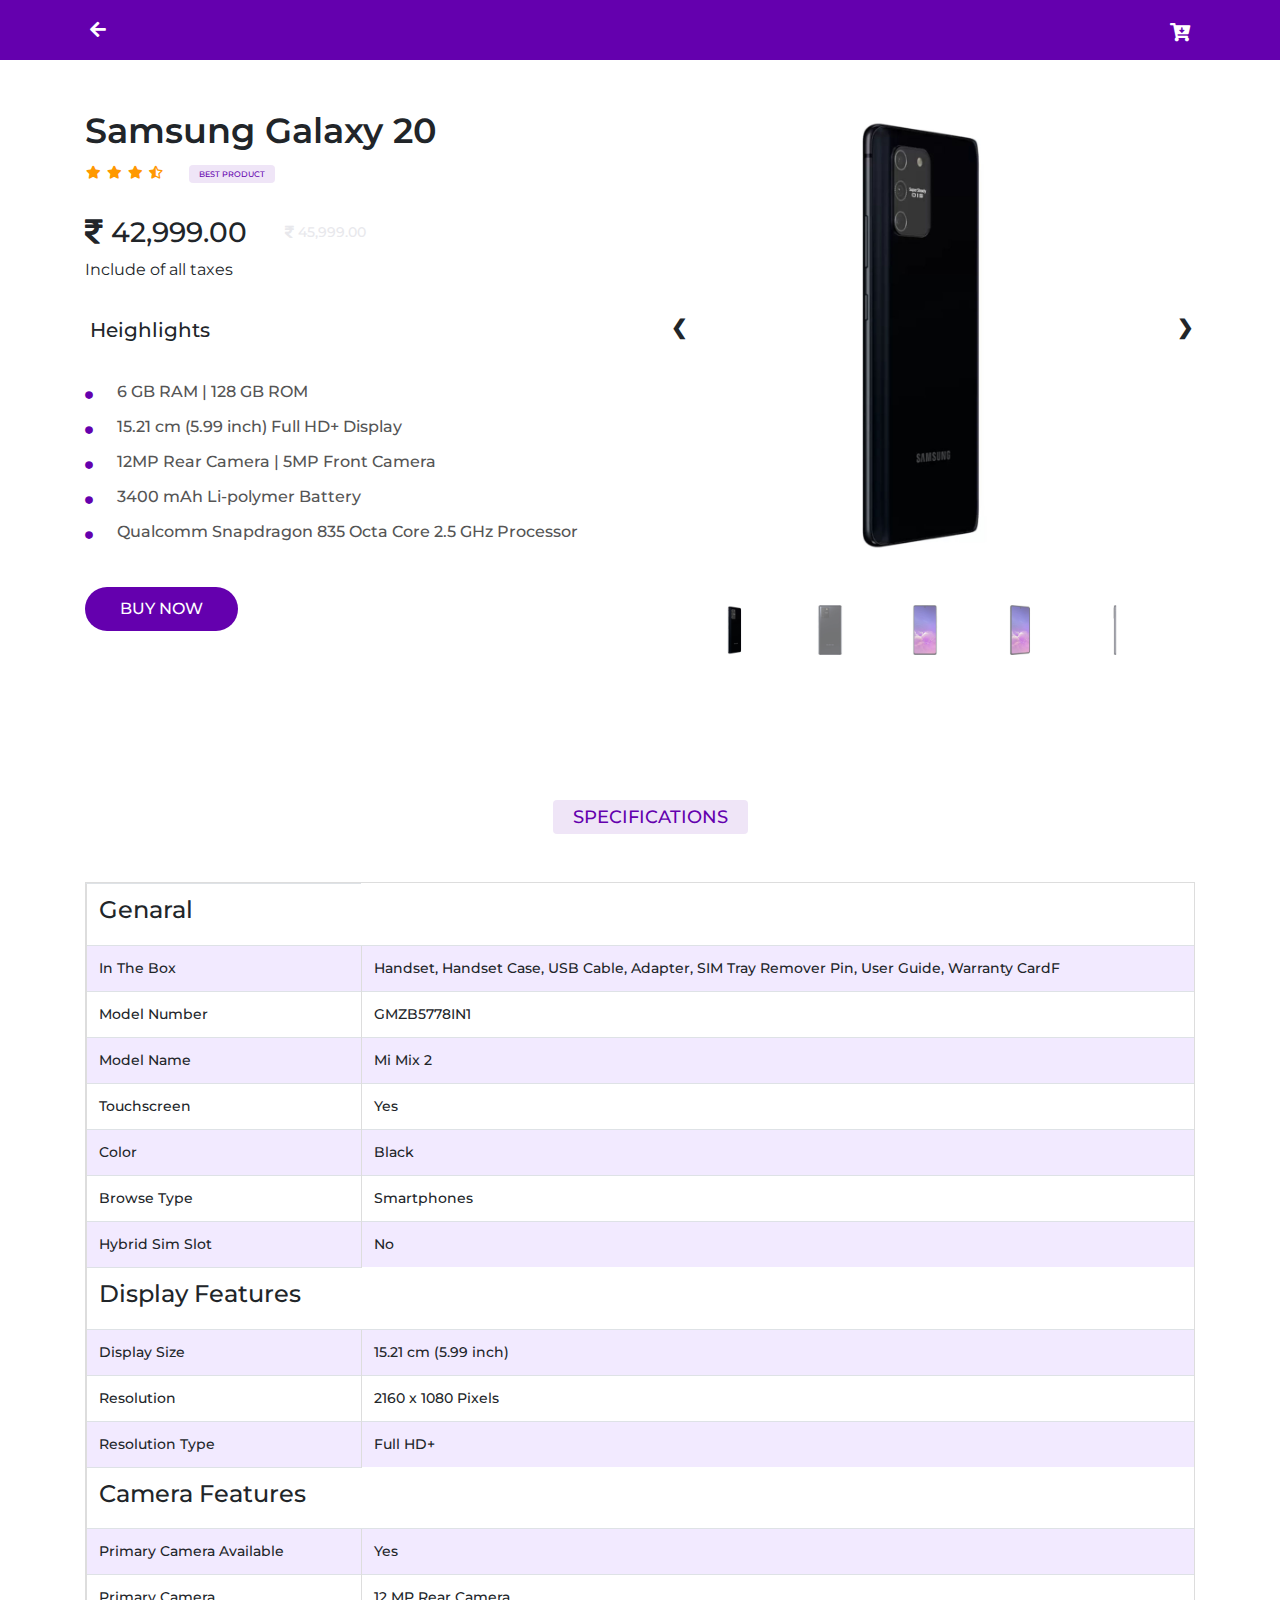
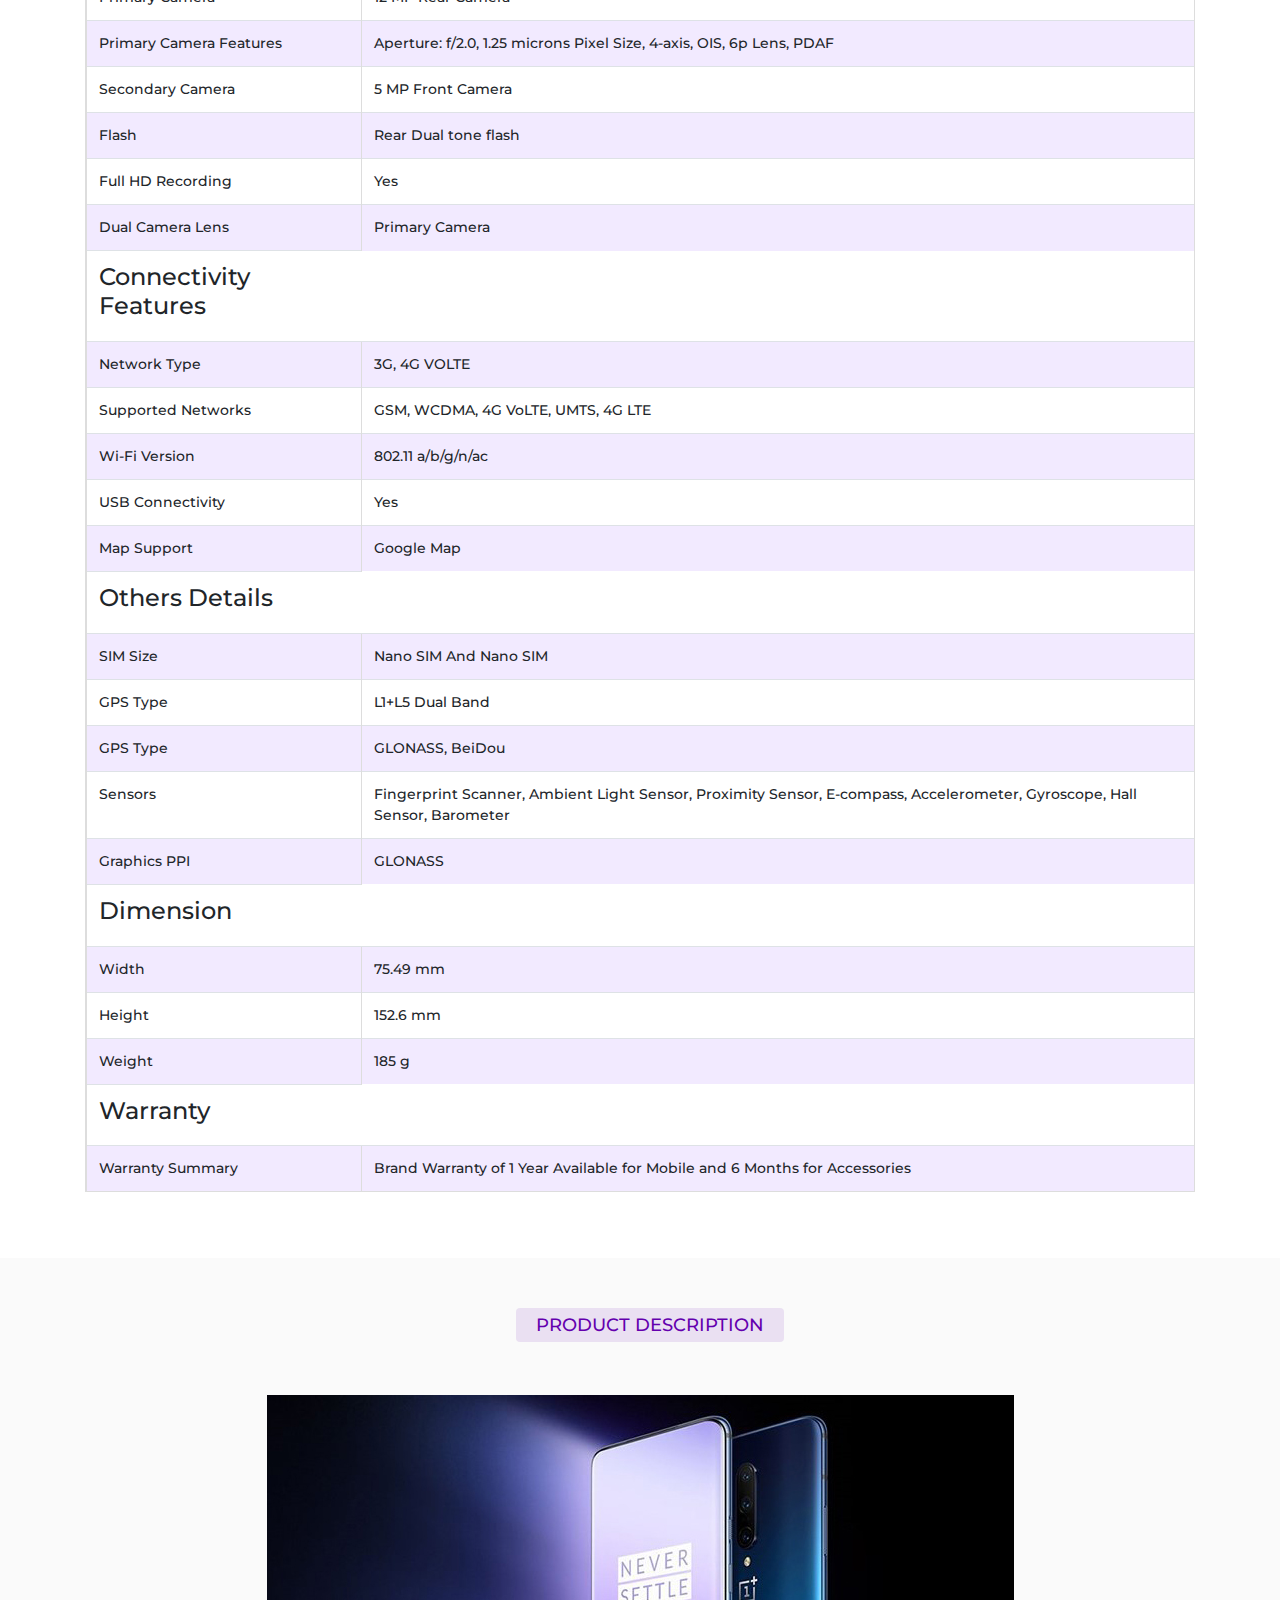
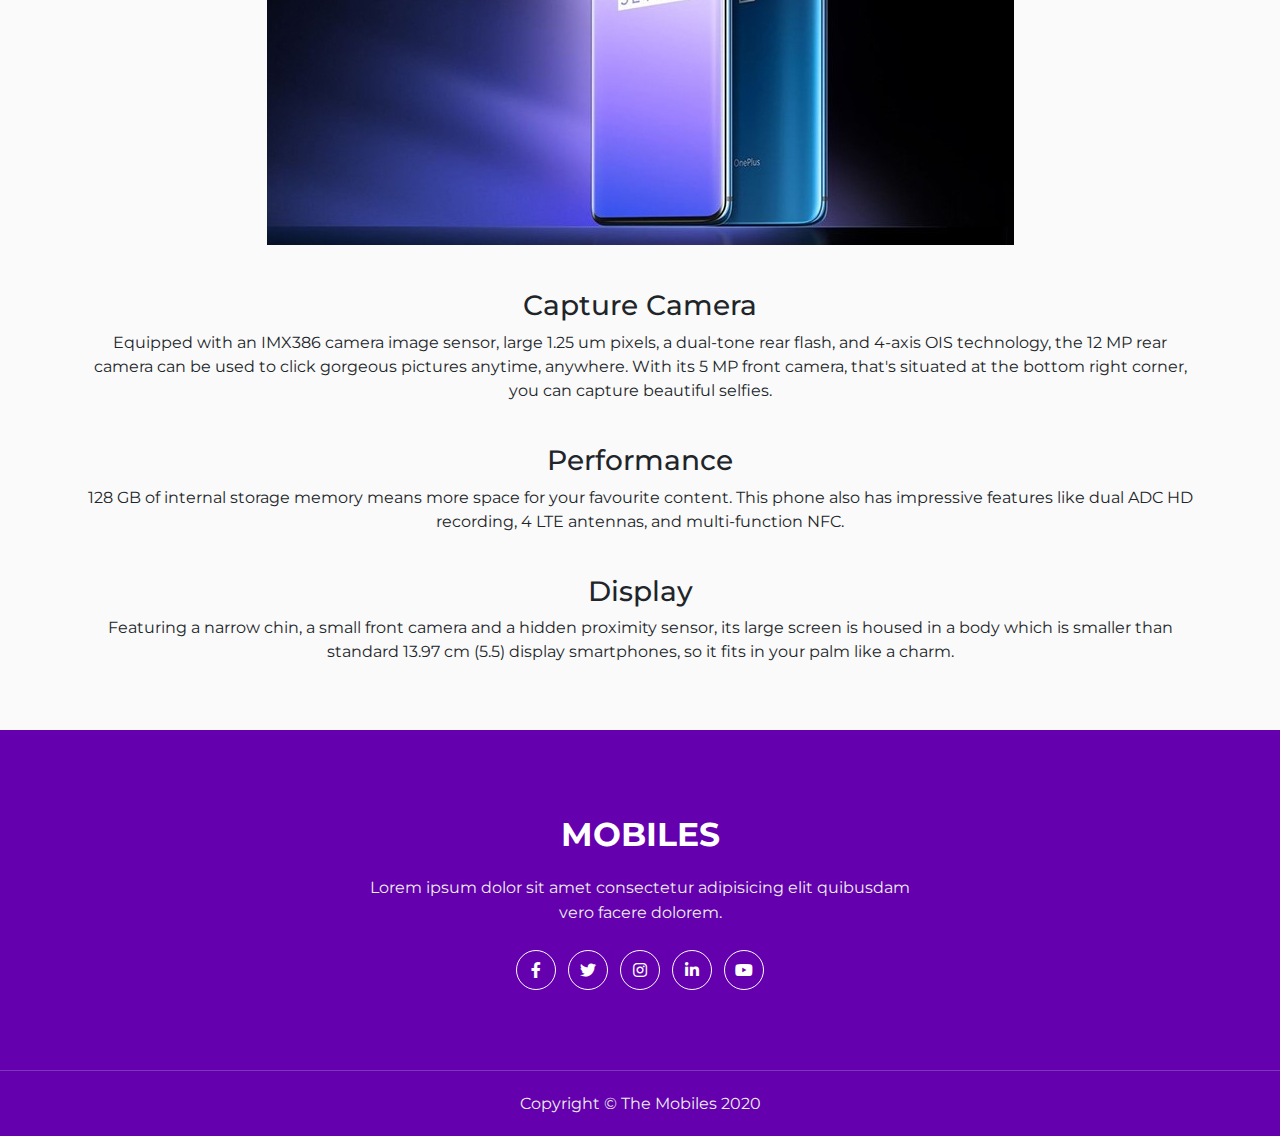
<file: phone6.html>
<!DOCTYPE html>
<html lang="en">

<head>
    <meta charset="UTF-8">
    <meta name="viewport" content="width=device-width, initial-scale=1.0">
    <title>Samsung Galaxy 20</title>
    <!-- Bootstrap -->
    <link rel="stylesheet" href="css/bootstrap.min.css">
    <!-- Main css -->
    <link rel="stylesheet" href="css/iphone.css">
    <!-- Color Skin -->
    <link rel="stylesheet" href="css/skin/skin.css">
    <!-- Fontawesome -->
    <link rel="stylesheet" href="css/fontawesome.css">
</head>

<body>

    <!-- Top section -->

    <header class="header">
        <div class="container">
            <div class="top-bar">
                <div class="row">
                    <div class="back-arrow">
                        <a href="index.html"><i class=" fas fa-arrow-left"></i></a>
                    </div>
                    <div class="cart">
                        <i class="fas fa-cart-arrow-down"></i>
                    </div>
                </div>
            </div>
        </div>
    </header>


    <!-- second : Content and image section -->

    <section class="second-sec">
        <div class="container">
            <div class="row">

                <div class="col-lg-6">
                    <div class="phone-content">
                        <h2>Samsung Galaxy 20</h2>
                        <div class="rating list-unstyled">
                            <li><i class="fas fa-star"></i></li>
                            <li><i class="fas fa-star"></i></li>
                            <li><i class="fas fa-star"></i></li>
                            <!-- <li><i class="fas fa-star"></i></li> -->
                            <li><i class="fas fa-star-half-alt"></i></li>
                            <li class="section-title">
                                <h1 class="title">Best Product</h1>
                            </li>
                        </div>
                    </div>

                    <div class="price-content ">
                        <div class="price">
                            <h3><i class="fa fa-rupee-sign"></i> 42,999.00</h3>
                            <h6><i class="fa fa-rupee-sign"></i> 45,999.00</h6>
                        </div>
                        <p>Include of all taxes</p>
                    </div>

                    <div class="heightlight">
                        <div class="heading">
                            <h3>Heighlights</h3>
                        </div>
                        <div class="heighlight-content">
                            <ul class="list-unstyled">
                                <li><i class="fas fa-circle"></i>6 GB RAM | 128 GB ROM</li>
                                <li><i class="fas fa-circle"></i>15.21 cm (5.99 inch) Full HD+ Display</li>
                                <li><i class="fas fa-circle"></i>12MP Rear Camera | 5MP Front Camera</li>
                                <li><i class="fas fa-circle"></i>3400 mAh Li-polymer Battery</li>
                                <li><i class="fas fa-circle"></i>Qualcomm Snapdragon 835 Octa Core 2.5 GHz Processor
                                </li>
                                <!-- <li><i class="fas fa-circle"></i>Nebula Blue, 256 GBr</li> -->
                            </ul>
                        </div>
                    </div>
                    <button class="btn mybtn2">
                        <a href="payment.html" style="color: #ffffff;">Buy Now</a>
                    </button>
                </div>


                <div class="col-lg-6 mob">
                    <div class="img-section">
                        <div class="mySlides">
                            <div class="numbertext"></div>
                            <img src="img/samsung/sam4.jpg">
                        </div>

                        <div class="mySlides">
                            <div class="numbertext"></div>
                            <img src="img/samsung/sam1.jpg">
                        </div>

                        <div class="mySlides">
                            <div class="numbertext"></div>
                            <img src="img/samsung/sam2.jpg">
                        </div>

                        <div class="mySlides">
                            <div class="numbertext"></div>
                            <img src="img/samsung/sam3.jpg">
                        </div>

                        <div class="mySlides">
                            <div class="numbertext"></div>
                            <img src="img/samsung/sam5.jpg">
                        </div>
                        <a class="prev" onclick="plusSlides(-1)">❮</a>
                        <a class="next" onclick="plusSlides(1)">❯</a>


                        <div class="row justify-content-center">
                            <div class="column">
                                <img class="demo cursor" src="img/samsung/sam4.jpg" style="max-height: 50px;"
                                    onclick="currentSlide(1)" alt="phone">
                            </div>
                            <div class="column">
                                <img class="demo cursor" src="img/samsung/sam1.jpg" style="max-height: 50px;"
                                    onclick="currentSlide(1)" alt="phone">
                            </div>
                            <div class="column">
                                <img class="demo cursor" src="img/samsung/sam2.jpg" style="max-height: 50px;"
                                    onclick="currentSlide(2)" alt="phone">
                            </div>
                            <div class="column">
                                <img class="demo cursor" src="img/samsung/sam3.jpg" style="max-height: 50px;"
                                    onclick="currentSlide(3)" alt="phone">
                            </div>
                            <div class="column">
                                <img class="demo cursor" src="img/samsung/sam5.jpg" style="max-height: 50px;"
                                    onclick="currentSlide(3)" alt="phone">
                            </div>
                        </div>
                    </div>
                </div>
            </div>

        </div>
        </div>
    </section>



    <!-- Third : Table section -->


    <!-- specification 
    content
 is
 not 
changed -->


    <section class="third-sec">
        <div class="container">
            <div class="row justify-content-center">
                <div class="section-title">
                    <h1 class="title">Specifications</h1>
                </div>
            </div>
            <div class="container">
                <div class="row">
                    <div class="speci-content">
                        <div class="table">
                            <table>
                                <tr>
                                    <!-- Heading table 1 -->
                                    <td>
                                        <h4>Genaral</h4>
                                    </td>
                                </tr>
                                <tr>
                                    <td>In The Box</td>
                                    <td>
                                        Handset, Handset Case, USB Cable, Adapter, SIM Tray Remover Pin, User Guide,
                                        Warranty CardF</td>
                                </tr>
                                <tr>
                                    <td>Model Number</td>
                                    <td>GMZB5778IN1</td>
                                </tr>
                                <tr>
                                    <td>Model Name</td>
                                    <td>
                                        Mi Mix 2</td>
                                </tr>
                                <tr>
                                    <td>Touchscreen</td>
                                    <td>Yes</td>
                                </tr>
                                <tr>
                                    <td>Color</td>
                                    <td>Black</td>
                                </tr>
                                <tr>
                                    <td>Browse Type</td>
                                    <td>Smartphones</td>
                                </tr>
                                <tr>
                                    <td>Hybrid Sim Slot</td>
                                    <td>No
                                    </td>
                                </tr>
                                <!-- Heading table 2 -->
                                <tr>
                                    <td>
                                        <h4>Display Features</h4>
                                    </td>
                                </tr>
                                <tr>
                                    <td>Display Size</td>
                                    <td>15.21 cm (5.99 inch)</td>
                                </tr>
                                <tr>
                                    <td>Resolution</td>
                                    <td>
                                        2160 x 1080 Pixels</td>
                                </tr>
                                <tr>
                                    <td>Resolution Type</td>
                                    <td>Full HD+</td>
                                </tr>
                                <!-- Heading table 3 -->
                                <tr>
                                    <td>
                                        <h4>Camera Features</h4>
                                    </td>
                                </tr>
                                <tr>
                                    <td>Primary Camera Available</td>
                                    <td>Yes</td>
                                </tr>
                                <tr>
                                    <td>Primary Camera</td>
                                    <td>12 MP Rear Camera</td>
                                </tr>
                                <tr>
                                    <td>Primary Camera Features</td>
                                    <td>Aperture: f/2.0, 1.25 microns Pixel Size, 4-axis, OIS, 6p Lens, PDAF</td>
                                </tr>
                                <tr>
                                    <td>Secondary Camera</td>
                                    <td>5 MP Front Camera</td>
                                </tr>
                                <tr>
                                    <td>Flash</td>
                                    <td>Rear Dual tone flash</td>
                                </tr>
                                <tr>
                                    <td>Full HD Recording</td>
                                    <td>Yes</td>
                                </tr>
                                <tr>
                                    <td>Dual Camera Lens</td>
                                    <td>Primary Camera</td>
                                </tr>
                                <!-- Heading table 4 -->
                                <tr>
                                    <td>
                                        <h4>Connectivity Features</h4>
                                    </td>
                                </tr>
                                <tr>
                                    <td>Network Type</td>
                                    <td>3G, 4G VOLTE</td>
                                </tr>
                                <tr>
                                    <td>Supported Networks</td>
                                    <td>
                                        GSM, WCDMA, 4G VoLTE, UMTS, 4G LTE </td>
                                </tr>

                                <tr>
                                    <td>Wi-Fi Version</td>
                                    <td>
                                        802.11 a/b/g/n/ac</td>
                                </tr>
                                <tr>
                                    <td>USB Connectivity</td>
                                    <td>
                                        Yes</td>
                                </tr>
                                <tr>
                                    <td>Map Support</td>
                                    <td>
                                        Google Map</td>
                                </tr>
                                <!-- Heading table 5 -->
                                <tr>
                                    <td>
                                        <h4>Others Details</h4>
                                    </td>
                                </tr>
                                <tr>
                                    <td>SIM Size</td>
                                    <td>Nano SIM And Nano SIM</td>
                                </tr>
                                <tr>
                                    <td>GPS Type</td>
                                    <td>L1+L5 Dual Band </td>
                                </tr>
                                <tr>
                                    <td>GPS Type</td>
                                    <td>
                                        GLONASS, BeiDou</td>
                                </tr>
                                <tr>
                                    <td>Sensors</td>
                                    <td>

                                        Fingerprint Scanner, Ambient Light Sensor, Proximity Sensor, E-compass,
                                        Accelerometer, Gyroscope, Hall Sensor, Barometer</td>
                                </tr>
                                <tr>
                                    <td>Graphics PPI</td>
                                    <td>
                                        GLONASS </td>
                                </tr>
                                <!-- Heading table 6 -->
                                <tr>
                                    <td>
                                        <h4>Dimension</h4>
                                    </td>
                                </tr>
                                <tr>
                                    <td>Width</td>
                                    <td>75.49 mm</td>
                                </tr>
                                <tr>
                                    <td>Height</td>
                                    <td>152.6 mm</td>
                                </tr>

                                <tr>
                                    <td>Weight</td>
                                    <td>185 g</td>
                                </tr>
                                <!-- Heading table 7 -->
                                <tr>
                                    <td>
                                        <h4>Warranty</h4>
                                    </td>
                                </tr>
                                <tr>
                                    <td>Warranty Summary</td>
                                    <td>
                                        Brand Warranty of 1 Year Available for Mobile and 6 Months for Accessories</td>
                                </tr>
                            </table>
                        </div>
                    </div>
                </div>
            </div>
        </div>
    </section>


    <!-- Fourth : Product describtion section -->

    <section class="fourth-sec">
        <div class="container">
            <div class="row justify-content-center">
                <div class="section-title">
                    <h1 class="title">Product Description</h1>
                </div>
            </div>
            <div class="container">

                <div class="row justify-content-center">
                    <div class="product-img">
                        <img src="img/one plus/one plus.jpg" alt="Iphone">
                    </div>
                    <div class="product-content">
                        <div class="text">

                            <h3 style="padding-top: 40px;">Capture Camera</h3>
                            <p>Equipped with an IMX386 camera image sensor, large 1.25 um pixels, a dual-tone rear
                                flash, and 4-axis OIS technology, the 12 MP rear camera can be used to click gorgeous
                                pictures anytime, anywhere. With its 5 MP front camera, that's situated at the bottom
                                right corner, you can capture beautiful selfies.</p>

                            <h3 style="padding-top: 25px;">Performance</h3>
                            <p>128 GB of internal storage memory means more space for your favourite content. This phone
                                also has impressive features like dual ADC HD recording, 4 LTE antennas, and
                                multi-function NFC.</p>

                            <h3 style="padding-top: 25px;">Display</h3>
                            <p>Featuring a narrow chin, a small front camera and a hidden proximity sensor, its large
                                screen is housed in a body which is smaller than standard 13.97 cm (5.5) display
                                smartphones, so it fits in your palm like a charm.
                            </p>
                        </div>
                    </div>
                </div>
            </div>
        </div>
    </section>


    <!-- Footer Section -->

    <footer class="footer">
        <div class="container">
            <div class="row justify-content-center">
                <div class="col-lg-6">
                    <div class="footer-logo">
                        <a href="#"><span class="logo-mob"></span> MOBILES</a>
                    </div>
                    <div class="footer-text">
                        <p>Lorem ipsum dolor sit amet consectetur adipisicing elit quibusdam vero
                            facere dolorem.</p>
                    </div>
                    <div class="footer-social-link">
                        <a href="#"><i class="fab fa-facebook-f"></i></a>
                        <a href="#"><i class="fab fa-twitter"></i></a>
                        <a href="#"><i class="fab fa-instagram"></i></a>
                        <a href="#"><i class="fab fa-linkedin-in"></i></a>
                        <a href="#"><i class="fab fa-youtube"></i></a>
                    </div>
                </div>
            </div>
        </div>
        <div class="copyright">
            <p> Copyright &copy; The Mobiles 2020</p>
        </div>
    </footer>





    <!-- Button for go to top -->
    <div class="top-btn">
        <div class="container">
            <button onclick="topFunction()" id="myBtn" title="Go to top"><i class="fas fa-angle-up"></i></button>
        </div>
    </div>


    <!-- Script for Button for go to top -->
    <script>
        var mybutton = document.getElementById("myBtn");

        // When the user scrolls down 20px from the top of the document, show the button
        window.onscroll = function () { scrollFunction() };

        function scrollFunction() {
            if (document.body.scrollTop > 20 || document.documentElement.scrollTop > 20) {
                mybutton.style.display = "block";
            } else {
                mybutton.style.display = "none";
            }
        }

        // When the user clicks on the button, scroll to the top of the document
        function topFunction() {
            document.body.scrollTop = 0;
            document.documentElement.scrollTop = 0;
        }
    </script>



    <!-- Main Js -->
    <script src="js/phones.js"></script>
    <!-- Jquery -->
    <script src="js/jquery.min.js"></script>
    <!-- Bootstrap -->
    <script src="js/bootstrap.min.js"></script>

</body>

</html>
</file>
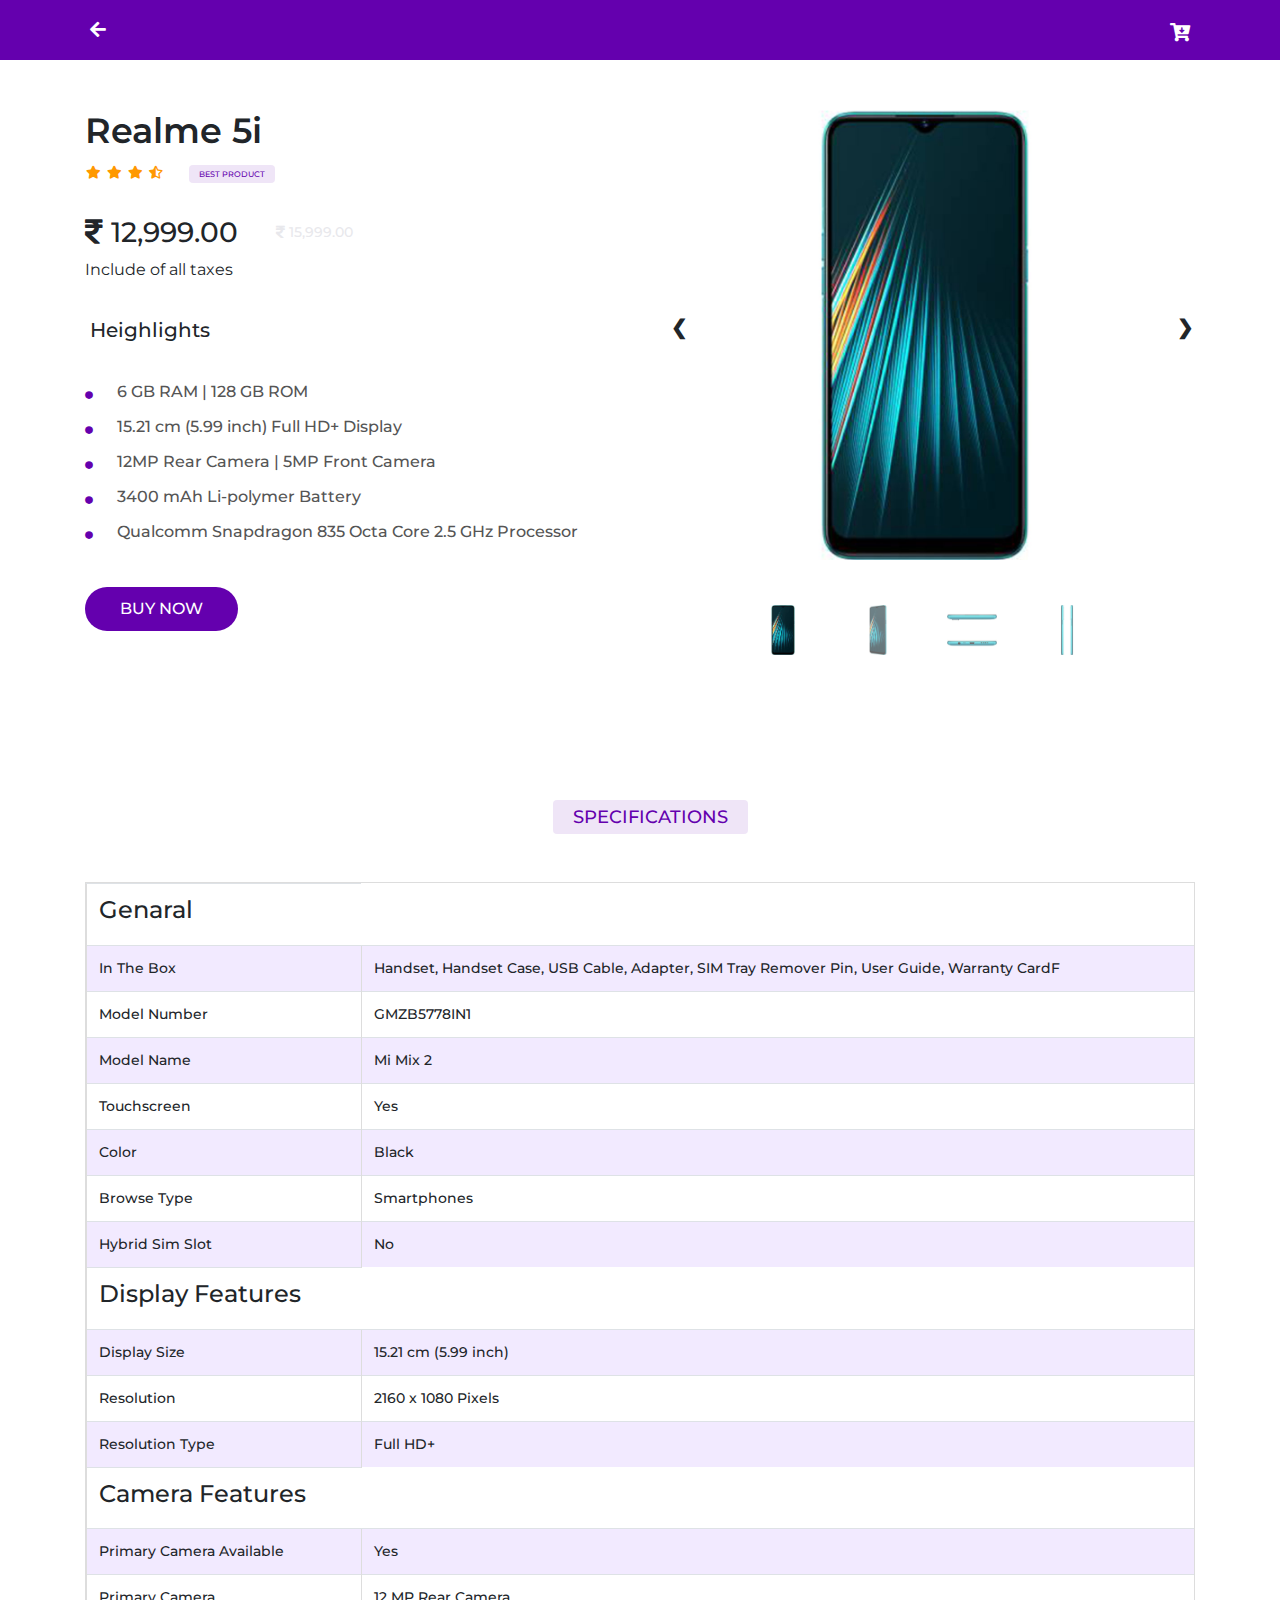
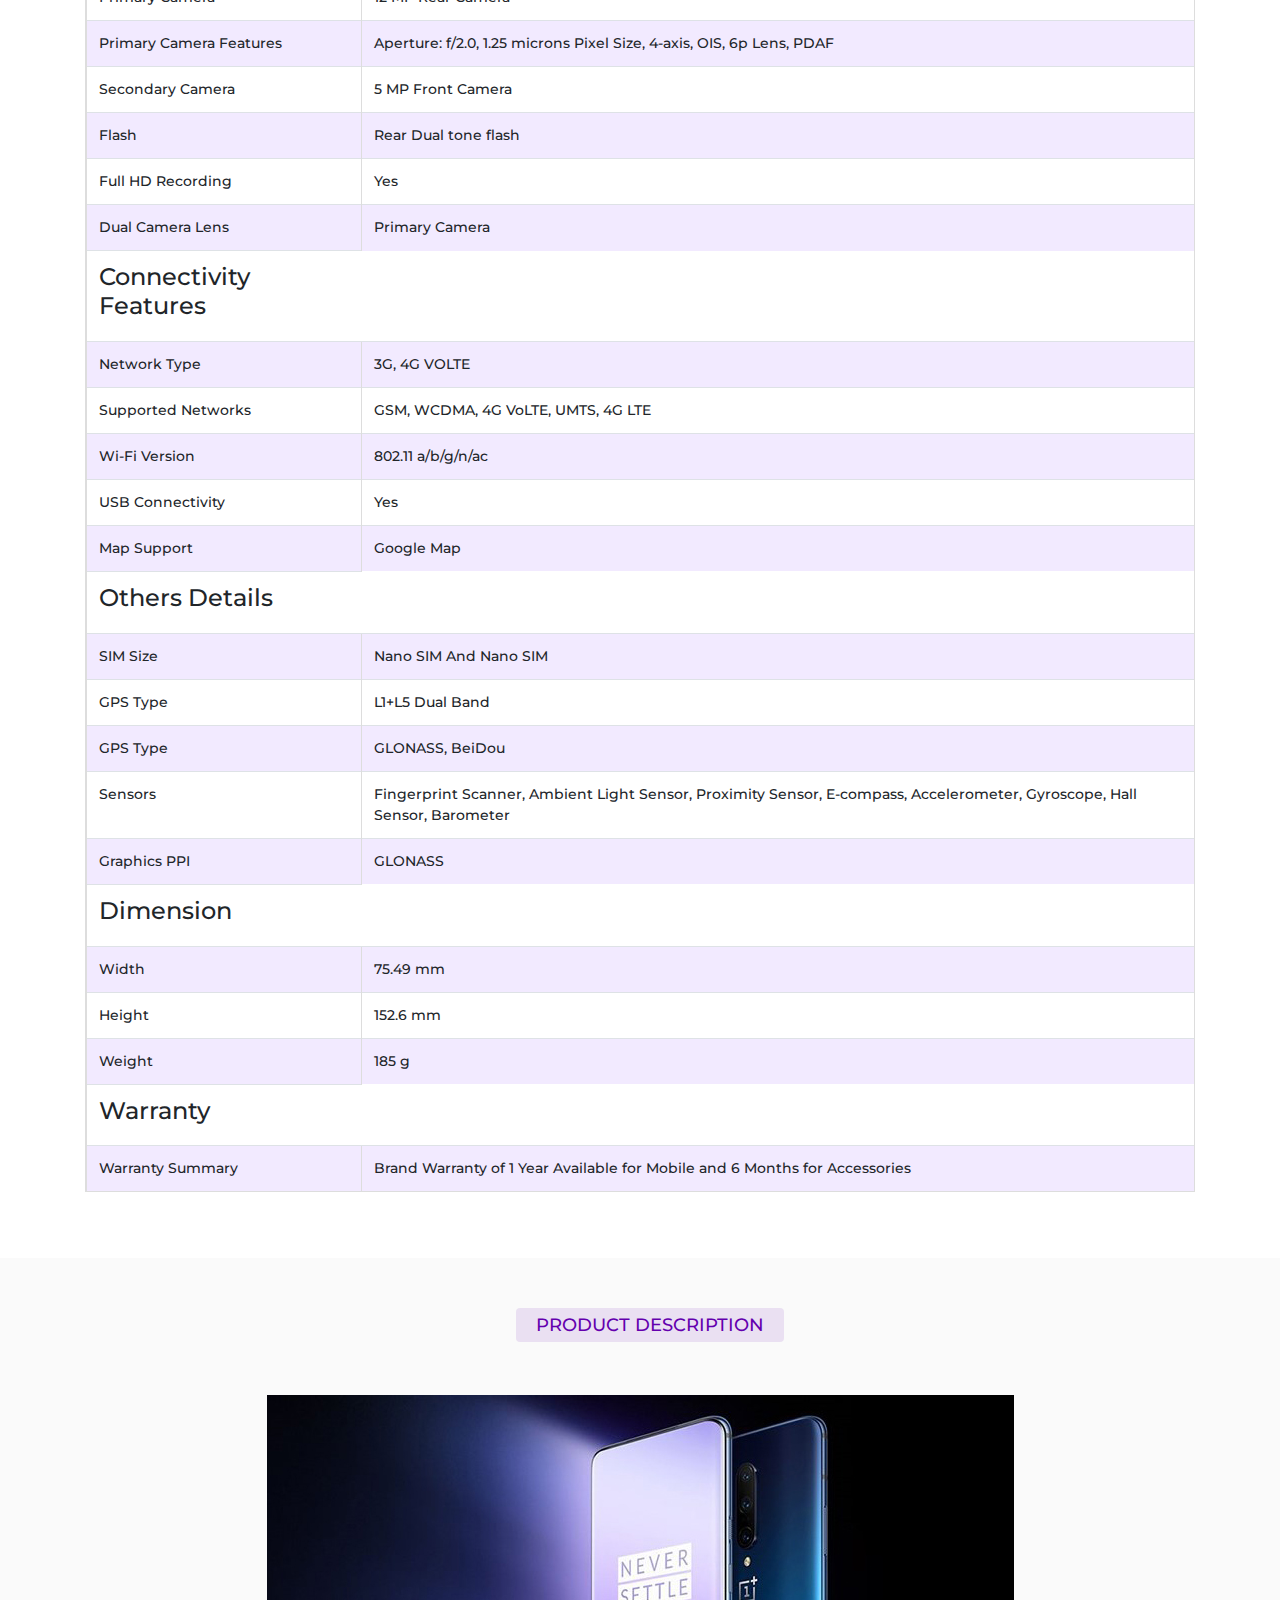
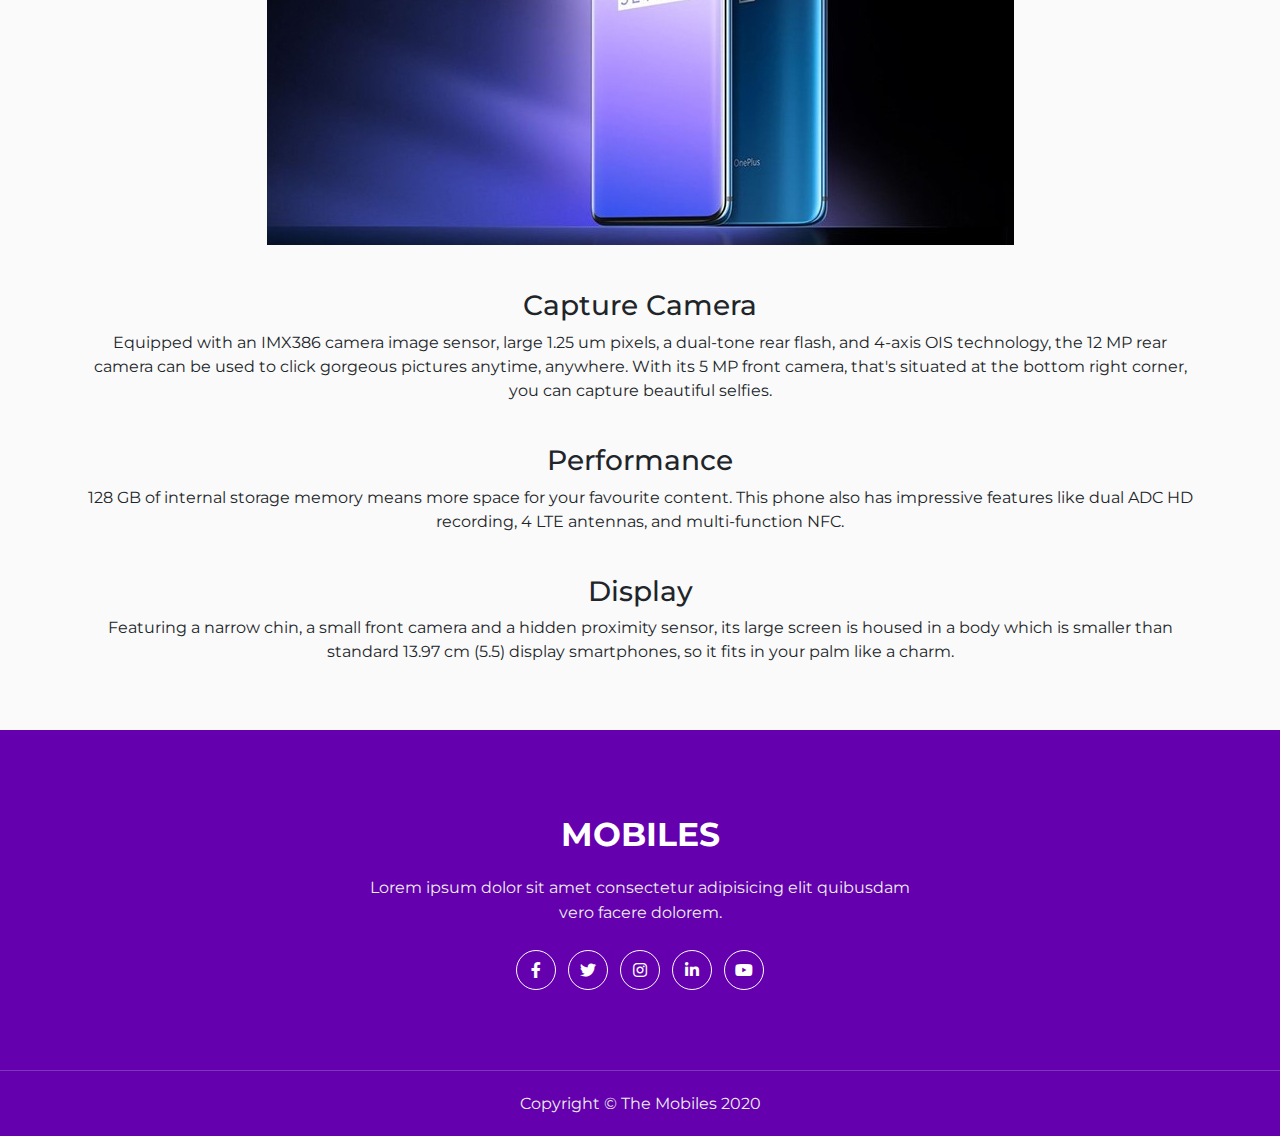
<file: phone7.html>
<!DOCTYPE html>
<html lang="en">

<head>
    <meta charset="UTF-8">
    <meta name="viewport" content="width=device-width, initial-scale=1.0">
    <title>Realme 5i</title>
    <!-- Bootstrap -->
    <link rel="stylesheet" href="css/bootstrap.min.css">
    <!-- Main css -->
    <link rel="stylesheet" href="css/iphone.css">
    <!-- Color Skin -->
    <link rel="stylesheet" href="css/skin/skin.css">
    <!-- Fontawesome -->
    <link rel="stylesheet" href="css/fontawesome.css">
</head>

<body>

    <!-- Top section -->

    <header class="header">
        <div class="container">
            <div class="top-bar">
                <div class="row">
                    <div class="back-arrow">
                        <a href="index.html"><i class=" fas fa-arrow-left"></i></a>
                    </div>
                    <div class="cart">
                        <i class="fas fa-cart-arrow-down"></i>
                    </div>
                </div>
            </div>
        </div>
    </header>


    <!-- second : Content and image section -->

    <section class="second-sec">
        <div class="container">
            <div class="row">

                <div class="col-lg-6">
                    <div class="phone-content">
                        <h2>Realme 5i</h2>
                        <div class="rating list-unstyled">
                            <li><i class="fas fa-star"></i></li>
                            <li><i class="fas fa-star"></i></li>
                            <li><i class="fas fa-star"></i></li>
                            <!-- <li><i class="fas fa-star"></i></li> -->
                            <li><i class="fas fa-star-half-alt"></i></li>
                            <li class="section-title">
                                <h1 class="title">Best Product</h1>
                            </li>
                        </div>
                    </div>

                    <div class="price-content ">
                        <div class="price">
                            <h3><i class="fa fa-rupee-sign"></i> 12,999.00</h3>
                            <h6><i class="fa fa-rupee-sign"></i> 15,999.00</h6>
                        </div>
                        <p>Include of all taxes</p>
                    </div>

                    <div class="heightlight">
                        <div class="heading">
                            <h3>Heighlights</h3>
                        </div>
                        <div class="heighlight-content">
                            <ul class="list-unstyled">
                                <li><i class="fas fa-circle"></i>6 GB RAM | 128 GB ROM</li>
                                <li><i class="fas fa-circle"></i>15.21 cm (5.99 inch) Full HD+ Display</li>
                                <li><i class="fas fa-circle"></i>12MP Rear Camera | 5MP Front Camera</li>
                                <li><i class="fas fa-circle"></i>3400 mAh Li-polymer Battery</li>
                                <li><i class="fas fa-circle"></i>Qualcomm Snapdragon 835 Octa Core 2.5 GHz Processor
                                </li>
                                <!-- <li><i class="fas fa-circle"></i>Nebula Blue, 256 GBr</li> -->
                            </ul>
                        </div>
                    </div>
                    <button class="btn mybtn2">
                        <a href="payment.html" style="color: #ffffff;">Buy Now</a>
                    </button>
                </div>


                <div class="col-lg-6 mob">
                    <div class="img-section">
                        <div class="mySlides">
                            <div class="numbertext"></div>
                            <img src="img/realmi/real1.jpg">
                        </div>

                        <div class="mySlides">
                            <div class="numbertext"></div>
                            <img src="img/realmi/real2.jpg">
                        </div>

                        <div class="mySlides">
                            <div class="numbertext"></div>
                            <img src="img/realmi/real3.jpg">
                        </div>

                        <div class="mySlides">
                            <div class="numbertext"></div>
                            <img src="img/realmi/real4.jpg">
                        </div>
                        <a class="prev" onclick="plusSlides(-1)">❮</a>
                        <a class="next" onclick="plusSlides(1)">❯</a>


                        <div class="row justify-content-center">
                            <div class="column">
                                <img class="demo cursor" src="img/realmi/real1.jpg" style="max-height: 50px;"
                                    onclick="currentSlide(1)" alt="phone">
                            </div>
                            <div class="column">
                                <img class="demo cursor" src="img/realmi/real2.jpg" style="max-height: 50px;"
                                    onclick="currentSlide(1)" alt="phone">
                            </div>
                            <div class="column">
                                <img class="demo cursor" src="img/realmi/real3.jpg" style="max-height: 50px;"
                                    onclick="currentSlide(2)" alt="phone">
                            </div>
                            <div class="column">
                                <img class="demo cursor" src="img/realmi/real4.jpg" style="max-height: 50px;"
                                    onclick="currentSlide(3)" alt="phone">
                            </div>
                        </div>
                    </div>
                </div>
            </div>

        </div>
        </div>
    </section>



    <!-- Third : Table section -->


    <!-- specification 
    content
 is
 not 
changed -->


    <section class="third-sec">
        <div class="container">
            <div class="row justify-content-center">
                <div class="section-title">
                    <h1 class="title">Specifications</h1>
                </div>
            </div>
            <div class="container">
                <div class="row">
                    <div class="speci-content">
                        <div class="table">
                            <table>
                                <tr>
                                    <!-- Heading table 1 -->
                                    <td>
                                        <h4>Genaral</h4>
                                    </td>
                                </tr>
                                <tr>
                                    <td>In The Box</td>
                                    <td>
                                        Handset, Handset Case, USB Cable, Adapter, SIM Tray Remover Pin, User Guide,
                                        Warranty CardF</td>
                                </tr>
                                <tr>
                                    <td>Model Number</td>
                                    <td>GMZB5778IN1</td>
                                </tr>
                                <tr>
                                    <td>Model Name</td>
                                    <td>
                                        Mi Mix 2</td>
                                </tr>
                                <tr>
                                    <td>Touchscreen</td>
                                    <td>Yes</td>
                                </tr>
                                <tr>
                                    <td>Color</td>
                                    <td>Black</td>
                                </tr>
                                <tr>
                                    <td>Browse Type</td>
                                    <td>Smartphones</td>
                                </tr>
                                <tr>
                                    <td>Hybrid Sim Slot</td>
                                    <td>No
                                    </td>
                                </tr>
                                <!-- Heading table 2 -->
                                <tr>
                                    <td>
                                        <h4>Display Features</h4>
                                    </td>
                                </tr>
                                <tr>
                                    <td>Display Size</td>
                                    <td>15.21 cm (5.99 inch)</td>
                                </tr>
                                <tr>
                                    <td>Resolution</td>
                                    <td>
                                        2160 x 1080 Pixels</td>
                                </tr>
                                <tr>
                                    <td>Resolution Type</td>
                                    <td>Full HD+</td>
                                </tr>
                                <!-- Heading table 3 -->
                                <tr>
                                    <td>
                                        <h4>Camera Features</h4>
                                    </td>
                                </tr>
                                <tr>
                                    <td>Primary Camera Available</td>
                                    <td>Yes</td>
                                </tr>
                                <tr>
                                    <td>Primary Camera</td>
                                    <td>12 MP Rear Camera</td>
                                </tr>
                                <tr>
                                    <td>Primary Camera Features</td>
                                    <td>Aperture: f/2.0, 1.25 microns Pixel Size, 4-axis, OIS, 6p Lens, PDAF</td>
                                </tr>
                                <tr>
                                    <td>Secondary Camera</td>
                                    <td>5 MP Front Camera</td>
                                </tr>
                                <tr>
                                    <td>Flash</td>
                                    <td>Rear Dual tone flash</td>
                                </tr>
                                <tr>
                                    <td>Full HD Recording</td>
                                    <td>Yes</td>
                                </tr>
                                <tr>
                                    <td>Dual Camera Lens</td>
                                    <td>Primary Camera</td>
                                </tr>
                                <!-- Heading table 4 -->
                                <tr>
                                    <td>
                                        <h4>Connectivity Features</h4>
                                    </td>
                                </tr>
                                <tr>
                                    <td>Network Type</td>
                                    <td>3G, 4G VOLTE</td>
                                </tr>
                                <tr>
                                    <td>Supported Networks</td>
                                    <td>
                                        GSM, WCDMA, 4G VoLTE, UMTS, 4G LTE </td>
                                </tr>

                                <tr>
                                    <td>Wi-Fi Version</td>
                                    <td>
                                        802.11 a/b/g/n/ac</td>
                                </tr>
                                <tr>
                                    <td>USB Connectivity</td>
                                    <td>
                                        Yes</td>
                                </tr>
                                <tr>
                                    <td>Map Support</td>
                                    <td>
                                        Google Map</td>
                                </tr>
                                <!-- Heading table 5 -->
                                <tr>
                                    <td>
                                        <h4>Others Details</h4>
                                    </td>
                                </tr>
                                <tr>
                                    <td>SIM Size</td>
                                    <td>Nano SIM And Nano SIM</td>
                                </tr>
                                <tr>
                                    <td>GPS Type</td>
                                    <td>L1+L5 Dual Band </td>
                                </tr>
                                <tr>
                                    <td>GPS Type</td>
                                    <td>
                                        GLONASS, BeiDou</td>
                                </tr>
                                <tr>
                                    <td>Sensors</td>
                                    <td>

                                        Fingerprint Scanner, Ambient Light Sensor, Proximity Sensor, E-compass,
                                        Accelerometer, Gyroscope, Hall Sensor, Barometer</td>
                                </tr>
                                <tr>
                                    <td>Graphics PPI</td>
                                    <td>
                                        GLONASS </td>
                                </tr>
                                <!-- Heading table 6 -->
                                <tr>
                                    <td>
                                        <h4>Dimension</h4>
                                    </td>
                                </tr>
                                <tr>
                                    <td>Width</td>
                                    <td>75.49 mm</td>
                                </tr>
                                <tr>
                                    <td>Height</td>
                                    <td>152.6 mm</td>
                                </tr>

                                <tr>
                                    <td>Weight</td>
                                    <td>185 g</td>
                                </tr>
                                <!-- Heading table 7 -->
                                <tr>
                                    <td>
                                        <h4>Warranty</h4>
                                    </td>
                                </tr>
                                <tr>
                                    <td>Warranty Summary</td>
                                    <td>
                                        Brand Warranty of 1 Year Available for Mobile and 6 Months for Accessories</td>
                                </tr>
                            </table>
                        </div>
                    </div>
                </div>
            </div>
        </div>
    </section>


    <!-- Fourth : Product describtion section -->

    <section class="fourth-sec">
        <div class="container">
            <div class="row justify-content-center">
                <div class="section-title">
                    <h1 class="title">Product Description</h1>
                </div>
            </div>
            <div class="container">

                <div class="row justify-content-center">
                    <div class="product-img">
                        <img src="img/one plus/one plus.jpg" alt="Iphone">
                    </div>
                    <div class="product-content">
                        <div class="text">

                            <h3 style="padding-top: 40px;">Capture Camera</h3>
                            <p>Equipped with an IMX386 camera image sensor, large 1.25 um pixels, a dual-tone rear
                                flash, and 4-axis OIS technology, the 12 MP rear camera can be used to click gorgeous
                                pictures anytime, anywhere. With its 5 MP front camera, that's situated at the bottom
                                right corner, you can capture beautiful selfies.</p>

                            <h3 style="padding-top: 25px;">Performance</h3>
                            <p>128 GB of internal storage memory means more space for your favourite content. This phone
                                also has impressive features like dual ADC HD recording, 4 LTE antennas, and
                                multi-function NFC.</p>

                            <h3 style="padding-top: 25px;">Display</h3>
                            <p>Featuring a narrow chin, a small front camera and a hidden proximity sensor, its large
                                screen is housed in a body which is smaller than standard 13.97 cm (5.5) display
                                smartphones, so it fits in your palm like a charm.
                            </p>
                        </div>
                    </div>
                </div>
            </div>
        </div>
    </section>


    <!-- Footer Section -->

    <footer class="footer">
        <div class="container">
            <div class="row justify-content-center">
                <div class="col-lg-6">
                    <div class="footer-logo">
                        <a href="#"><span class="logo-mob"></span> MOBILES</a>
                    </div>
                    <div class="footer-text">
                        <p>Lorem ipsum dolor sit amet consectetur adipisicing elit quibusdam vero
                            facere dolorem.</p>
                    </div>
                    <div class="footer-social-link">
                        <a href="#"><i class="fab fa-facebook-f"></i></a>
                        <a href="#"><i class="fab fa-twitter"></i></a>
                        <a href="#"><i class="fab fa-instagram"></i></a>
                        <a href="#"><i class="fab fa-linkedin-in"></i></a>
                        <a href="#"><i class="fab fa-youtube"></i></a>
                    </div>
                </div>
            </div>
        </div>
        <div class="copyright">
            <p> Copyright &copy; The Mobiles 2020</p>
        </div>
    </footer>





    <!-- Button for go to top -->
    <div class="top-btn">
        <div class="container">
            <button onclick="topFunction()" id="myBtn" title="Go to top"><i class="fas fa-angle-up"></i></button>
        </div>
    </div>


    <!-- Script for Button for go to top -->
    <script>
        var mybutton = document.getElementById("myBtn");

        // When the user scrolls down 20px from the top of the document, show the button
        window.onscroll = function () { scrollFunction() };

        function scrollFunction() {
            if (document.body.scrollTop > 20 || document.documentElement.scrollTop > 20) {
                mybutton.style.display = "block";
            } else {
                mybutton.style.display = "none";
            }
        }

        // When the user clicks on the button, scroll to the top of the document
        function topFunction() {
            document.body.scrollTop = 0;
            document.documentElement.scrollTop = 0;
        }
    </script>



    <!-- Main Js -->
    <script src="js/phones.js"></script>
    <!-- Jquery -->
    <script src="js/jquery.min.js"></script>
    <!-- Bootstrap -->
    <script src="js/bootstrap.min.js"></script>

</body>

</html>
</file>
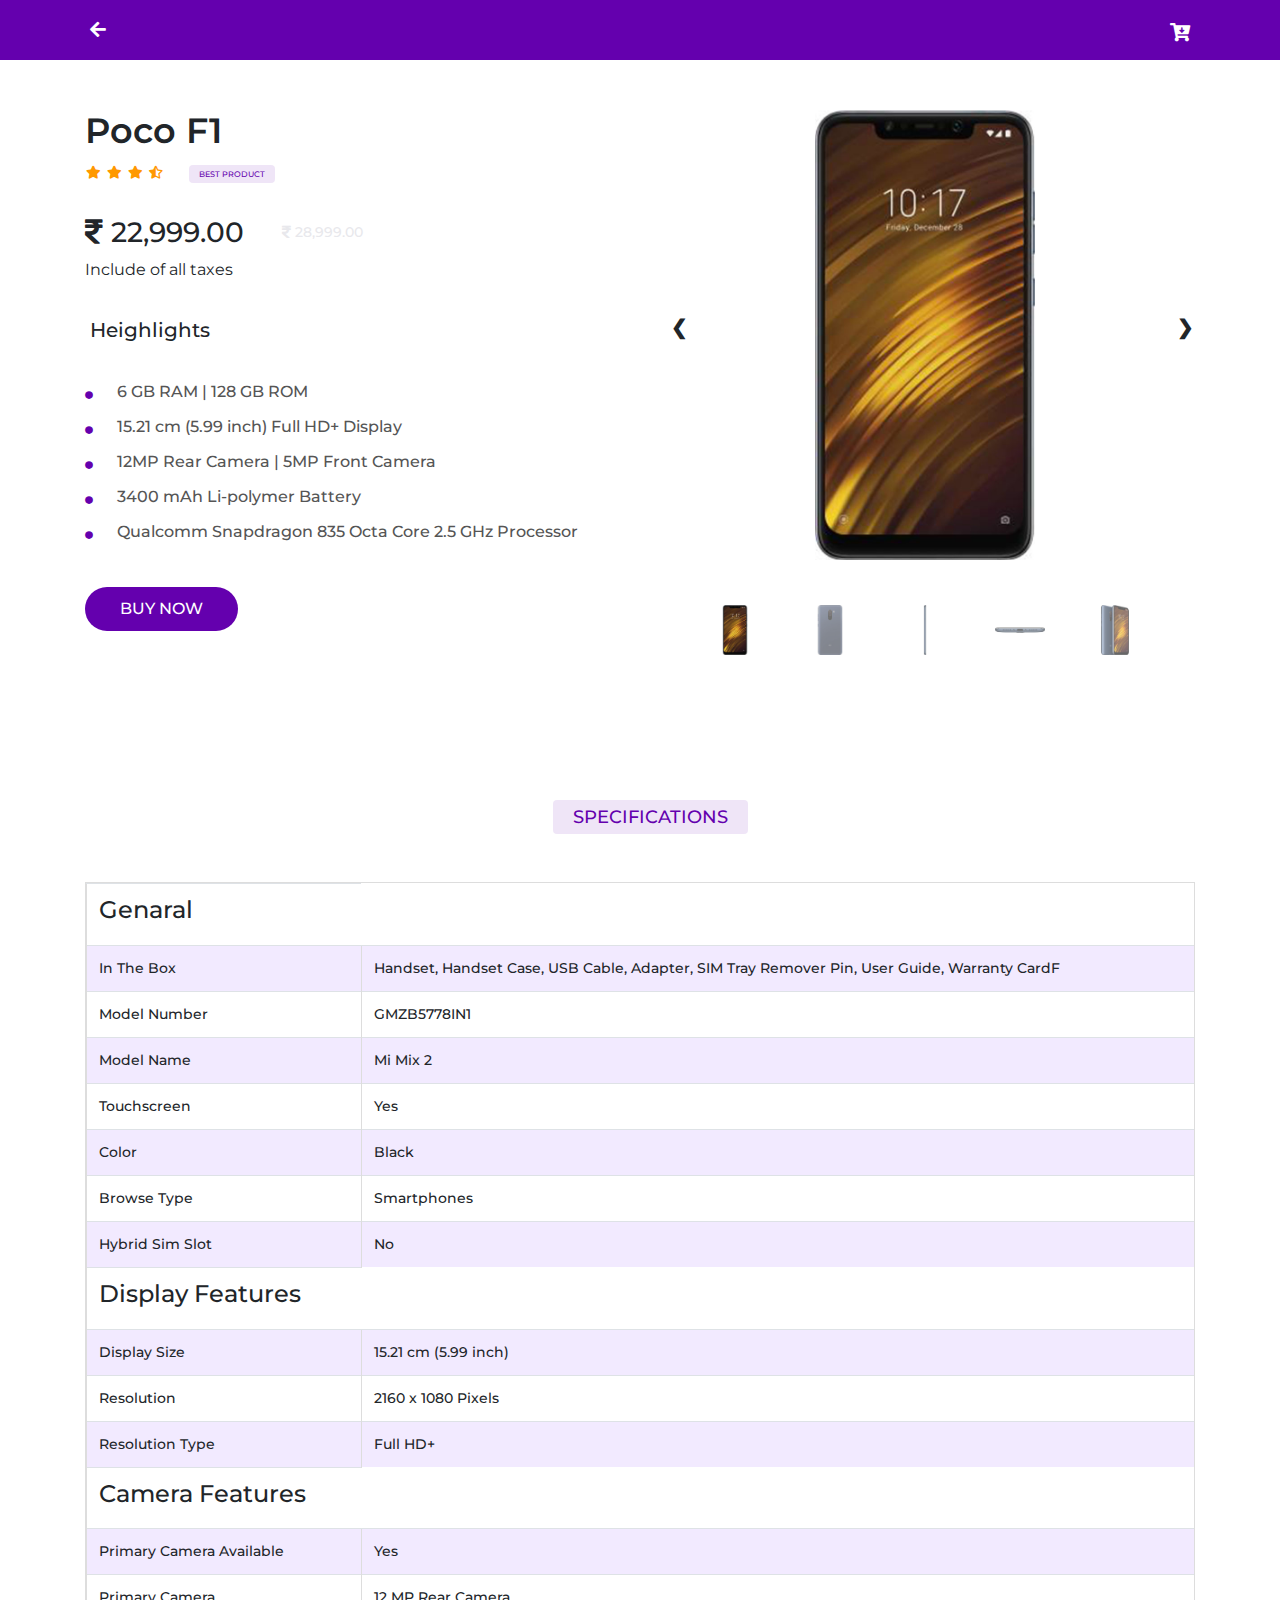
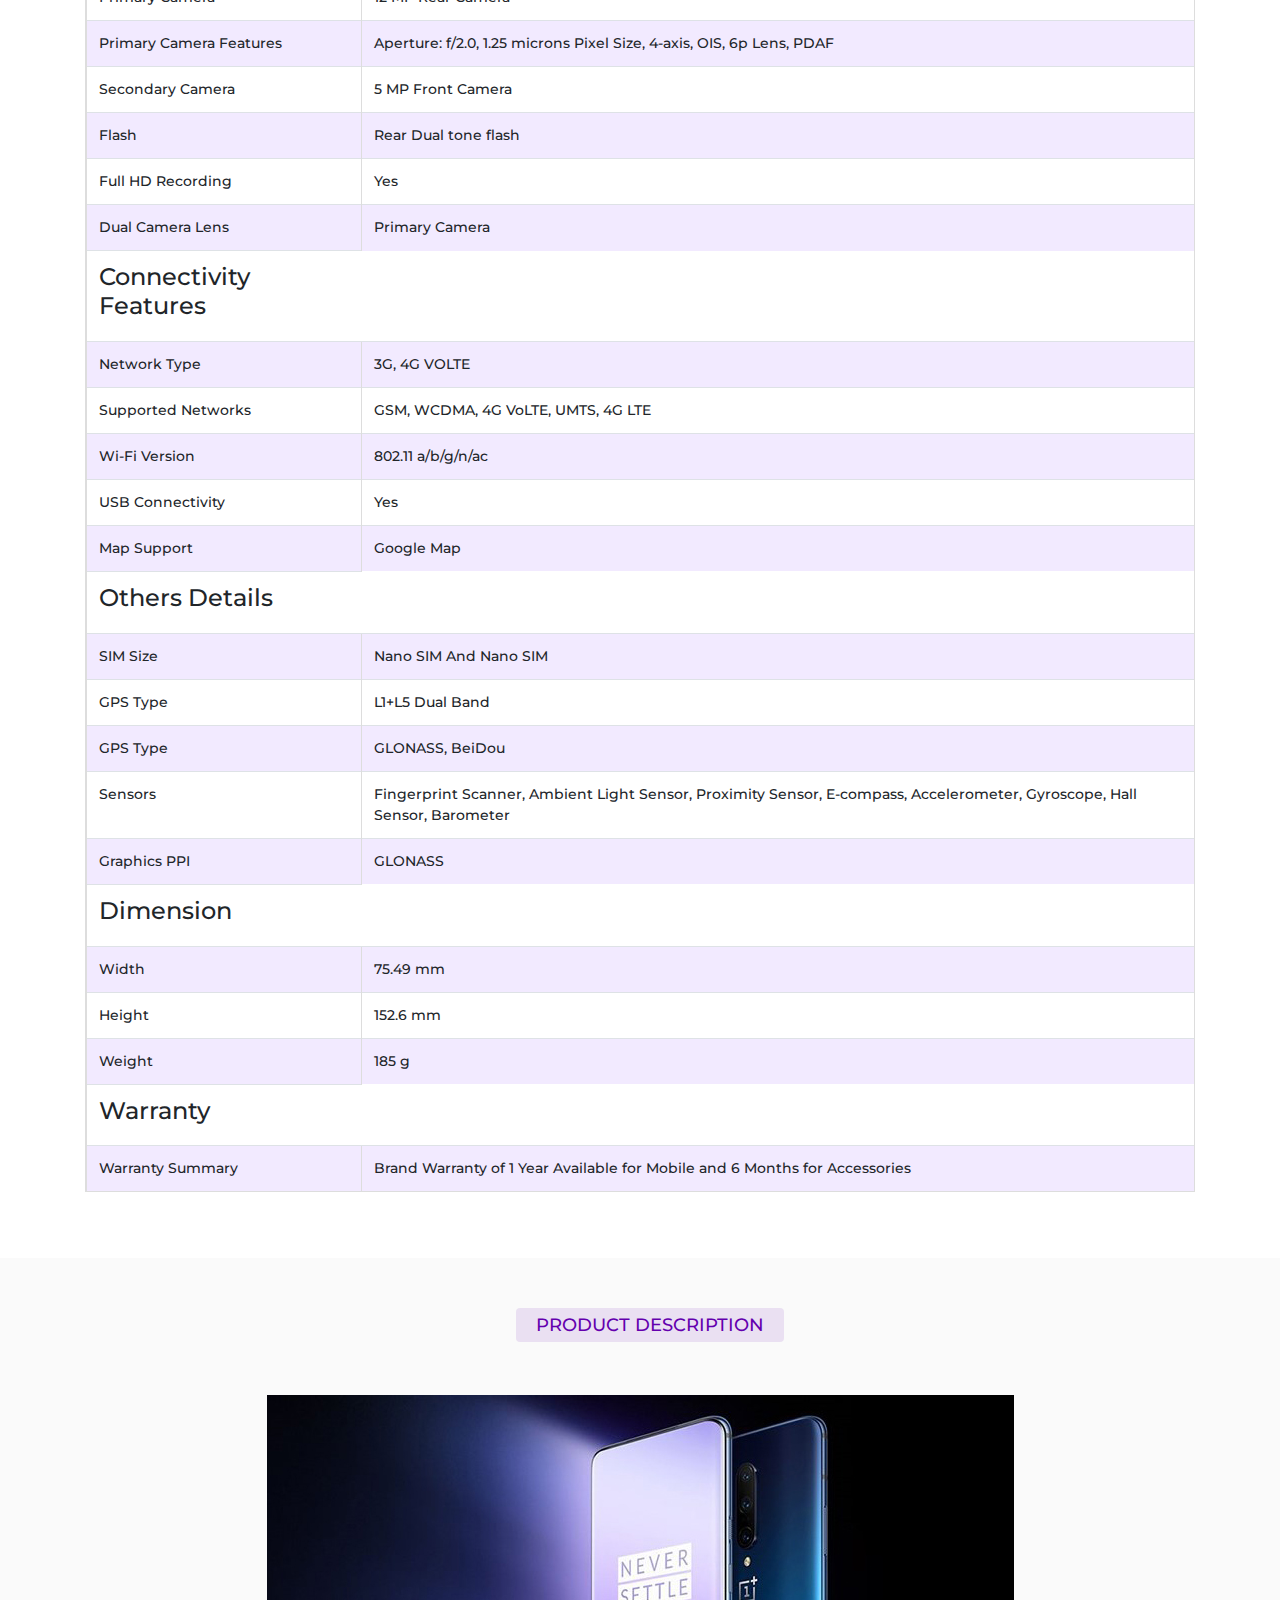
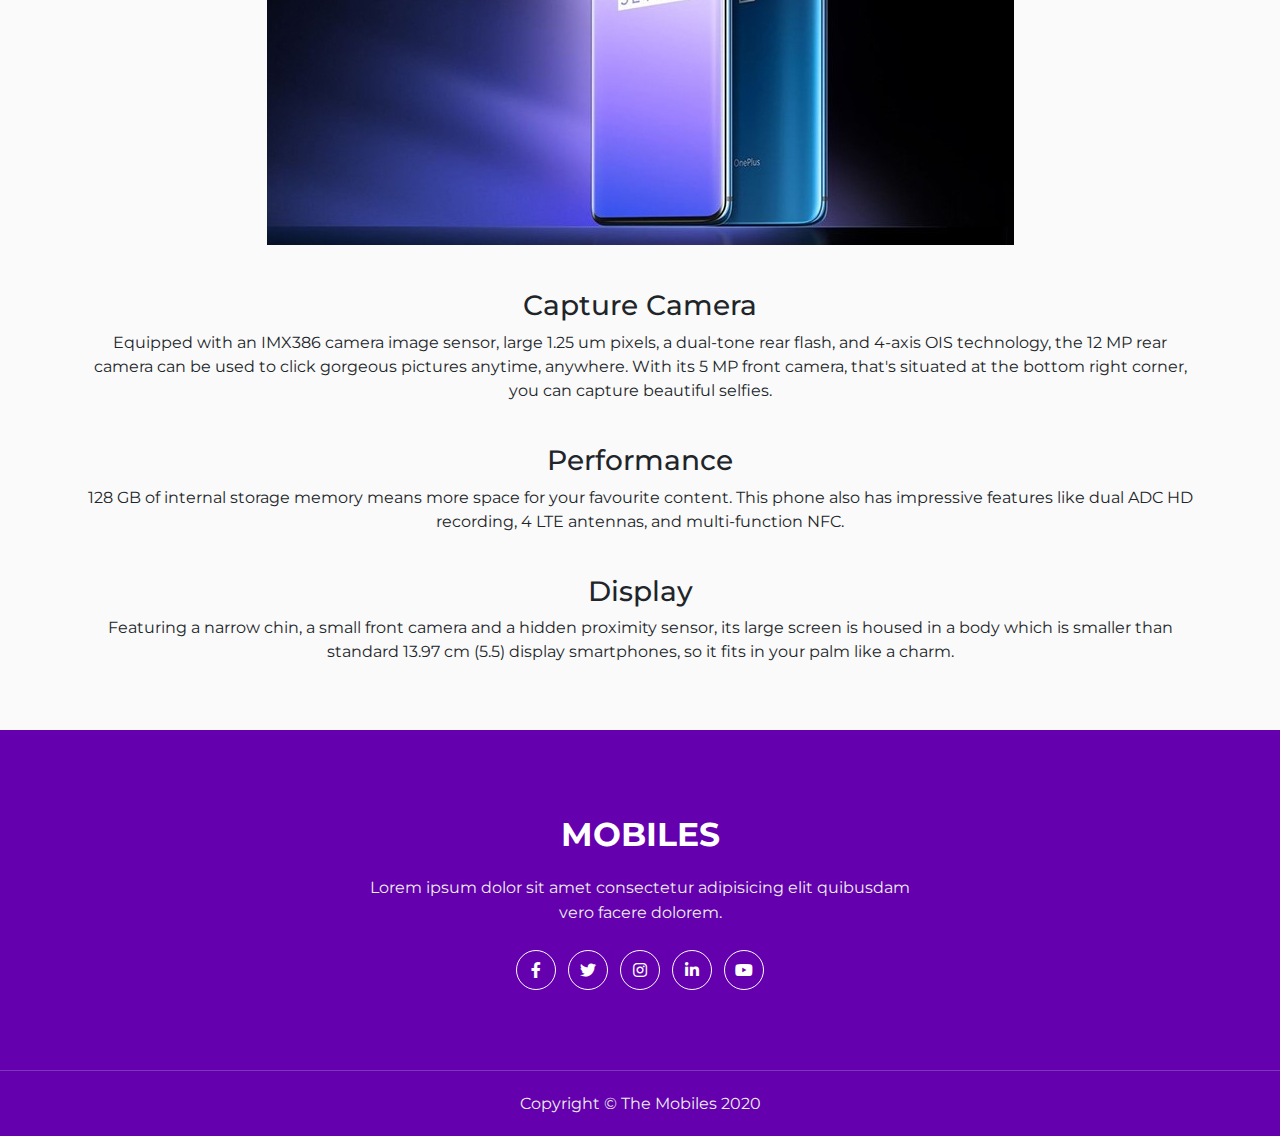
<file: phone8.html>
<!DOCTYPE html>
<html lang="en">

<head>
    <meta charset="UTF-8">
    <meta name="viewport" content="width=device-width, initial-scale=1.0">
    <title>Poco F1</title>
    <!-- Bootstrap -->
    <link rel="stylesheet" href="css/bootstrap.min.css">
    <!-- Main css -->
    <link rel="stylesheet" href="css/iphone.css">
    <!-- Color Skin -->
    <link rel="stylesheet" href="css/skin/skin.css">
    <!-- Fontawesome -->
    <link rel="stylesheet" href="css/fontawesome.css">
</head>

<body>

    <!-- Top section -->

    <header class="header">
        <div class="container">
            <div class="top-bar">
                <div class="row">
                    <div class="back-arrow">
                        <a href="index.html"><i class=" fas fa-arrow-left"></i></a>
                    </div>
                    <div class="cart">
                        <i class="fas fa-cart-arrow-down"></i>
                    </div>
                </div>
            </div>
        </div>
    </header>


    <!-- second : Content and image section -->

    <section class="second-sec">
        <div class="container">
            <div class="row">

                <div class="col-lg-6">
                    <div class="phone-content">
                        <h2>Poco F1</h2>
                        <div class="rating list-unstyled">
                            <li><i class="fas fa-star"></i></li>
                            <li><i class="fas fa-star"></i></li>
                            <li><i class="fas fa-star"></i></li>
                            <!-- <li><i class="fas fa-star"></i></li> -->
                            <li><i class="fas fa-star-half-alt"></i></li>
                            <li class="section-title">
                                <h1 class="title">Best Product</h1>
                            </li>
                        </div>
                    </div>

                    <div class="price-content ">
                        <div class="price">
                            <h3><i class="fa fa-rupee-sign"></i> 22,999.00</h3>
                            <h6><i class="fa fa-rupee-sign"></i> 28,999.00</h6>
                        </div>
                        <p>Include of all taxes</p>
                    </div>

                    <div class="heightlight">
                        <div class="heading">
                            <h3>Heighlights</h3>
                        </div>
                        <div class="heighlight-content">
                            <ul class="list-unstyled">
                                <li><i class="fas fa-circle"></i>6 GB RAM | 128 GB ROM</li>
                                <li><i class="fas fa-circle"></i>15.21 cm (5.99 inch) Full HD+ Display</li>
                                <li><i class="fas fa-circle"></i>12MP Rear Camera | 5MP Front Camera</li>
                                <li><i class="fas fa-circle"></i>3400 mAh Li-polymer Battery</li>
                                <li><i class="fas fa-circle"></i>Qualcomm Snapdragon 835 Octa Core 2.5 GHz Processor
                                </li>
                                <!-- <li><i class="fas fa-circle"></i>Nebula Blue, 256 GBr</li> -->
                            </ul>
                        </div>
                    </div>
                    <button class="btn mybtn2">
                        <a href="payment.html" style="color: #ffffff;">Buy Now</a>
                    </button>
                </div>


                <div class="col-lg-6 mob">
                    <div class="img-section">
                        <div class="mySlides">
                            <div class="numbertext"></div>
                            <img src="img/poco/poco1.jpg">
                        </div>

                        <div class="mySlides">
                            <div class="numbertext"></div>
                            <img src="img/poco/poco2.jpg">
                        </div>

                        <div class="mySlides">
                            <div class="numbertext"></div>
                            <img src="img/poco/poco3.jpg">
                        </div>

                        <div class="mySlides">
                            <div class="numbertext"></div>
                            <img src="img/poco/poco4.jpg">
                        </div>

                        <div class="mySlides">
                            <div class="numbertext"></div>
                            <img src="img/poco/poco5.jpg">
                        </div>
                        <a class="prev" onclick="plusSlides(-1)">❮</a>
                        <a class="next" onclick="plusSlides(1)">❯</a>


                        <div class="row justify-content-center">
                            <div class="column">
                                <img class="demo cursor" src="img/poco/poco1.jpg" style="max-height: 50px;"
                                    onclick="currentSlide(1)" alt="phone">
                            </div>
                            <div class="column">
                                <img class="demo cursor" src="img/poco/poco2.jpg" style="max-height: 50px;"
                                    onclick="currentSlide(1)" alt="phone">
                            </div>
                            <div class="column">
                                <img class="demo cursor" src="img/poco/poco3.jpg" style="max-height: 50px;"
                                    onclick="currentSlide(2)" alt="phone">
                            </div>
                            <div class="column">
                                <img class="demo cursor" src="img/poco/poco4.jpg" style="max-height: 50px;"
                                    onclick="currentSlide(3)" alt="phone">
                            </div>
                            <div class="column">
                                <img class="demo cursor" src="img/poco/poco5.jpg" style="max-height: 50px;"
                                    onclick="currentSlide(3)" alt="phone">
                            </div>
                        </div>
                    </div>
                </div>
            </div>

        </div>
        </div>
    </section>



    <!-- Third : Table section -->


    <!-- specification 
    content
 is
 not 
changed -->


    <section class="third-sec">
        <div class="container">
            <div class="row justify-content-center">
                <div class="section-title">
                    <h1 class="title">Specifications</h1>
                </div>
            </div>
            <div class="container">
                <div class="row">
                    <div class="speci-content">
                        <div class="table">
                            <table>
                                <tr>
                                    <!-- Heading table 1 -->
                                    <td>
                                        <h4>Genaral</h4>
                                    </td>
                                </tr>
                                <tr>
                                    <td>In The Box</td>
                                    <td>
                                        Handset, Handset Case, USB Cable, Adapter, SIM Tray Remover Pin, User Guide,
                                        Warranty CardF</td>
                                </tr>
                                <tr>
                                    <td>Model Number</td>
                                    <td>GMZB5778IN1</td>
                                </tr>
                                <tr>
                                    <td>Model Name</td>
                                    <td>
                                        Mi Mix 2</td>
                                </tr>
                                <tr>
                                    <td>Touchscreen</td>
                                    <td>Yes</td>
                                </tr>
                                <tr>
                                    <td>Color</td>
                                    <td>Black</td>
                                </tr>
                                <tr>
                                    <td>Browse Type</td>
                                    <td>Smartphones</td>
                                </tr>
                                <tr>
                                    <td>Hybrid Sim Slot</td>
                                    <td>No
                                    </td>
                                </tr>
                                <!-- Heading table 2 -->
                                <tr>
                                    <td>
                                        <h4>Display Features</h4>
                                    </td>
                                </tr>
                                <tr>
                                    <td>Display Size</td>
                                    <td>15.21 cm (5.99 inch)</td>
                                </tr>
                                <tr>
                                    <td>Resolution</td>
                                    <td>
                                        2160 x 1080 Pixels</td>
                                </tr>
                                <tr>
                                    <td>Resolution Type</td>
                                    <td>Full HD+</td>
                                </tr>
                                <!-- Heading table 3 -->
                                <tr>
                                    <td>
                                        <h4>Camera Features</h4>
                                    </td>
                                </tr>
                                <tr>
                                    <td>Primary Camera Available</td>
                                    <td>Yes</td>
                                </tr>
                                <tr>
                                    <td>Primary Camera</td>
                                    <td>12 MP Rear Camera</td>
                                </tr>
                                <tr>
                                    <td>Primary Camera Features</td>
                                    <td>Aperture: f/2.0, 1.25 microns Pixel Size, 4-axis, OIS, 6p Lens, PDAF</td>
                                </tr>
                                <tr>
                                    <td>Secondary Camera</td>
                                    <td>5 MP Front Camera</td>
                                </tr>
                                <tr>
                                    <td>Flash</td>
                                    <td>Rear Dual tone flash</td>
                                </tr>
                                <tr>
                                    <td>Full HD Recording</td>
                                    <td>Yes</td>
                                </tr>
                                <tr>
                                    <td>Dual Camera Lens</td>
                                    <td>Primary Camera</td>
                                </tr>
                                <!-- Heading table 4 -->
                                <tr>
                                    <td>
                                        <h4>Connectivity Features</h4>
                                    </td>
                                </tr>
                                <tr>
                                    <td>Network Type</td>
                                    <td>3G, 4G VOLTE</td>
                                </tr>
                                <tr>
                                    <td>Supported Networks</td>
                                    <td>
                                        GSM, WCDMA, 4G VoLTE, UMTS, 4G LTE </td>
                                </tr>

                                <tr>
                                    <td>Wi-Fi Version</td>
                                    <td>
                                        802.11 a/b/g/n/ac</td>
                                </tr>
                                <tr>
                                    <td>USB Connectivity</td>
                                    <td>
                                        Yes</td>
                                </tr>
                                <tr>
                                    <td>Map Support</td>
                                    <td>
                                        Google Map</td>
                                </tr>
                                <!-- Heading table 5 -->
                                <tr>
                                    <td>
                                        <h4>Others Details</h4>
                                    </td>
                                </tr>
                                <tr>
                                    <td>SIM Size</td>
                                    <td>Nano SIM And Nano SIM</td>
                                </tr>
                                <tr>
                                    <td>GPS Type</td>
                                    <td>L1+L5 Dual Band </td>
                                </tr>
                                <tr>
                                    <td>GPS Type</td>
                                    <td>
                                        GLONASS, BeiDou</td>
                                </tr>
                                <tr>
                                    <td>Sensors</td>
                                    <td>

                                        Fingerprint Scanner, Ambient Light Sensor, Proximity Sensor, E-compass,
                                        Accelerometer, Gyroscope, Hall Sensor, Barometer</td>
                                </tr>
                                <tr>
                                    <td>Graphics PPI</td>
                                    <td>
                                        GLONASS </td>
                                </tr>
                                <!-- Heading table 6 -->
                                <tr>
                                    <td>
                                        <h4>Dimension</h4>
                                    </td>
                                </tr>
                                <tr>
                                    <td>Width</td>
                                    <td>75.49 mm</td>
                                </tr>
                                <tr>
                                    <td>Height</td>
                                    <td>152.6 mm</td>
                                </tr>

                                <tr>
                                    <td>Weight</td>
                                    <td>185 g</td>
                                </tr>
                                <!-- Heading table 7 -->
                                <tr>
                                    <td>
                                        <h4>Warranty</h4>
                                    </td>
                                </tr>
                                <tr>
                                    <td>Warranty Summary</td>
                                    <td>
                                        Brand Warranty of 1 Year Available for Mobile and 6 Months for Accessories</td>
                                </tr>
                            </table>
                        </div>
                    </div>
                </div>
            </div>
        </div>
    </section>


    <!-- Fourth : Product describtion section -->

    <section class="fourth-sec">
        <div class="container">
            <div class="row justify-content-center">
                <div class="section-title">
                    <h1 class="title">Product Description</h1>
                </div>
            </div>
            <div class="container">

                <div class="row justify-content-center">
                    <div class="product-img">
                        <img src="img/one plus/one plus.jpg" alt="Iphone">
                    </div>
                    <div class="product-content">
                        <div class="text">

                            <h3 style="padding-top: 40px;">Capture Camera</h3>
                            <p>Equipped with an IMX386 camera image sensor, large 1.25 um pixels, a dual-tone rear
                                flash, and 4-axis OIS technology, the 12 MP rear camera can be used to click gorgeous
                                pictures anytime, anywhere. With its 5 MP front camera, that's situated at the bottom
                                right corner, you can capture beautiful selfies.</p>

                            <h3 style="padding-top: 25px;">Performance</h3>
                            <p>128 GB of internal storage memory means more space for your favourite content. This phone
                                also has impressive features like dual ADC HD recording, 4 LTE antennas, and
                                multi-function NFC.</p>

                            <h3 style="padding-top: 25px;">Display</h3>
                            <p>Featuring a narrow chin, a small front camera and a hidden proximity sensor, its large
                                screen is housed in a body which is smaller than standard 13.97 cm (5.5) display
                                smartphones, so it fits in your palm like a charm.
                            </p>
                        </div>
                    </div>
                </div>
            </div>
        </div>
    </section>


    <!-- Footer Section -->

    <footer class="footer">
        <div class="container">
            <div class="row justify-content-center">
                <div class="col-lg-6">
                    <div class="footer-logo">
                        <a href="#"><span class="logo-mob"></span> MOBILES</a>
                    </div>
                    <div class="footer-text">
                        <p>Lorem ipsum dolor sit amet consectetur adipisicing elit quibusdam vero
                            facere dolorem.</p>
                    </div>
                    <div class="footer-social-link">
                        <a href="#"><i class="fab fa-facebook-f"></i></a>
                        <a href="#"><i class="fab fa-twitter"></i></a>
                        <a href="#"><i class="fab fa-instagram"></i></a>
                        <a href="#"><i class="fab fa-linkedin-in"></i></a>
                        <a href="#"><i class="fab fa-youtube"></i></a>
                    </div>
                </div>
            </div>
        </div>
        <div class="copyright">
            <p> Copyright &copy; The Mobiles 2020</p>
        </div>
    </footer>





    <!-- Button for go to top -->
    <div class="top-btn">
        <div class="container">
            <button onclick="topFunction()" id="myBtn" title="Go to top"><i class="fas fa-angle-up"></i></button>
        </div>
    </div>


    <!-- Script for Button for go to top -->
    <script>
        var mybutton = document.getElementById("myBtn");

        // When the user scrolls down 20px from the top of the document, show the button
        window.onscroll = function () { scrollFunction() };

        function scrollFunction() {
            if (document.body.scrollTop > 20 || document.documentElement.scrollTop > 20) {
                mybutton.style.display = "block";
            } else {
                mybutton.style.display = "none";
            }
        }

        // When the user clicks on the button, scroll to the top of the document
        function topFunction() {
            document.body.scrollTop = 0;
            document.documentElement.scrollTop = 0;
        }
    </script>



    <!-- Main Js -->
    <script src="js/phones.js"></script>
    <!-- Jquery -->
    <script src="js/jquery.min.js"></script>
    <!-- Bootstrap -->
    <script src="js/bootstrap.min.js"></script>

</body>

</html>
</file>
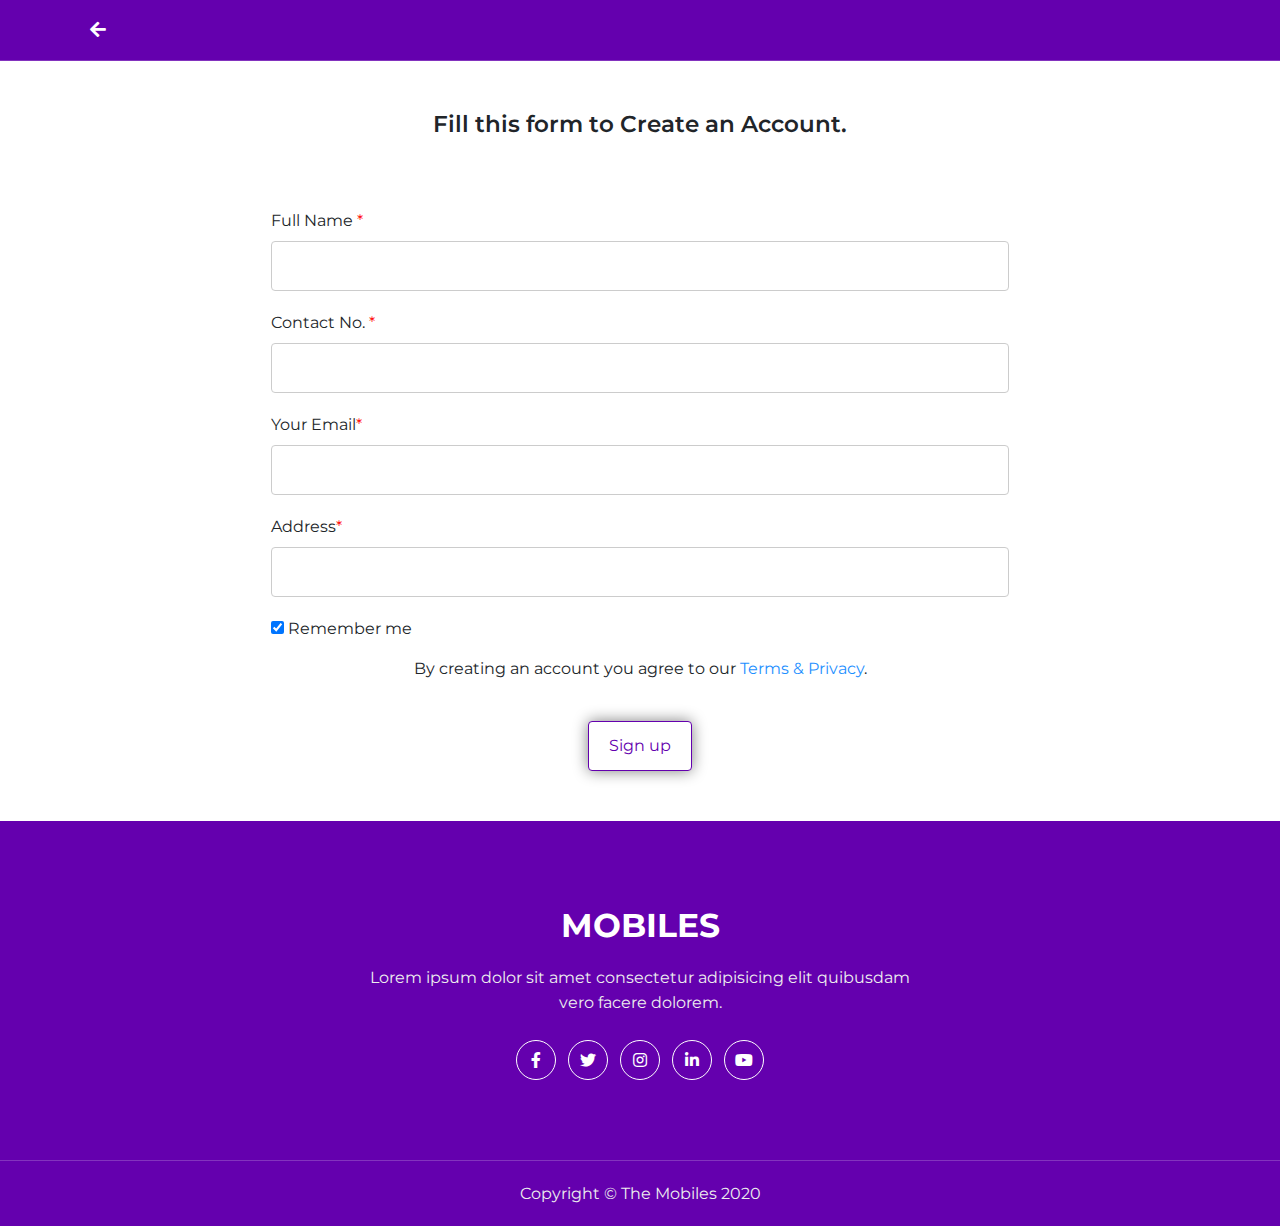
<file: signup.html>
<!DOCTYPE html>
<html lang="en">

<head>
  <meta charset="UTF-8">
  <meta name="viewport" content="width=device-width, initial-scale=1.0">
  <title>Document</title>
  <!-- Bootstrap -->
  <link rel="stylesheet" href="css/bootstrap.min.css">
  <!-- Main css -->
  <link rel="stylesheet" href="css/style.css">
  <!-- Color Skin -->
  <link rel="stylesheet" href="css/skin/skin.css">
  <!-- Fontawesome -->
  <link rel="stylesheet" href="css/fontawesome.css">
  <!-- Phone CSS -->
  <link rel="stylesheet" href="css/iphone.css">


</head>

<style>
  * {
    box-sizing: border-box;
  }

  .info h4 {
    font-size: 23px;
    font-weight: 600;
    margin: 50px 10px;
  }

  .container {
    left: 10%;
    right: 10%;
  }

  .mob-form {
    width: 60%;
    margin: auto;
    display: flexbox;
  }

  .mob-form .star {
    color: red;
  }

  input[type=text],
  input[type=number],
  select,
  textarea {
    width: 100%;
    padding: 12px;
    border: 1px solid #ccc;
    border-radius: 4px;
    resize: vertical;
  }

  label {
    padding: 20px 12px 0 0;
    display: inline-block;
  }

  .sign-up {
    background-color: #ffffff;
    color: #6400ae;
    padding: 12px 20px;
    border: 1px solid #6400ae;
    position: relative;
    border-radius: 4px;
    margin: auto;
    cursor: pointer;
    margin-bottom: 50px;
    box-shadow: 0 0 15px #808080;
  }

  .sign-up:hover {
    background-color: #6400ae;
    color: #ffffff;
  }



  /* Clear floats after the columns */
  .row:after {
    content: "";
    display: table;
    clear: both;
  }

  /* Responsive layout - when the screen is less than 600px wide, make the two columns stack on top of each other instead of next to each other */
  @media screen and (max-width: 900px) {
    .mob-form {
      width: 90%;
    }
  }
</style>

<body>

  <!-- Top section -->

  <header class="header">
    <div class="container">
      <div class="top-bar">
        <div class="row">
          <div class="back-arrow">
            <a href="index.html"><i class=" fas fa-arrow-left"></i></a>
          </div>
        </div>
      </div>
    </div>
  </header>

  <section class="info">
    <div class="container">
      <div class="row justify-content-center">
        <h4>
          Fill this form to Create an Account.
        </h4>
      </div>
    </div>
  </section>

  <!-- Form Section -->

  <div class="mob-form">
    <div class="container">

      <form action="/action_page.php">
        <div class="col-100">
          <label for="fname">
            <m>Full Name</m> <span class="star">*</span>
          </label>
        </div>
        <div class="col-100">
          <input type="text" id="name" name="name" placeholder="">
        </div>

        <div class="col-100">
          <label for="number">
            <m>Contact No.</m> <span class="star">*</span>
          </label>
        </div>
        <div class="col-100">
          <input type="number" id="contact" name="contact" placeholder="">
        </div>

        <div class="col-100">
          <label for="email">
            <m>Your Email</m><span class="star">*</span>
          </label>
        </div>
        <div class="col-100">
          <input type="text" id="email" name="email" placeholder="">
        </div>

        <div class="col-100">
          <label for="address">
            <m>Address</m><span class="star">*</span>
          </label>
        </div>
        <div class="col-100">
          <input type="text" id="address" name="address" placeholder="">
        </div>

        <label>
          <input type="checkbox" checked="checked" name="remember" style="margin-bottom:15px"> Remember me
        </label>
        <div class="row justify-content-center">

          <p style="margin-bottom: 40px;">By creating an account you agree to our <a href="#"
              style="color:dodgerblue">Terms & Privacy</a>.</p>

        </div>

        <div class="row">
          <a href="#" class="sign-up">Sign up</a>
        </div>
      </form>
    </div>
  </div>


  <!-- Footer Section -->

  <footer class="footer">
    <div class="container">
      <div class="row justify-content-center">
        <div class="col-lg-6">
          <div class="footer-logo">
            <a href="#"><span class="logo-mob"></span> MOBILES</a>
          </div>
          <div class="footer-text">
            <p>Lorem ipsum dolor sit amet consectetur adipisicing elit quibusdam vero
              facere dolorem.</p>
          </div>
          <div class="footer-social-link">
            <a href="#"><i class="fab fa-facebook-f"></i></a>
            <a href="#"><i class="fab fa-twitter"></i></a>
            <a href="#"><i class="fab fa-instagram"></i></a>
            <a href="#"><i class="fab fa-linkedin-in"></i></a>
            <a href="#"><i class="fab fa-youtube"></i></a>
          </div>
        </div>
      </div>
    </div>
    <div class="copyright">
      <p> Copyright &copy; The Mobiles 2020</p>
    </div>
  </footer>







  <!-- Main Js -->
  <script src="js/phones.js"></script>
  <!-- Jquery -->
  <script src="js/jquery.min.js"></script>
  <!-- Bootstrap -->
  <script src="js/bootstrap.min.js"></script>


</body>

</html>
</file>
<file: css/style.css>
@import url('https://fonts.googleapis.com/css2?family=Montserrat:wght@400;500;600;700;800&display=swap'); 
 
/* styles in  */
body{
    margin: 0;
    font-size: 16px;
    font-family: 'Montserrat', sans-serif;
    font-weight: 400;
}
.form-control{
    font-family: 'Montserrat', sans-serif; 
}

*{
    margin: 0;
    padding: 0;
    outline: none;
}
 
a{
    text-decoration: none !important;
}



.mybtn1,
.mybtn2{
    background-color: #ffffff;
    border-radius: 50px;
    font-weight: 500;
    font-size: 16px;
    text-transform: uppercase;
    padding: 10px 35px;
    border: none;
    cursor: pointer;
    position: relative;
    overflow: hidden;
    z-index: 1;
}

.mybtn1{
    background-color: #ffffff;
}
.mybtn2{
    color: #ffffff;
}
.mybtn2:hover{
    color: #ffffff;
}

.mybtn2:focus,
.mybtn1:focus{
    box-shadow: none;
}
.mybtn2::before,
.mybtn1::before{
    content: '';
    position: absolute;
    left: 0;
    top: 0;
    width: 0%;
    background-color: rgba(0, 0, 0, 0.15);
    height: 100%;
    z-index: -1;
    transition: all 0.3s ease;
}
.mybtn2:hover::before,
.mybtn1:hover::before{
    width: 100%;
}

.section-title {
    margin-bottom: 60px;
    text-align: center;
}
.section-title .title{
    font-size: 16px;
    font-weight: 500;
    line-height: 25px;
    display: inline-block;
    text-transform: uppercase;
    margin:0 0 15px;
    position: relative;
    padding: 5px 10px;
    z-index: 1;
}
.section-title .title::before{
    content: '';
    position: absolute;
    left: 0;
    top: 0;
    width: 100%;
    height: 100%;
    background-color: black;
    z-index: -1;
    border-radius: 4px;
    opacity: 0.1;
}
.section-title .subtitle{
    font-size: 30px;
    line-height: 38px;
    font-weight: 700;
    color: #222222;
    margin: 0;
}
.bg-light{
    background-color: #e8e8ec;
}

/* Header section */
.header{
    border-bottom: 1px solid rgba(255, 255, 255, 0.2);
}
.header .navbar{
    padding: 0;
    width: 100%;
}


.header .navbar.navbar-light .navbar-brand{
    font-size: 30px;
    font-weight: 700;
    text-transform: uppercase;
    color: #ffffff;
}
.header .navbar #collapsibleNavbar .nav-item .nav-link{
    color: #ffffff;
    font-size: 16px;
    text-transform: capitalize;
    font-weight: 600;
    padding: 20px 15px 20px ;
    line-height: 25px;
    opacity: 0.6;
}
 
.header .navbar #collapsibleNavbar .nav-item .nav-link.active{
    opacity: 1;
}



/* Home section */
.home-section{
    /* background-color: red; */
    padding: 250px 0 200px;
    position: relative;
    z-index: 1;
}

.home-section::before{
    content: '';
    position: absolute;
    left: 0;
    right: 0;
    bottom: -1px;
    height: 112px;
    background-image: url("../img/shape-bg.png");
    background-size: cover;
    background-position: bottom;
    background-repeat: no-repeat;
    z-index: -1;
}

.home-section .home-content h1{
    font-size: 53px;
    color: #ffffff;
    margin: 0;
    font-weight: 700;
    line-height: 55px;
}
.home-section .home-content p{
    color: #ffffff;
    font-size: 15px;
    margin-top: 25px;
    line-height: 20px;
    margin-bottom: 40px;
    font-weight: 400;
}
.home-section .home-img img{
  max-height: 550px;
    max-width: 400px;
    width: 100%;
    position: absolute;
    left: 120px;
    top: -120px;
    animation: productani01 3s linear infinite;
}

@keyframes productani01 {
    0%,100%{
        transform: translateX(30px);
    }
    50%{
        transform: translateY(-15px);
    }
}

.home-section .bg-shapes div{
    position: absolute;
    opacity: 0.1;
}

/* Small circle */
.home-section .bg-shapes div:nth-child(1){
    height: 100px;
    width: 100px;
    top: 70%;
    left: 80%;
    background-color: #ffffff;
    border-radius: 50%;
    animation: shapeani01 5s linear infinite;
}

/* Square */
.home-section .bg-shapes div:nth-child(2){
    height: 200px;
    width: 200px;
    top: 70%;
    right: 50%;
    background-color: transparent;
    border: 5px solid #ffffff;
    animation: shapeani02 15s linear infinite;
}

/* BIG circle */
.home-section .bg-shapes div:nth-child(3){
    height: 250px;
    width: 250px;
    top: 15%;
    right: calc(80% - 100px);
    background-color: #ffffff;
    border-radius: 50%; 
    animation: shapeani03 10s linear infinite;
}

/* Circle rotate */
.home-section .bg-shapes div:nth-child(4){
    height: 200px;
    width: 200px;
    top: 20%;
    right: 30%;
    background-color: transparent;
    border: 5px solid #ffffff;
    border-radius: 50%; 
    border-bottom: 5px solid transparent;
    animation: shapeani04 10s linear infinite;
}

@keyframes shapeani01{
    0%,100%{
        transform: translateY(0px);
    }
    50%{
        transform: translateY(50px);
    }
}
@keyframes shapeani02{
    0%{
        transform: rotate(0deg);
    }
    100%{
        transform: rotate(360deg);
    }
}
@keyframes shapeani03{
    0%,100%{
        transform: scale(0.5);
    }
    50%{
        transform: scale(1);
    }
}@keyframes shapeani04{
    0%{
        transform: rotate(0deg);
    }
    100%{
        transform: rotate(360deg);
    }
}


/* About section */
.about-section{
    background-color:#ffffff;
    padding: 130px 0 80px;
}


.about-section .about-img{
    position: relative;
    left: 8%;
}
.about-section .about-img img{
    position: relative;
    max-height: 450px;
    padding: 30px;
    display: flex;
    margin: auto;
}

.about-section .section-title{
    text-align: left;
    margin-bottom: 30px;
}
.about-section .col-lg-6{
    margin-left: 120px;
}

.about-section .about-content p{
    font-size: 16px;
    line-height: 25px;
    color: #555555;
    margin: 0;
}

.about-section .about-content ul{
    margin: 30px 0 0;
    display: block;
}

.about-section .about-content ul li{
    font-size: 16px;
    line-height: 26px;
    color: #555555;
    margin-bottom: 15px;
    font-weight: 500;
    position: relative;
    padding: 0 32px;
}
.about-section .about-content ul li i{
    height: 25px;
    width: 25px;
    display: inline-block;
    font-size: 16px;
    text-align: center;
    line-height: 26px;
    position: absolute;
    left: 0;
    top: 0;
}

/* services section */

.service-section{
    padding: 80px 0 80px ;
}
.service-section .service-item{
    box-shadow: 0 0 10px #dddde3;
    padding: 40px 30px;
    margin-bottom: 30px;
    background-color: #ffffff;
    border-radius: 5px;
    text-align: center;
    transition: all 0.5s ease;
}
.service-section .service-item:hover{
    transform: translateY(-10px);
} 
.service-section .service-item .icon{
    margin-bottom: 25px;
}
.service-section .service-item .icon i{
    font-size: 40px;
    display: inline-block;
    transition: all 0.5s ease;
}
.service-section .service-item h3{
    font-size: 22px;
    font-weight: 600;
    color: #222222;
    line-height: 30px;
    margin: 0 0 15px;
    transition: all 0.5s ease;
}
.service-section .service-item p{
    font-size: 15px;
    line-height: 25px;
    color: #555555;
    font-weight: 400;
    margin: 0; transition: all 0.5s ease;
}
.service-section .service-item:hover .icon i,
.service-section .service-item:hover h3,
.service-section .service-item:hover p{
    color: #ffffff;
}

/* Product section? */
.product-section{
    background-color: #ffffff;
    padding: 80px 0 80px;
}
.product-section .product-item{
    box-shadow: 0 0 10px #dddde3;
    border: 1px solid #e6e6e7;
    position: relative;
    margin: auto;
}
.product-section .product-item .product-img{
    border-bottom: 1px solid #eeeeee;
    position: relative;
}
.product-section .product-item .product-img .overlay{
    position: absolute;
    left: 0;
    top: 0;
    height: 100%;
    width: 100%;
    background-color: rgba(0, 0, 0, 0.6);
    transition: all 0.5s ease;
    opacity: 0;
    z-index: 1;
}
.product-section .product-item:hover .product-img .overlay{
    opacity: 1;
}
.product-section .product-item .product-img .overlay .btn{
    margin: auto;
    transform: translateY(100px);
    transition: all 0.5s ease;
}
.product-section .product-item:hover .product-img .overlay .btn{
    transform: translateY(0px);
}
.product-section .product-item .product-img img{
    height: 300px;
    max-width: 350px;
    padding: 30px;
    display: block;
}
.product-section .product-content{
    padding: 0 30px;
    text-align: center;
}
.product-section .product-content .product-name{
    font-weight: 600;
    padding-bottom: 10px;
}
.product-section .product-content .product-price{
    margin: 15px 0 5px;
}
.product-section .product-content .product-price .new-price{
    font-size: 18px;
    font-weight: 700;
    display: inline-block;
    margin: 0px 1px;
}
.product-section .product-content .product-price .old-price{
    font-size: 15px;
    /* display: inline-block; */
    font-weight: 400;
    color: #dddde3;
    padding-bottom: 5px;
    margin: 0;
}
.product-section .owl-carousel .owl-nav{
    text-align: center;
    margin-top: 40px;
}
.product-section .owl-carousel .owl-nav button.owl-next:focus,
.product-section .owl-carousel .owl-nav button.owl-prev:focus{
    /* box-shadow: none; */
outline: none;
}
.product-section .owl-carousel .owl-nav button.owl-next,
.product-section .owl-carousel .owl-nav button.owl-prev{
    height: 40px;
    width: 40px;
    display: inline-block;
    margin: 0 10px;
    border-radius: 50px;
    color: #ffffff;
    font-weight: 500;
    
}
.product-section .owl-carousel .owl-nav button.owl-next span,
.product-section .owl-carousel .owl-nav button.owl-prev span{
    font-size: 35px;
    display: block;
    margin-top: -8px;
}


/* Testimonial section */
.testimonial-section{
    padding: 80px 0 80px;
    background-image: url('../img/testback.jpg');
    background-position: center;
    background-attachment: fixed;
    position: relative;
    z-index: 1;
}
.testimonial-section::before{
    content: '';
    position: absolute;
    left: 0;
    top: 0;
    width: 100%;
    height: 100%;
    z-index: -1;
    opacity: 0.85;
}
.testimonial-section .section-title .title,
.testimonial-section .section-title .subtitle{
    color: #ffffff;
}
.testimonial-section .section-title .title::before{
    background-color: #ffffff;
}
.testimonial-section .testi-item{
    background-color: #ffffff;
    padding: 30px;
    border-radius: 5px;
    overflow: visible;
}
.testimonial-section .testi-comment p{
    font-size: 16px;
    line-height: 25px;
    color: #555555;
    font-weight: 400;
    margin: 0 0 10px;
    font-style: italic;
}
.testimonial-section .testi-comment p .fa-quote-left{
    margin-right: 5px;
}
.testimonial-section .testi-comment p .fa-quote-right{
    margin-left: 5px;
}
.testimonial-section .testi-comment .stars{
    margin: 0 0 20px;
}
.testimonial-section .testi-comment .stars li{
    display: inline-block;
    margin: 0 1px;
}
.testimonial-section .testi-comment .stars li i{
    font-size: 13px;
    color: #ff9800;
}

.testimonial-section .testi-item .client-info{
    position: relative;
    padding-left: 100px;
    padding-top: 12px;
}
.testimonial-section .testi-item .client-info img{
    height: 70px;
    width: 70px;
    border: 3px solid transparent;
    border-radius: 50%;
    position: absolute;
    left: 0;
    top: 0;
}
.testimonial-section .testi-item .client-info h5{
    font-size: 17px;
    font-weight: 600;
    margin: 0;
    line-height: 18px;
}
.testimonial-section .testi-item .client-info p{
    font-size: 14px;
    font-weight: 400;
    color: #555555;
}
.testimonial-section .owl-carousel .owl-nav{
    text-align: center;
    margin-top: 40px;
}
.testimonial-section .owl-carousel .owl-nav button.owl-next:focus,
.testimonial-section .owl-carousel .owl-nav button.owl-prev:focus{
    /* box-shadow: none; */
    outline: none;
}
.testimonial-section .owl-carousel .owl-nav button.owl-next,
.testimonial-section .owl-carousel .owl-nav button.owl-prev{
    height: 40px;
    width: 40px;
    display: inline-block;
    margin: 0 10px;
    border-radius: 50px;
    background-color: #ffffff;
    font-weight: 500;
    transition: all 0.5s ease;
}
.testimonial-section .owl-carousel .owl-nav button.owl-next:hover,
.testimonial-section .owl-carousel .owl-nav button.owl-prev:hover{
    color: #ffffff;
}
.testimonial-section .owl-carousel .owl-nav button.owl-next span,
.testimonial-section .owl-carousel .owl-nav button.owl-prev span{
    font-size: 35px;
    display: block;
    margin-top: -8px;
}


/* Newsletter section */
.newsletter-section{
    background-color: #ffffff;
    padding: 80px 0 80px;
}
.newsletter-section .newsletter-form .form-group{
    margin-bottom: 0;
}
.newsletter-section .newsletter-form .form-control{
    height: 60px;
    border-radius: 60px;
    padding: 0 185px 0 30px;
    outline: none;
    /* border: 1px solid #6400ae; */
    color: #555555;
    font-weight: 400;
    box-shadow: 0 0 15px #dddde3;
}
.newsletter-section .newsletter-form .form-control:focus{
    box-shadow: none;
}
.newsletter-section .newsletter-form{
    position: relative;
}
.newsletter-section .newsletter-form  .btn{
    height: 48px;
    position: absolute;
    top: 6px;
    right: 6px;
}

/* Contact us section */
.contact-section{
    background-color: #f8f7ff;
    padding: 80px 0 80px;
}
.contact-section .contact-form .form-group{
     margin-bottom: 20px;
}
.contact-section .contact-form .form-control{
    height: 50px;
   color: #555555;
   border: none;
   background: none;
   border-radius: 0;
   border-bottom: 2px solid #d9d9d9;
   transition: all 0.5s ease;
}
.contact-section .contact-form textarea.form-control{
    height: 120px;
}
.contact-section .contact-form .form-control:focus{
    box-shadow: none;
}

.contact-section .col-mg-5{
    margin-left: 20px;
}
.contact-section .contact-item{
    position: relative;
    padding-left: 70px;
    margin-bottom: 35px;
}
.contact-section .contact-item .icon{
    height: 50px;
    width: 50px;
    background-color: #f5f5ff;
    border-radius: 50%;
    text-align: center;
    position: absolute;
    left: 0;
    top: 0;
}
.contact-section .contact-item .icon i{
    line-height: 50px;
    font-size: 20px;
}
.contact-section .contact-item h5{
    font-size: 16px;
    font-weight: 600;
    line-height: 25px;
    margin: 0 0 2px;
}
.contact-section .contact-item p{
    font-size: 16px;
    font-weight: 400;
    line-height: 25px;
    color: #555555;
    margin: 0;
}

/* Footer Section */
.footer{
    padding-top: 80px;
    text-align: center;
}
.footer .footer-logo a{
    font-size: 33px;
    font-weight: 700;
    color: #ffffff;
    text-transform: uppercase;
    display: block;
    margin: 0 0 15px;
}
.footer .footer-text p{
    font-size: 16px;
    line-height: 25px;
    color: #eeeeee;
    font-weight: 400;
    margin: 0 0 25px;
}
.footer .footer-social-link {
    margin-bottom: 80px;
}
.footer .footer-social-link a{
    display: inline-block;
    text-align: center;
    margin: 0 4px;
}
.footer .footer-social-link a i{
    height: 40px;
    width: 40px;
    border: 1px solid #ffffff;
    display: block;
    color: #ffffff;
    line-height: 38px;
    border-radius: 50%;
    transition: all 0.5s ease;
   }
   .footer .footer-social-link a:hover i{
        background-color: #ffffff ;
   }
   .footer .copyright{
       border-top:1px solid rgba(255, 255, 255, 0.2);
       padding: 20px 15px;
   }
   .footer .copyright p{
       margin: 0;
       font-size: 16px;
       line-height: 25px;
       color: #eeeeee;
       font-weight: 400;
   }
</file>
<file: css/skin/skin.css>
/* Payment page */
.continue-btn .btn:hover,
/* iphone page */
header .top-bar,
#myBtn,  /*up button*/
/* main page */
.header .navbar-light .navbar-toggler-icon::after,
.header .navbar-light .navbar-toggler-icon::before,
.header .navbar-light .navbar-toggler-icon,
.footer,
.mybtn2,
.testimonial-section .owl-carousel .owl-nav button.owl-next:hover,
.testimonial-section .owl-carousel .owl-nav button.owl-prev:hover,
.testimonial-section::before,
.product-section .owl-carousel .owl-nav button.owl-next,
.product-section .owl-carousel .owl-nav button.owl-prev,
.service-section .service-item:hover,
.section-title .title::before,
.home-section,
.header{
    background-color: #6400ae;
}

/* Buttos and hover */
/* Payment page */
.continue-btn .btn,
.logo i,
/* Iphone page */
.second-sec .heighlight-content li i,
/* Main page */
.footer .footer-social-link a:hover i,
.contact-section .contact-item h5,
.contact-section .contact-item .icon i,
.testimonial-section .owl-carousel .owl-nav button.owl-next,
.testimonial-section .owl-carousel .owl-nav button.owl-prev,
.testimonial-section .testi-item .client-info h5,
.product-section .product-content .product-price .new-price,
.service-section .service-item .icon i,
.about-section .about-content ul li i,
.section-title .title,
.mybtn1:hover,
.mybtn1{
    color: #6400ae;
}

/* For 2px border */
.testimonial-section .testi-item .client-info img{
    border: 2px solid #6400ae;
} 

/* For 1px border */

.contact-section .contact-form .form-control:focus{
    border-bottom: 2px solid #6400ae;
}
/* Payment page */
input[type="text"]:focus,
.continue-btn .btn{
    border: 1px solid #6400ae;
}
/* Main page */
.newsletter-section .newsletter-form .form-control{
    border: 1px solid #6400ae;
}

@media(max-width: 991px){
    .header .navbar #collapsibleNavbar .nav-item .nav-link{
         color: #6400ae;
    }
}

/* colors
6400ae */
</file>
<file: css/responsive.css>
@media(max-height:1367px){
    .product-section .product-item .product-img img{
        max-height: 400px;
        max-width: 250px;
    }
}
@media(max-width:1199px){
    .home-section .home-img{
        text-align: center;
    }
    .home-section .home-img img{
        position: relative;
        left: auto;
        top: auto;
        height: 450px;
        width: 300px;
    }
}

@media(max-width: 991px){
    .header{
        padding: 5px 0;
    }
    .header .navbar-nav{
        background-color: #ffffff;
    }
   
    .header .navbar #collapsibleNavbar .nav-item .nav-link{
        padding: 10px 20px 10px;
    }
    .header .navbar-light .navbar-toggler{
        background-color: #ffffff;
        padding: 0;
        height: 38px;
        width: 45px;
        color: #6400ae;
    }
    .header .navbar-light .navbar-toggler:focus{
        outline: none;
    }
    .header .navbar-light .navbar-toggler-icon{
        background-image: none;
        height: 2px;
        width: 24px;
        position: relative;
    }
    .header .navbar-light .navbar-toggler-icon::before{
        content: '';
        position: absolute;
        height: 2px;
        width: 100%;
        left: 0;
        top: -7px;
    }
    .header .navbar-light .navbar-toggler-icon::after{
        content: '';
        position: absolute;
        height: 2.5px;
        width: 100%;
        left: 0;
        top: 7px;
    }
    .home-section .home-img{
        margin-bottom: 40px;
    }
    .home-section{
        padding: 150px 0 150px;
    }
    .about-section .col-lg-6{
        margin-left: 30px;
    }
    .about-section .about-img img{
        position: relative;
        padding: 30px;
        display: flex;
        margin: auto;
    }
    
}

@media(max-width: 769px){
    .home-section .home-content h1{
        font-size: 40px;
        line-height: 44px;
    }
    .home-section .bg-shapes div:nth-child(2){
        top: 55%;
        left: 10%;
    }
    .home-section .bg-shapes div:nth-child(3){
        top: 5%;
        left: 15%;
    }
    .home-section .bg-shapes div:nth-child(4){
        top: 30%;
        right: 15%;
    }
    .home-section .bg-shapes div:nth-child(1){
        left: 70%;
    }
    .product-section .product-item .product-img img{
        max-height: 400px;
        max-width: 250px;
    }
    

}
@media(max-width: 575px){
    .container{
        padding-left: 30px;
        padding-right: 30px;
        left: 0;
        right: 0;
    }
    .header{
        position: sticky;
        top: -1;
    }
     .home-section{
        padding-top: 50px;
    } 
    .home-section .bg-shapes div:nth-child(2){
        top: 55%;
        left: -5%;
    }
    .home-section .bg-shapes div:nth-child(3){
        top: 2%;
        left: -10%;
    }
    .home-section .bg-shapes div:nth-child(4){
        top: 30%;
        right: 1%;
    }
    .home-section .bg-shapes div:nth-child(1){
        left: 70%;
        top: 80%;
    }
    .home-section .home-content h1 {
        font-size: 35px;
        line-height: 44px;
    }
    .section-title .title {
        font-size: 14px;
        font-weight: 500;
    }
    .section-title .subtitle{
        font-size: 20px;
        line-height: 33px;
        font-weight: 700;
    }
    .about-section .col-lg-6{
        margin-left: 15px;
    }
    .about-section .about-img img{
        left: 10%;
    }
    .about-section .about-img img{
        height: 400px;
        width: 300px;

    }
    .product-section .product-item .product-img img{
        max-height: 250px;
        max-width: 200px;
    }
    .newsletter-section .newsletter-form .form-control{
        padding: 0 80px 0 30px;
    }
    .newsletter-section .newsletter-form .btn span{
        display: none;
    }
    .contact-section .col-mg-5{
        padding-left: 20px;
    }

    .footer-text p{
        font-size: 5px;
    }
}

@media(max-width: 410px){
    /* .about-section .about-img img{
        max-height: 300px;
        max-width: 250px;
    } */
    .home-section .home-img img{
        max-height: 500px;
          max-width: 350px;
    }
}
@media(max-width: 360px){
  
    .home-section .home-img img{
        max-height: 400px;
          max-width: 250px;
    }
    .about-section .about-img img{
        left: 0;
    }
}
@media(max-width: 321px){
    .about-section .about-img img{
        max-height: 320px;
        max-width: 250px;
    }
    .home-section .home-img img{
        max-height: 400px;
          max-width: 250px;
    }
    .about-section .about-img img{
        left: 1%;
    }
}
@media(max-width: 321px){
    .container{
        left: 0;
        right: 0;
    }
}
</file>
<file: css/iphone.css>
@import url('https://fonts.googleapis.com/css2?family=Montserrat:wght@400;500;600;700;800&display=swap'); 
 
/* styles in  */
body{
    margin: 0;
    font-size: 16px;
    font-family: 'Montserrat', sans-serif;
    font-weight: 400;
}
.form-control{
    font-family: 'Montserrat', sans-serif; 
}

*{
    margin: 0;
    padding: 0;
    outline: none;
}
 
a{
    text-decoration: none !important;
}

html{
  scroll-behavior: smooth;
}

/* Titles */
.section-title {
  margin-bottom: 40px;
  text-align: center;
  display: inline-block;
}
.section-title .title{
    font-size: 8px;
    font-weight: 500;
    line-height: 8px;
    display: inline-block;
    text-transform: uppercase;
    margin-left: 20px;
    position: relative;
    padding: 5px 10px;
    z-index: 1;
}
.section-title .title::before{
    content: '';
    position: absolute;
    left: 0;
    top: 0;
    width: 100%;
    height: 100%;
    background-color: black;
    z-index: -1;
    border-radius: 4px;
    opacity: 0.1;
}

/* Button */
.mybtn1,
.mybtn2{
    background-color: #ffffff;
    border-radius: 50px;
    font-weight: 500;
    font-size: 16px;
    text-transform: uppercase;
    padding: 10px 35px;
    border: none;
    cursor: pointer;
    position: relative;
    overflow: hidden;
    z-index: 1;
}

.second-sec .btn{
  margin-top: 30px;
}
.mybtn2{
    color: #ffffff;
}
.mybtn2:hover{
    color: #ffffff;
}

.mybtn2:focus{
    box-shadow: none;
}
.mybtn2::before{
    content: '';
    position: absolute;
    left: 0;
    top: 0;
    width: 0%;
    background-color: rgba(0, 0, 0, 0.15);
    height: 100%;
    z-index: -1;
    transition: all 0.3s ease;
}
.mybtn2:hover::before{
    width: 100%;
}



/* Header section */
header .top-bar{
    height: 60px;
    width: 100%;
}

header .row{
    justify-content: space-between;
}
header .top-bar .back-arrow i, .cart{
    font-size: 18px;
    font-weight: 600;
    color: #ffffff;
    margin: 20px;
}

/* Second section */
.second-sec{
    padding: 50px 0px;
}
        
.second-sec .row .phone-content h2{
    font-size: 35px;
    font-weight: 600;
}
.second-sec .row .phone-content .rating li{
    display: inline-block;
    margin: 0 1px;
}
.second-sec .row .phone-content .rating li i{
    font-size: 13px;
    color: #ff9800;
}

.second-sec .price {
  position: relative;
  display: inline-flex;
  padding-top: 25px;
}

.second-sec .price-content .price h6{
  font-size: 14px;
  margin-left: 30px;
  padding: 8px;
  color:  #e8e8ec;
}
          
.second-sec .price-content .price p{
  font-size: 16px;
  margin: 0;
  padding: 0px;
}
.second-sec .row .heading h3{
  font-size: 20px;
  font-weight: 500;
  padding: 20px 0px 10px 5px;
}
.second-sec .heighlight-content ul{
  display: block;
  margin: 30px 0 0;
}
.second-sec .heighlight-content li {
  font-size: 16px;
    line-height: 20px;
    color: #555555;
    margin-bottom: 15px;
    font-weight: 500;
    position: relative;
    padding: 0 32px;
}
.second-sec .heighlight-content li i{
   height: 2px;
    width: 2px;
    display: inline-block;
    font-size: 8px;
    text-align: center;
    line-height: 26px;
    position: absolute;
    left: 0;
    top: 0;
}


  
/* Images  of second section*/
  .second-sec .mySlides img{
    max-height: 450px;
    position: relative;
   margin: auto;
  display: flex;
  }

  .cursor {
    cursor: pointer;
  }
  
  /* Next & previous buttons */
  .prev,
  .next {
    cursor: pointer;
    position: absolute;
    top: 40%;
    width: auto;
    padding: 16px;
    margin-top: -50px;
    color: white;
    font-weight: bold;
    font-size: 20px;
    border-radius: 0 3px 3px 0;
    user-select: none;
    -webkit-user-select: none;
  }
  
  /* Position the "next button" to the right */
  .next {
    right: 0;
    border-radius: 3px 0 0 3px;
  }
  
 
  /* Number text (1/3 etc) */
  .numbertext {
    color: #000000;
    font-size: 12px;
    padding: 8px 12px;
    position: absolute;
    top: 0;
  }
  
  /* Six columns side by side */
  .column {
    float: left;
    width: 16.66%;
  }

  .column img{
    display: flex;
    margin: auto;
  }

  
  /* Add a transparency effect for thumnbail images */
  .demo {
    opacity: 0.6;
  }
  
  .active,
  .demo:hover {
    opacity: 1;
  }

  .second-sec .img-section .row{
    padding: 45px 0;
  }



/* Third section */

.third-sec{
  padding: 50px 0;
}

.third-sec .title{
  font-size: 18px;
  line-height: 14px;
  padding: 10px 20px;
}


table {
  border-collapse: collapse;
  border-spacing: 0;
  width: 100%;
  display: flex;
  border: 1px solid #ddd;
 
}

th {
  text-align: left;
  padding: 15px;
  /* border-left: 1px solid #ddd; */

}

td {
  text-align: left;
  padding-right: 15px;
  font-size: 14px;
  font-weight: 500;
  border-left: 1px solid #ddd;
}
.on {
  text-align: left;
  padding: 16px;
}


tr:nth-child(even) {
  background-color: #f2eaff;
}


/* Fourth Section */
.fourth-sec{
  padding: 50px 0;
  background-color: #fafafa;
}

.fourth-sec .title{
  font-size: 18px;
  line-height: 14px;
  padding: 10px 20px;
}

.fourth-sec .product-content .text h3, .text p{
  text-align: center;
}

/* Footer Section */
.footer{
  padding-top: 80px;
  text-align: center;
}
.footer .footer-logo a{
  font-size: 33px;
  font-weight: 700;
  color: #ffffff;
  text-transform: uppercase;
  display: block;
  margin: 0 0 15px;
}
.footer .footer-text p{
  font-size: 16px;
  line-height: 25px;
  color: #eeeeee;
  font-weight: 400;
  margin: 0 0 25px;
}
.footer .footer-social-link {
  margin-bottom: 80px;
}
.footer .footer-social-link a{
  display: inline-block;
  text-align: center;
  margin: 0 4px;
}
.footer .footer-social-link a i{
  height: 40px;
  width: 40px;
  border: 1px solid #ffffff;
  display: block;
  color: #ffffff;
  line-height: 38px;
  border-radius: 50%;
  transition: all 0.5s ease;
 }
 .footer .footer-social-link a:hover i{
      background-color: #ffffff ;
 }
 .footer .copyright{
     border-top:1px solid rgba(255, 255, 255, 0.2);
     padding: 20px 15px;
 }
 .footer .copyright p{
     margin: 0;
     font-size: 16px;
     line-height: 25px;
     color: #eeeeee;
     font-weight: 400;
 }






/* Responsive */

@media(max-width: 977px){
  .second-sec .mob{
    margin-top: 100px;
  }
  .fourth-sec .product-img img{
    max-width: 500px;
  }
}

@media(max-width: 768px){
  .second-sec .mySlides img{
    max-height: 400px;
    margin: auto;
    display: flex;
  }
  .fourth-sec .product-img img{
    max-width: 450px;
  }
}

@media(max-width: 516px){
  .second-sec{
    padding: 50px 0 0 0;
  }
  .second-sec .mySlides img{
    max-height: 400px;
  }
  .column img{
    display: flex;
    margin: auto;
  }
  
  .third-sec table td h4{
    font-size: 16px;
  }
  .third-sec table td{
    font-size: 12px;
  }
  .fourth-sec .product-img img{
    max-width: 400px;
  }
}

@media(max-width: 412px){
  .second-sec .row .phone-content h2{
    font-size: 30px;
  }
      .second-sec .price-content .price h3{
        font-size: 1.3rem;
      }
      .second-sec .price-content .price h6{
    font-size: 10px;
  }
            
  .second-sec .price-content .price p{
    font-size: 14px;
  }
 
  .second-sec .mySlides img{
    max-height: 350px;
  }
  .fourth-sec .product-img img{
    max-width: 350px;
  }
  .fourth-sec h3{
    font-size: 1rem;
  }
  p{
    font-size: 0.7rem;
  }
}

@media(max-width: 364px){
  .section-title .title{
    font-size: 10px;
  }
  .second-sec .mySlides img{
    max-height: 250px;
  }
  .third-sec table td h4{
    font-size: 16px;
  }
  .third-sec table td{
    font-size: 10px;
  }
  .fourth-sec .product-img img{
    max-width: 250px;
  }
}






#myBtn {
  display: none;
  position: fixed;
  bottom: 20px;
  margin: auto;
  width: 50px;
  height: 50px;
  right: 30px;
  z-index: 99;
  font-size: 25px;
  border: none;
  outline: none;
  background-color: red;
  color: white;
  cursor: pointer;
  padding: 10px 0 45px 0;
  border-radius: 50%;
}
</file>
